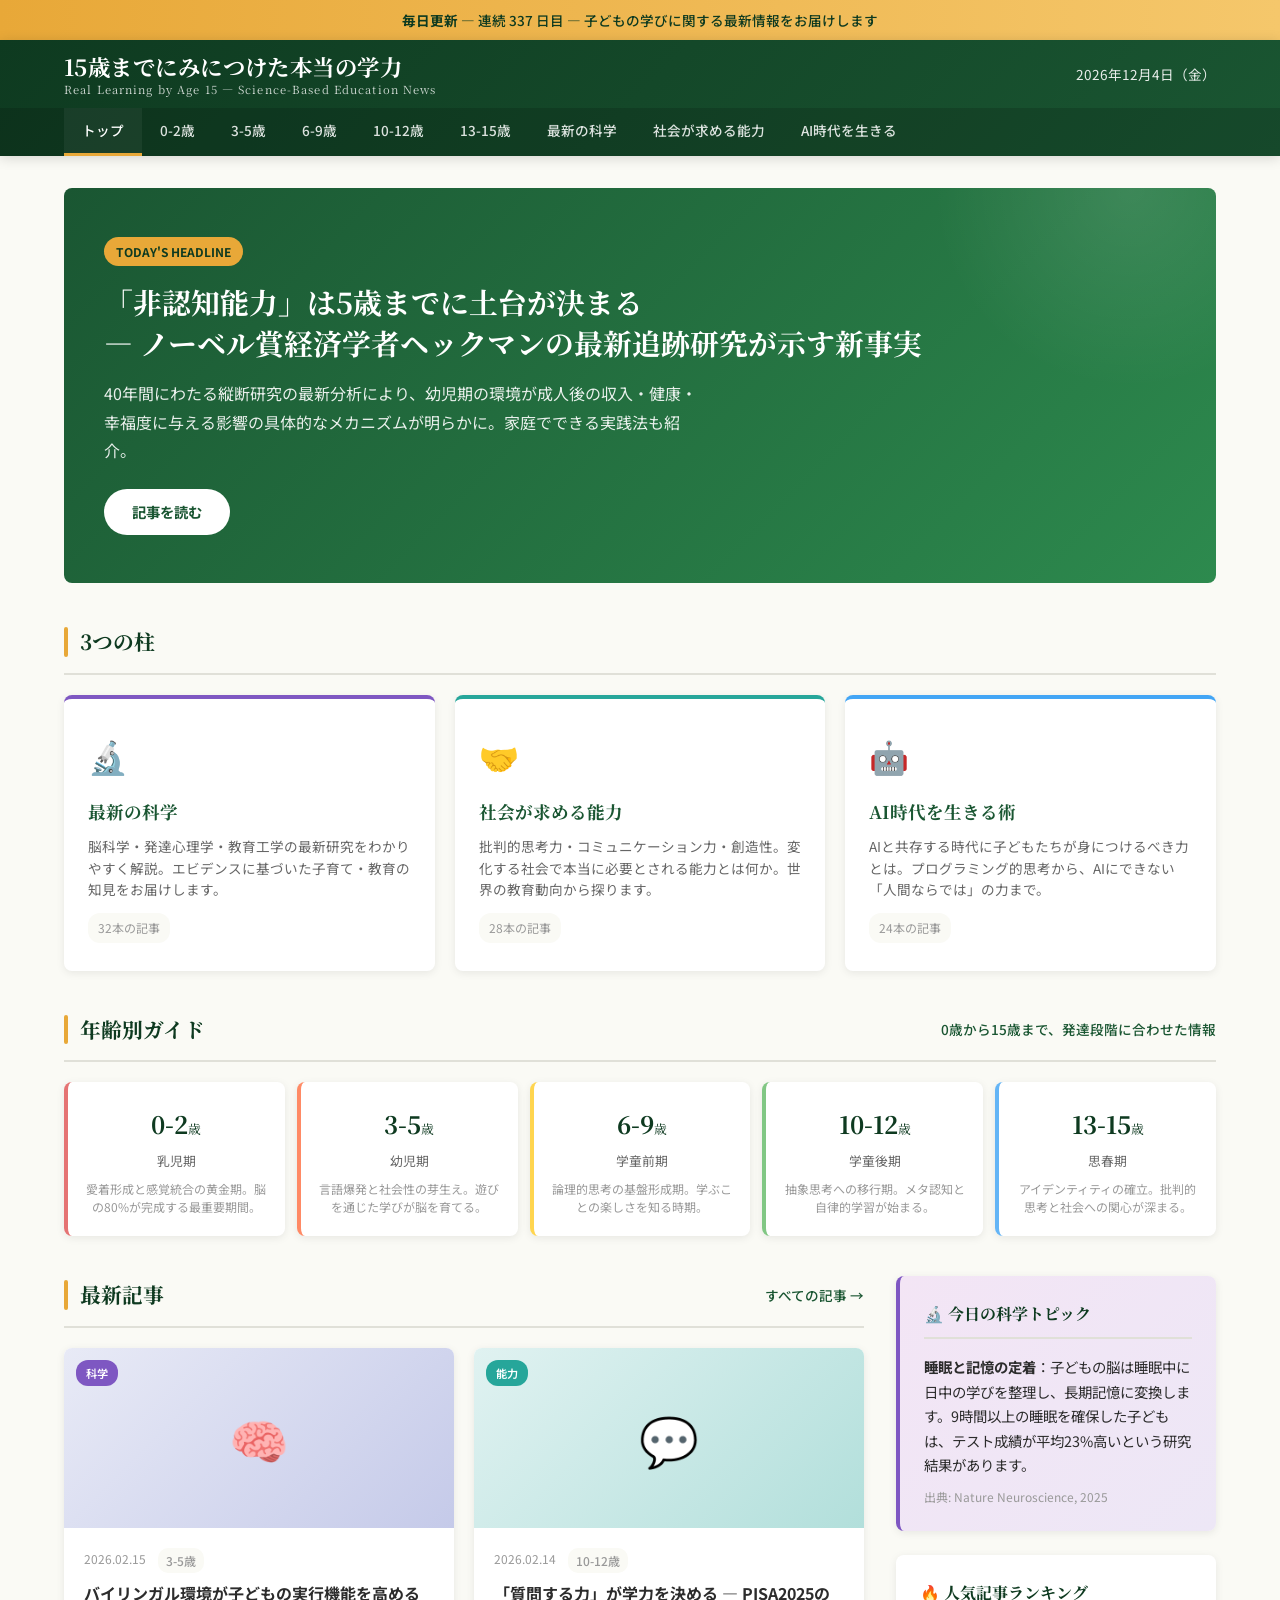
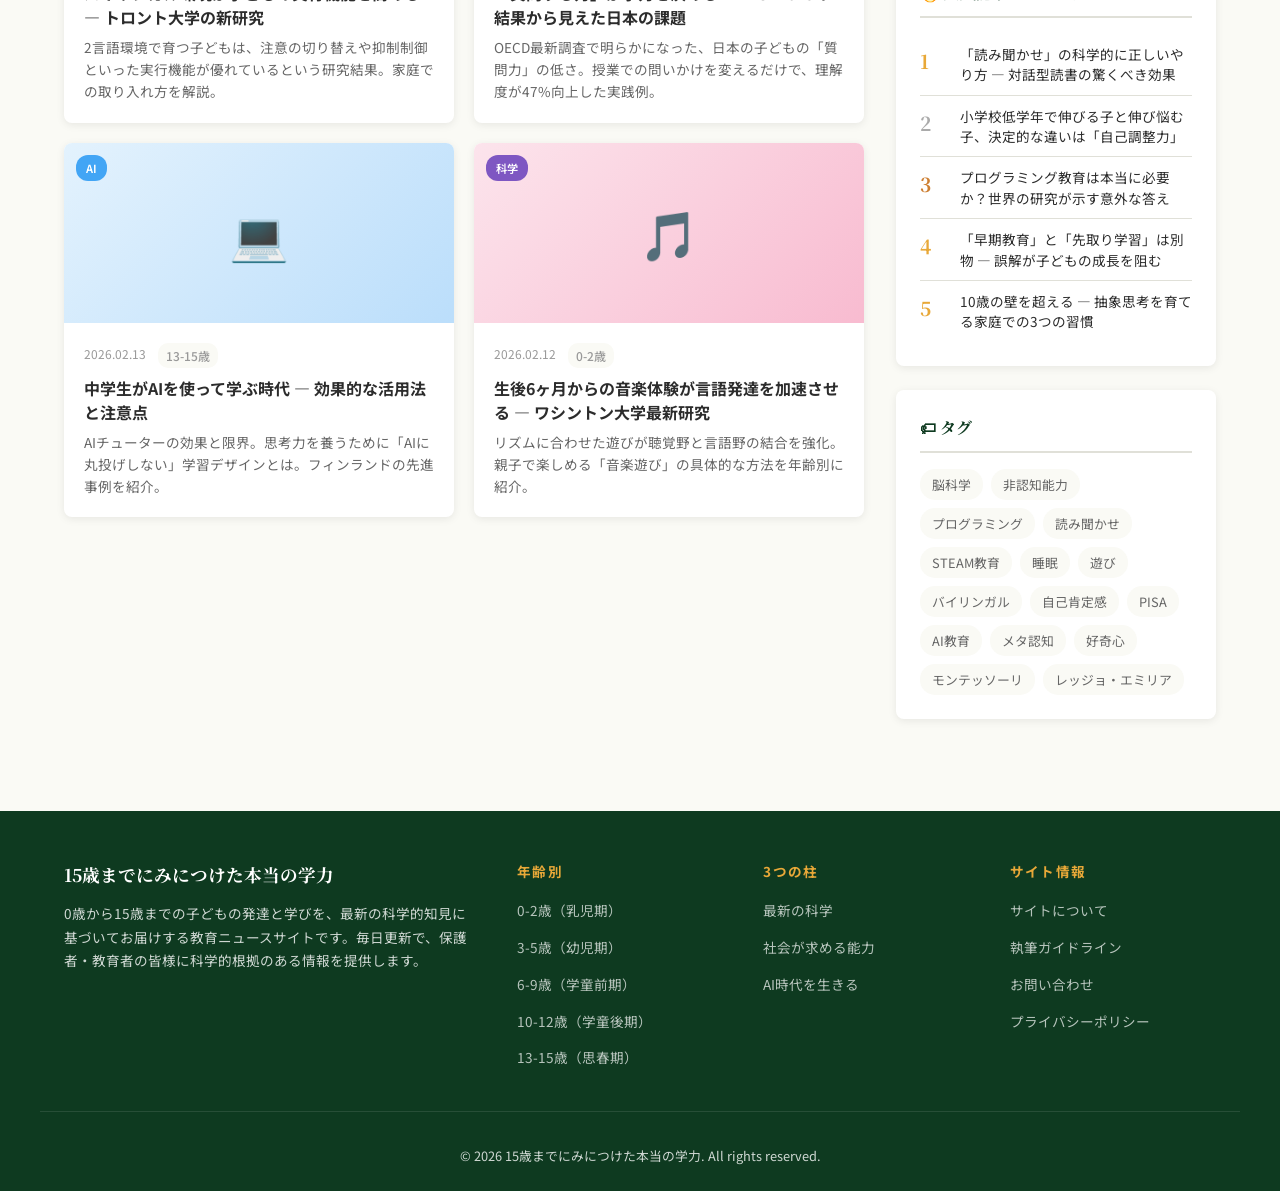
<file: index.html>
<!DOCTYPE html>
<html lang="ja">
<head>
  <meta charset="UTF-8">
  <meta name="viewport" content="width=device-width, initial-scale=1.0">
  <meta name="description" content="0歳から15歳までの子どもの本当の学力を、最新科学・社会で必要な能力・AI時代を生きる術の3本柱で毎日お届けする教育ニュースサイト">
  <title>15歳までにみにつけた本当の学力 | 科学が照らす子どもの未来</title>
  <link rel="preconnect" href="https://fonts.googleapis.com">
  <link rel="preconnect" href="https://fonts.gstatic.com" crossorigin>
  <link href="https://fonts.googleapis.com/css2?family=Noto+Sans+JP:wght@400;500;700&family=Noto+Serif+JP:wght@400;700&display=swap" rel="stylesheet">
  <link rel="stylesheet" href="css/style.css">
</head>
<body>

  <!-- Daily Update Bar -->
  <div class="daily-update">
    <strong>毎日更新</strong> &#8212; 連続 <span class="day-count">1</span> 日目 &#8212; 子どもの学びに関する最新情報をお届けします
  </div>

  <!-- Header -->
  <header class="site-header">
    <div class="header-top">
      <div class="site-logo">
        <h1>
          15歳までにみにつけた本当の学力
          <span>Real Learning by Age 15 &#8212; Science-Based Education News</span>
        </h1>
      </div>
      <div class="header-date"></div>
      <button class="menu-toggle" aria-label="メニュー" aria-expanded="false">&#9776;</button>
    </div>
    <nav class="main-nav">
      <ul>
        <li><a href="index.html" class="active">トップ</a></li>
        <li><a href="age/0-2/index.html">0-2歳</a></li>
        <li><a href="age/3-5/index.html">3-5歳</a></li>
        <li><a href="age/6-9/index.html">6-9歳</a></li>
        <li><a href="age/10-12/index.html">10-12歳</a></li>
        <li><a href="age/13-15/index.html">13-15歳</a></li>
        <li><a href="articles/science.html">最新の科学</a></li>
        <li><a href="articles/skills.html">社会が求める能力</a></li>
        <li><a href="articles/ai-era.html">AI時代を生きる</a></li>
      </ul>
    </nav>
  </header>

  <!-- Main Content -->
  <main class="main-content">
    <div class="container">

      <!-- Hero Section -->
      <section class="hero-section">
        <div class="hero-banner">
          <span class="hero-tag">TODAY'S HEADLINE</span>
          <h2>「非認知能力」は5歳までに土台が決まる<br>&#8212; ノーベル賞経済学者ヘックマンの最新追跡研究が示す新事実</h2>
          <p>40年間にわたる縦断研究の最新分析により、幼児期の環境が成人後の収入・健康・幸福度に与える影響の具体的なメカニズムが明らかに。家庭でできる実践法も紹介。</p>
          <a href="articles/sample-article.html" class="hero-btn">記事を読む</a>
        </div>
      </section>

      <!-- Three Pillars -->
      <section class="pillars-section">
        <div class="section-header">
          <h2>3つの柱</h2>
        </div>
        <div class="pillars-grid">
          <a href="articles/science.html" class="pillar-card science">
            <div class="pillar-icon">&#x1F52C;</div>
            <h3>最新の科学</h3>
            <p>脳科学・発達心理学・教育工学の最新研究をわかりやすく解説。エビデンスに基づいた子育て・教育の知見をお届けします。</p>
            <span class="pillar-count">32本の記事</span>
          </a>
          <a href="articles/skills.html" class="pillar-card skills">
            <div class="pillar-icon">&#x1F91D;</div>
            <h3>社会が求める能力</h3>
            <p>批判的思考力・コミュニケーション力・創造性。変化する社会で本当に必要とされる能力とは何か。世界の教育動向から探ります。</p>
            <span class="pillar-count">28本の記事</span>
          </a>
          <a href="articles/ai-era.html" class="pillar-card ai">
            <div class="pillar-icon">&#x1F916;</div>
            <h3>AI時代を生きる術</h3>
            <p>AIと共存する時代に子どもたちが身につけるべき力とは。プログラミング的思考から、AIにできない「人間ならでは」の力まで。</p>
            <span class="pillar-count">24本の記事</span>
          </a>
        </div>
      </section>

      <!-- Age Stage Navigation -->
      <section class="age-nav-section">
        <div class="section-header">
          <h2>年齢別ガイド</h2>
          <span class="more-link">0歳から15歳まで、発達段階に合わせた情報</span>
        </div>
        <div class="age-stages">
          <a href="age/0-2/index.html" class="age-card">
            <div class="age-range">0-2<span>歳</span></div>
            <div class="age-label">乳児期</div>
            <div class="age-desc">愛着形成と感覚統合の黄金期。脳の80%が完成する最重要期間。</div>
          </a>
          <a href="age/3-5/index.html" class="age-card">
            <div class="age-range">3-5<span>歳</span></div>
            <div class="age-label">幼児期</div>
            <div class="age-desc">言語爆発と社会性の芽生え。遊びを通じた学びが脳を育てる。</div>
          </a>
          <a href="age/6-9/index.html" class="age-card">
            <div class="age-range">6-9<span>歳</span></div>
            <div class="age-label">学童前期</div>
            <div class="age-desc">論理的思考の基盤形成期。学ぶことの楽しさを知る時期。</div>
          </a>
          <a href="age/10-12/index.html" class="age-card">
            <div class="age-range">10-12<span>歳</span></div>
            <div class="age-label">学童後期</div>
            <div class="age-desc">抽象思考への移行期。メタ認知と自律的学習が始まる。</div>
          </a>
          <a href="age/13-15/index.html" class="age-card">
            <div class="age-range">13-15<span>歳</span></div>
            <div class="age-label">思春期</div>
            <div class="age-desc">アイデンティティの確立。批判的思考と社会への関心が深まる。</div>
          </a>
        </div>
      </section>

      <!-- Latest Articles + Sidebar -->
      <div class="content-grid">
        <section class="latest-articles">
          <div class="section-header">
            <h2>最新記事</h2>
            <a href="articles/science.html" class="more-link">すべての記事 &rarr;</a>
          </div>
          <div class="articles-grid">

            <article class="article-card">
              <div class="article-thumb" style="background: linear-gradient(135deg, #e8eaf6, #c5cae9);">
                <span class="thumb-category science">科学</span>
                &#x1F9E0;
              </div>
              <div class="article-body">
                <div class="article-meta">
                  <time>2026.02.15</time>
                  <span class="age-tag">3-5歳</span>
                </div>
                <h3><a href="articles/sample-article.html">バイリンガル環境が子どもの実行機能を高める &#8212; トロント大学の新研究</a></h3>
                <p class="excerpt">2言語環境で育つ子どもは、注意の切り替えや抑制制御といった実行機能が優れているという研究結果。家庭での取り入れ方を解説。</p>
              </div>
            </article>

            <article class="article-card">
              <div class="article-thumb" style="background: linear-gradient(135deg, #e0f2f1, #b2dfdb);">
                <span class="thumb-category skills">能力</span>
                &#x1F4AC;
              </div>
              <div class="article-body">
                <div class="article-meta">
                  <time>2026.02.14</time>
                  <span class="age-tag">10-12歳</span>
                </div>
                <h3><a href="#">「質問する力」が学力を決める &#8212; PISA2025の結果から見えた日本の課題</a></h3>
                <p class="excerpt">OECD最新調査で明らかになった、日本の子どもの「質問力」の低さ。授業での問いかけを変えるだけで、理解度が47%向上した実践例。</p>
              </div>
            </article>

            <article class="article-card">
              <div class="article-thumb" style="background: linear-gradient(135deg, #e3f2fd, #bbdefb);">
                <span class="thumb-category ai">AI</span>
                &#x1F4BB;
              </div>
              <div class="article-body">
                <div class="article-meta">
                  <time>2026.02.13</time>
                  <span class="age-tag">13-15歳</span>
                </div>
                <h3><a href="#">中学生がAIを使って学ぶ時代 &#8212; 効果的な活用法と注意点</a></h3>
                <p class="excerpt">AIチューターの効果と限界。思考力を養うために「AIに丸投げしない」学習デザインとは。フィンランドの先進事例を紹介。</p>
              </div>
            </article>

            <article class="article-card">
              <div class="article-thumb" style="background: linear-gradient(135deg, #fce4ec, #f8bbd0);">
                <span class="thumb-category science">科学</span>
                &#x1F3B5;
              </div>
              <div class="article-body">
                <div class="article-meta">
                  <time>2026.02.12</time>
                  <span class="age-tag">0-2歳</span>
                </div>
                <h3><a href="#">生後6ヶ月からの音楽体験が言語発達を加速させる &#8212; ワシントン大学最新研究</a></h3>
                <p class="excerpt">リズムに合わせた遊びが聴覚野と言語野の結合を強化。親子で楽しめる「音楽遊び」の具体的な方法を年齢別に紹介。</p>
              </div>
            </article>

          </div>
        </section>

        <!-- Sidebar -->
        <aside class="sidebar">
          <div class="sidebar-widget today-science">
            <h3>&#x1F52C; 今日の科学トピック</h3>
            <p class="science-fact">
              <strong>睡眠と記憶の定着</strong>：子どもの脳は睡眠中に日中の学びを整理し、長期記憶に変換します。9時間以上の睡眠を確保した子どもは、テスト成績が平均23%高いという研究結果があります。
            </p>
            <p class="science-source">出典: Nature Neuroscience, 2025</p>
          </div>

          <div class="sidebar-widget">
            <h3>&#x1F525; 人気記事ランキング</h3>
            <ol class="ranking-list">
              <li>
                <span class="ranking-num">1</span>
                <a href="#">「読み聞かせ」の科学的に正しいやり方 &#8212; 対話型読書の驚くべき効果</a>
              </li>
              <li>
                <span class="ranking-num">2</span>
                <a href="#">小学校低学年で伸びる子と伸び悩む子、決定的な違いは「自己調整力」</a>
              </li>
              <li>
                <span class="ranking-num">3</span>
                <a href="#">プログラミング教育は本当に必要か？世界の研究が示す意外な答え</a>
              </li>
              <li>
                <span class="ranking-num">4</span>
                <a href="#">「早期教育」と「先取り学習」は別物 &#8212; 誤解が子どもの成長を阻む</a>
              </li>
              <li>
                <span class="ranking-num">5</span>
                <a href="#">10歳の壁を超える &#8212; 抽象思考を育てる家庭での3つの習慣</a>
              </li>
            </ol>
          </div>

          <div class="sidebar-widget">
            <h3>&#x1F3F7; タグ</h3>
            <div class="tag-cloud">
              <a href="#">脳科学</a>
              <a href="#">非認知能力</a>
              <a href="#">プログラミング</a>
              <a href="#">読み聞かせ</a>
              <a href="#">STEAM教育</a>
              <a href="#">睡眠</a>
              <a href="#">遊び</a>
              <a href="#">バイリンガル</a>
              <a href="#">自己肯定感</a>
              <a href="#">PISA</a>
              <a href="#">AI教育</a>
              <a href="#">メタ認知</a>
              <a href="#">好奇心</a>
              <a href="#">モンテッソーリ</a>
              <a href="#">レッジョ・エミリア</a>
            </div>
          </div>
        </aside>
      </div>

    </div>
  </main>

  <!-- Footer -->
  <footer class="site-footer">
    <div class="footer-grid">
      <div class="footer-about">
        <h3>15歳までにみにつけた本当の学力</h3>
        <p>0歳から15歳までの子どもの発達と学びを、最新の科学的知見に基づいてお届けする教育ニュースサイトです。毎日更新で、保護者・教育者の皆様に科学的根拠のある情報を提供します。</p>
      </div>
      <div class="footer-links">
        <h4>年齢別</h4>
        <ul>
          <li><a href="age/0-2/index.html">0-2歳（乳児期）</a></li>
          <li><a href="age/3-5/index.html">3-5歳（幼児期）</a></li>
          <li><a href="age/6-9/index.html">6-9歳（学童前期）</a></li>
          <li><a href="age/10-12/index.html">10-12歳（学童後期）</a></li>
          <li><a href="age/13-15/index.html">13-15歳（思春期）</a></li>
        </ul>
      </div>
      <div class="footer-links">
        <h4>3つの柱</h4>
        <ul>
          <li><a href="articles/science.html">最新の科学</a></li>
          <li><a href="articles/skills.html">社会が求める能力</a></li>
          <li><a href="articles/ai-era.html">AI時代を生きる</a></li>
        </ul>
      </div>
      <div class="footer-links">
        <h4>サイト情報</h4>
        <ul>
          <li><a href="#">サイトについて</a></li>
          <li><a href="#">執筆ガイドライン</a></li>
          <li><a href="#">お問い合わせ</a></li>
          <li><a href="#">プライバシーポリシー</a></li>
        </ul>
      </div>
    </div>
    <div class="footer-bottom">
      <p>&copy; 2026 15歳までにみにつけた本当の学力. All rights reserved.</p>
    </div>
  </footer>

  <script src="js/main.js"></script>
</body>
</html>
</file>
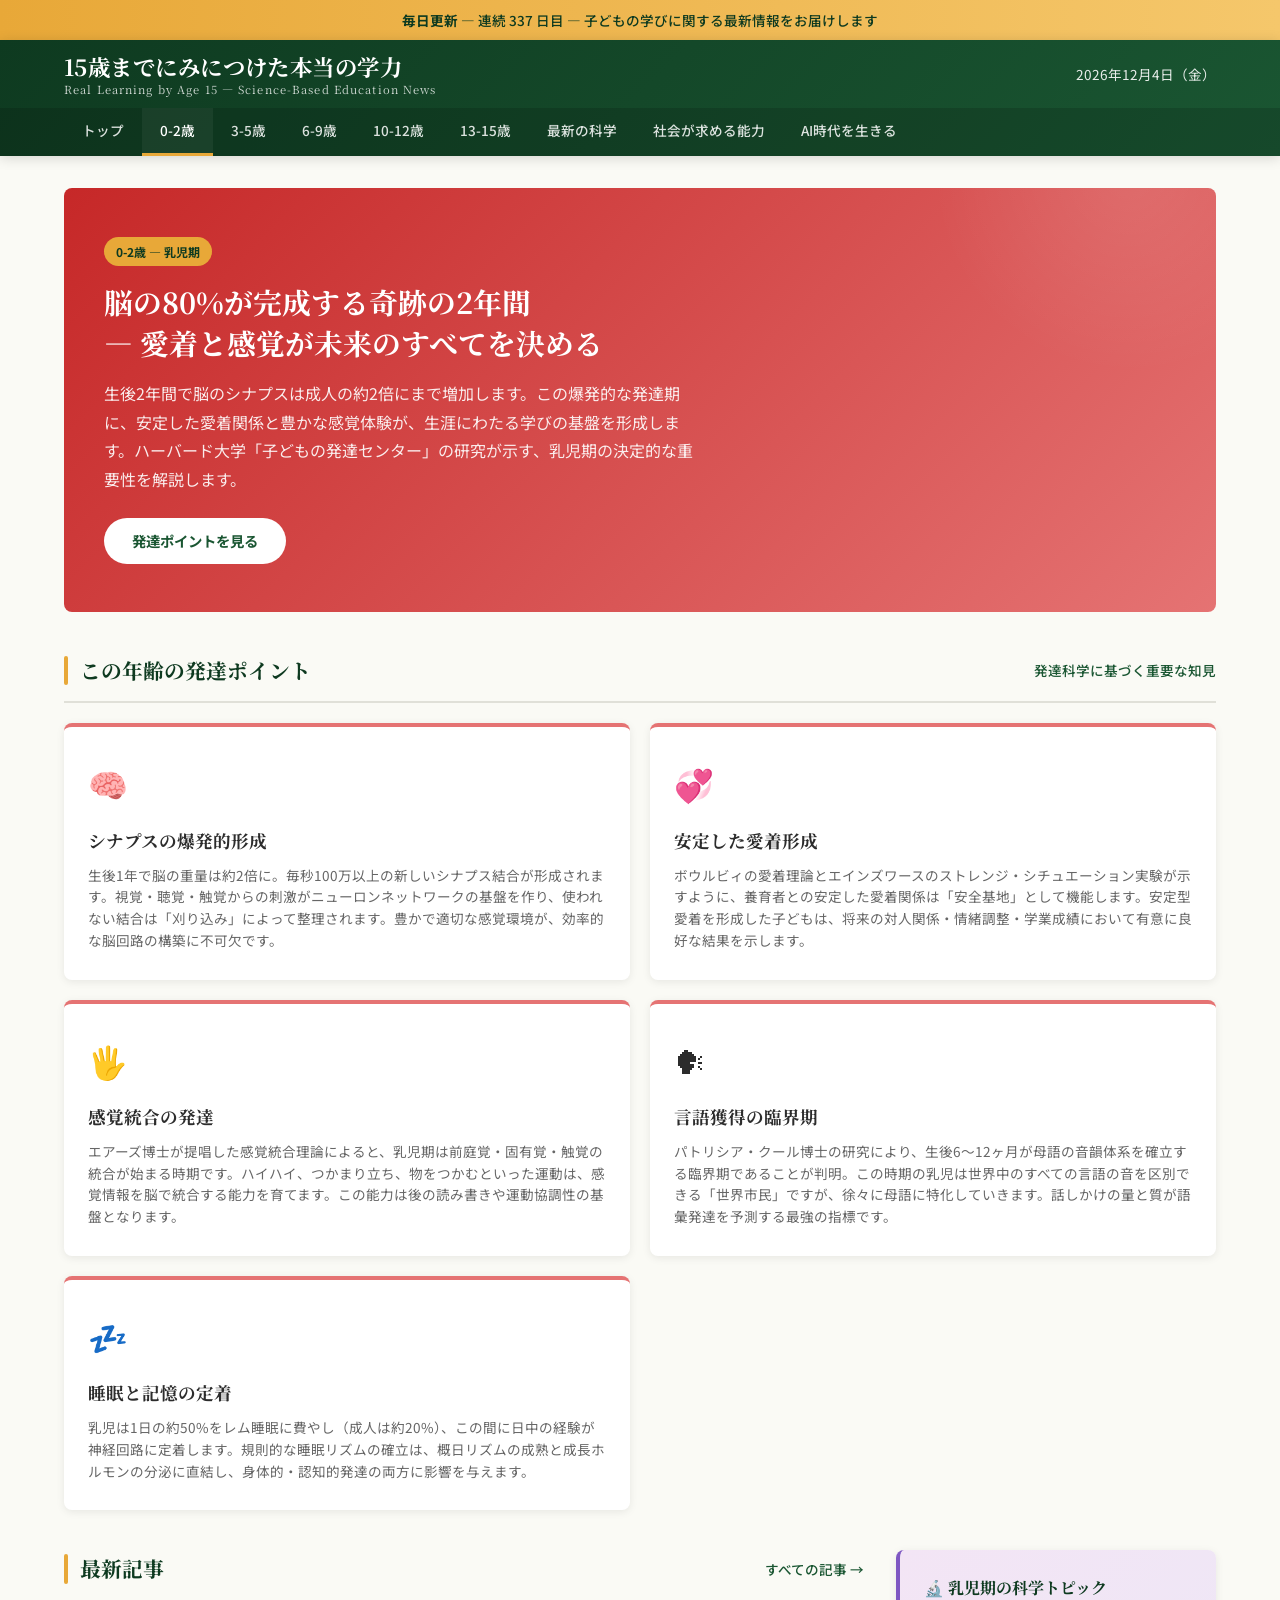
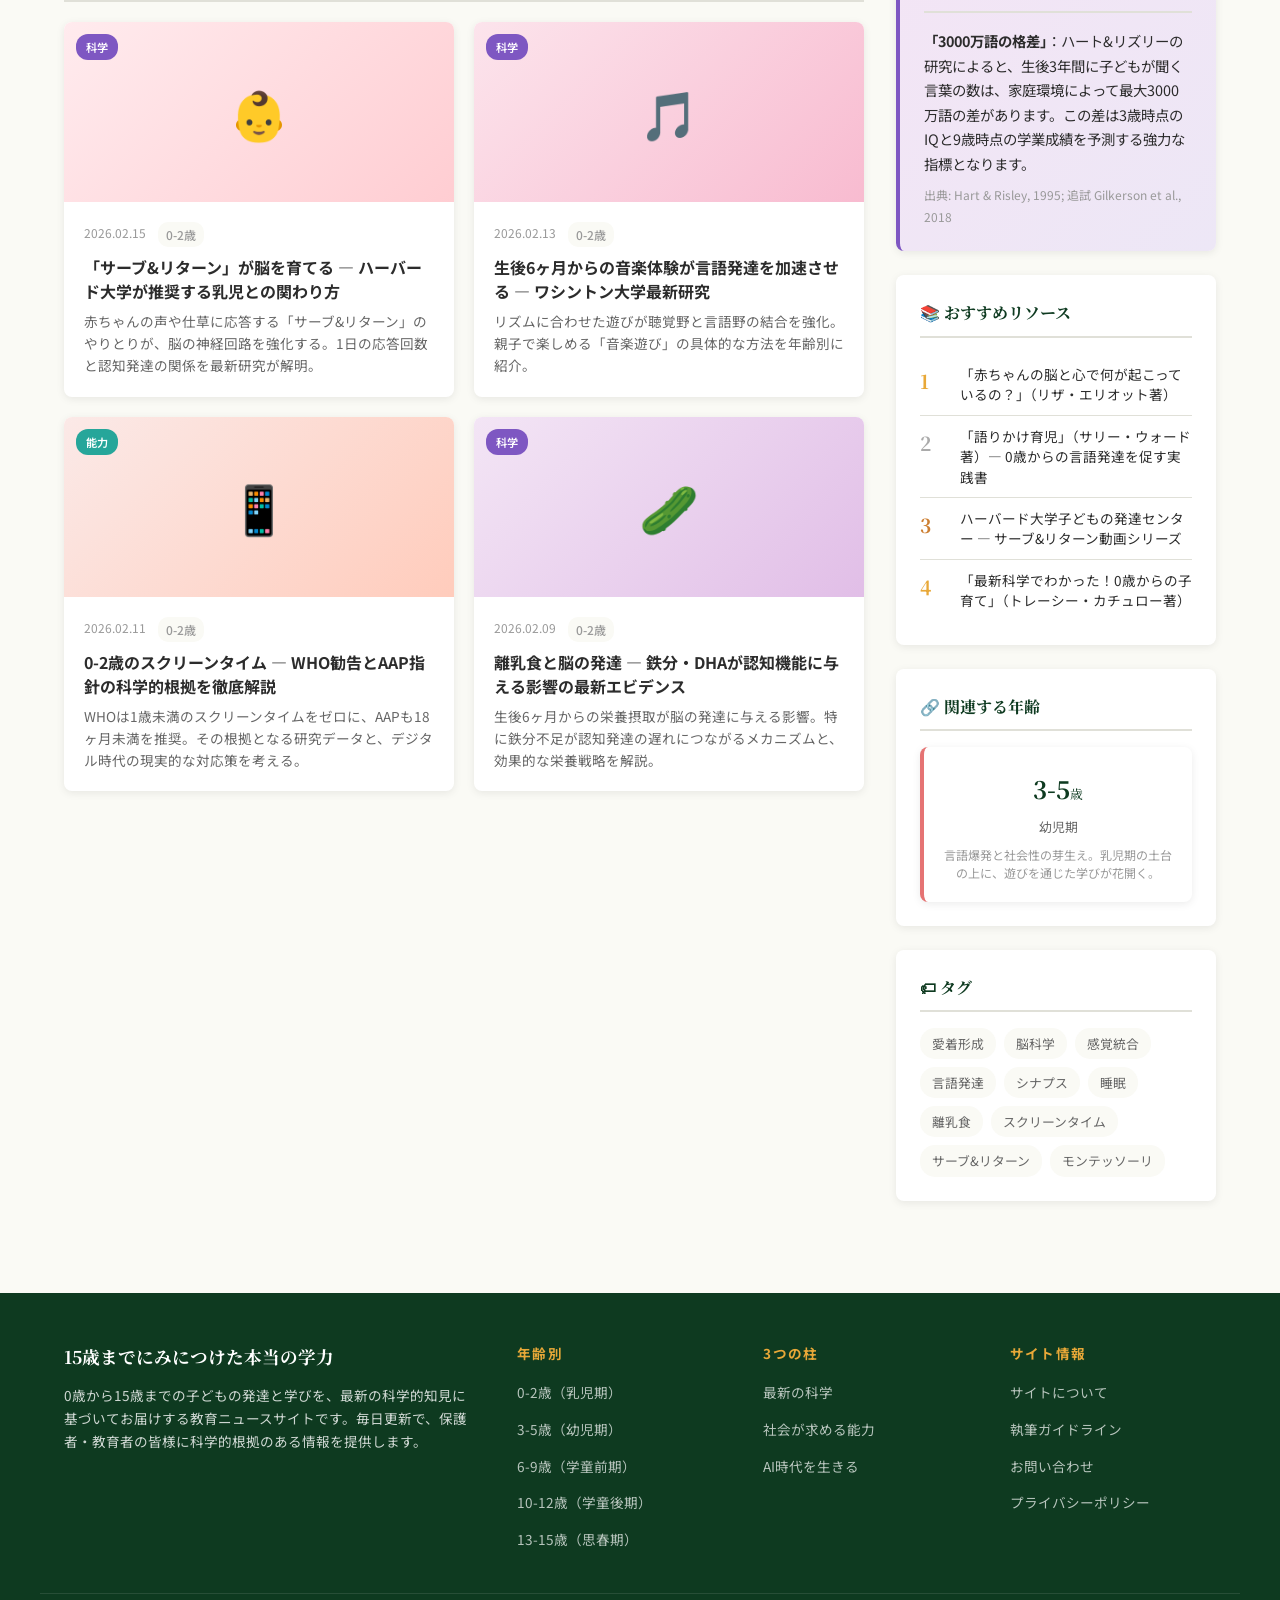
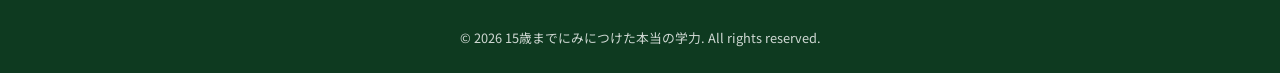
<file: age/0-2/index.html>
<!DOCTYPE html>
<html lang="ja">
<head>
  <meta charset="UTF-8">
  <meta name="viewport" content="width=device-width, initial-scale=1.0">
  <meta name="description" content="0歳から2歳の乳児期における脳の発達、愛着形成、感覚統合について。最新の発達科学に基づいた子育て情報をお届けします。">
  <title>乳児期（0-2歳）| 15歳までにみにつけた本当の学力</title>
  <link rel="preconnect" href="https://fonts.googleapis.com">
  <link rel="preconnect" href="https://fonts.gstatic.com" crossorigin>
  <link href="https://fonts.googleapis.com/css2?family=Noto+Sans+JP:wght@400;500;700&family=Noto+Serif+JP:wght@400;700&display=swap" rel="stylesheet">
  <link rel="stylesheet" href="../../css/style.css">
</head>
<body>

  <!-- Daily Update Bar -->
  <div class="daily-update">
    <strong>毎日更新</strong> &#8212; 連続 <span class="day-count">1</span> 日目 &#8212; 子どもの学びに関する最新情報をお届けします
  </div>

  <!-- Header -->
  <header class="site-header">
    <div class="header-top">
      <div class="site-logo">
        <h1>
          <a href="../../index.html" style="color: inherit; text-decoration: none;">
            15歳までにみにつけた本当の学力
            <span>Real Learning by Age 15 &#8212; Science-Based Education News</span>
          </a>
        </h1>
      </div>
      <div class="header-date"></div>
      <button class="menu-toggle" aria-label="メニュー" aria-expanded="false">&#9776;</button>
    </div>
    <nav class="main-nav">
      <ul>
        <li><a href="../../index.html">トップ</a></li>
        <li><a href="../0-2/index.html" class="active">0-2歳</a></li>
        <li><a href="../3-5/index.html">3-5歳</a></li>
        <li><a href="../6-9/index.html">6-9歳</a></li>
        <li><a href="../10-12/index.html">10-12歳</a></li>
        <li><a href="../13-15/index.html">13-15歳</a></li>
        <li><a href="../../articles/science.html">最新の科学</a></li>
        <li><a href="../../articles/skills.html">社会が求める能力</a></li>
        <li><a href="../../articles/ai-era.html">AI時代を生きる</a></li>
      </ul>
    </nav>
  </header>

  <!-- Main Content -->
  <main class="main-content">
    <div class="container">

      <!-- Hero Section -->
      <section class="hero-section">
        <div class="hero-banner" style="background: linear-gradient(135deg, #c62828, #e57373);">
          <span class="hero-tag">0-2歳 &#8212; 乳児期</span>
          <h2>脳の80%が完成する奇跡の2年間<br>&#8212; 愛着と感覚が未来のすべてを決める</h2>
          <p>生後2年間で脳のシナプスは成人の約2倍にまで増加します。この爆発的な発達期に、安定した愛着関係と豊かな感覚体験が、生涯にわたる学びの基盤を形成します。ハーバード大学「子どもの発達センター」の研究が示す、乳児期の決定的な重要性を解説します。</p>
          <a href="#developmental-points" class="hero-btn">発達ポイントを見る</a>
        </div>
      </section>

      <!-- Developmental Points Section -->
      <section class="pillars-section" id="developmental-points">
        <div class="section-header">
          <h2>この年齢の発達ポイント</h2>
          <span class="more-link">発達科学に基づく重要な知見</span>
        </div>
        <div class="pillars-grid" style="grid-template-columns: repeat(2, 1fr);">

          <div class="pillar-card" style="border-top-color: var(--age-0-2);">
            <div class="pillar-icon">&#x1F9E0;</div>
            <h3>シナプスの爆発的形成</h3>
            <p>生後1年で脳の重量は約2倍に。毎秒100万以上の新しいシナプス結合が形成されます。視覚・聴覚・触覚からの刺激がニューロンネットワークの基盤を作り、使われない結合は「刈り込み」によって整理されます。豊かで適切な感覚環境が、効率的な脳回路の構築に不可欠です。</p>
          </div>

          <div class="pillar-card" style="border-top-color: var(--age-0-2);">
            <div class="pillar-icon">&#x1F49E;</div>
            <h3>安定した愛着形成</h3>
            <p>ボウルビィの愛着理論とエインズワースのストレンジ・シチュエーション実験が示すように、養育者との安定した愛着関係は「安全基地」として機能します。安定型愛着を形成した子どもは、将来の対人関係・情緒調整・学業成績において有意に良好な結果を示します。</p>
          </div>

          <div class="pillar-card" style="border-top-color: var(--age-0-2);">
            <div class="pillar-icon">&#x1F590;</div>
            <h3>感覚統合の発達</h3>
            <p>エアーズ博士が提唱した感覚統合理論によると、乳児期は前庭覚・固有覚・触覚の統合が始まる時期です。ハイハイ、つかまり立ち、物をつかむといった運動は、感覚情報を脳で統合する能力を育てます。この能力は後の読み書きや運動協調性の基盤となります。</p>
          </div>

          <div class="pillar-card" style="border-top-color: var(--age-0-2);">
            <div class="pillar-icon">&#x1F5E3;</div>
            <h3>言語獲得の臨界期</h3>
            <p>パトリシア・クール博士の研究により、生後6〜12ヶ月が母語の音韻体系を確立する臨界期であることが判明。この時期の乳児は世界中のすべての言語の音を区別できる「世界市民」ですが、徐々に母語に特化していきます。話しかけの量と質が語彙発達を予測する最強の指標です。</p>
          </div>

          <div class="pillar-card" style="border-top-color: var(--age-0-2);">
            <div class="pillar-icon">&#x1F4A4;</div>
            <h3>睡眠と記憶の定着</h3>
            <p>乳児は1日の約50%をレム睡眠に費やし（成人は約20%）、この間に日中の経験が神経回路に定着します。規則的な睡眠リズムの確立は、概日リズムの成熟と成長ホルモンの分泌に直結し、身体的・認知的発達の両方に影響を与えます。</p>
          </div>

        </div>
      </section>

      <!-- Latest Articles + Sidebar -->
      <div class="content-grid">
        <section class="latest-articles">
          <div class="section-header">
            <h2>最新記事</h2>
            <a href="../../articles/science.html" class="more-link">すべての記事 &rarr;</a>
          </div>
          <div class="articles-grid">

            <article class="article-card">
              <div class="article-thumb" style="background: linear-gradient(135deg, #ffebee, #ffcdd2);">
                <span class="thumb-category science">科学</span>
                &#x1F476;
              </div>
              <div class="article-body">
                <div class="article-meta">
                  <time>2026.02.15</time>
                  <span class="age-tag">0-2歳</span>
                </div>
                <h3><a href="#">「サーブ&リターン」が脳を育てる &#8212; ハーバード大学が推奨する乳児との関わり方</a></h3>
                <p class="excerpt">赤ちゃんの声や仕草に応答する「サーブ&リターン」のやりとりが、脳の神経回路を強化する。1日の応答回数と認知発達の関係を最新研究が解明。</p>
              </div>
            </article>

            <article class="article-card">
              <div class="article-thumb" style="background: linear-gradient(135deg, #fce4ec, #f8bbd0);">
                <span class="thumb-category science">科学</span>
                &#x1F3B5;
              </div>
              <div class="article-body">
                <div class="article-meta">
                  <time>2026.02.13</time>
                  <span class="age-tag">0-2歳</span>
                </div>
                <h3><a href="#">生後6ヶ月からの音楽体験が言語発達を加速させる &#8212; ワシントン大学最新研究</a></h3>
                <p class="excerpt">リズムに合わせた遊びが聴覚野と言語野の結合を強化。親子で楽しめる「音楽遊び」の具体的な方法を年齢別に紹介。</p>
              </div>
            </article>

            <article class="article-card">
              <div class="article-thumb" style="background: linear-gradient(135deg, #fbe9e7, #ffccbc);">
                <span class="thumb-category skills">能力</span>
                &#x1F4F1;
              </div>
              <div class="article-body">
                <div class="article-meta">
                  <time>2026.02.11</time>
                  <span class="age-tag">0-2歳</span>
                </div>
                <h3><a href="#">0-2歳のスクリーンタイム &#8212; WHO勧告とAAP指針の科学的根拠を徹底解説</a></h3>
                <p class="excerpt">WHOは1歳未満のスクリーンタイムをゼロに、AAPも18ヶ月未満を推奨。その根拠となる研究データと、デジタル時代の現実的な対応策を考える。</p>
              </div>
            </article>

            <article class="article-card">
              <div class="article-thumb" style="background: linear-gradient(135deg, #f3e5f5, #e1bee7);">
                <span class="thumb-category science">科学</span>
                &#x1F952;
              </div>
              <div class="article-body">
                <div class="article-meta">
                  <time>2026.02.09</time>
                  <span class="age-tag">0-2歳</span>
                </div>
                <h3><a href="#">離乳食と脳の発達 &#8212; 鉄分・DHAが認知機能に与える影響の最新エビデンス</a></h3>
                <p class="excerpt">生後6ヶ月からの栄養摂取が脳の発達に与える影響。特に鉄分不足が認知発達の遅れにつながるメカニズムと、効果的な栄養戦略を解説。</p>
              </div>
            </article>

          </div>
        </section>

        <!-- Sidebar -->
        <aside class="sidebar">
          <div class="sidebar-widget today-science">
            <h3>&#x1F52C; 乳児期の科学トピック</h3>
            <p class="science-fact">
              <strong>「3000万語の格差」</strong>：ハート&リズリーの研究によると、生後3年間に子どもが聞く言葉の数は、家庭環境によって最大3000万語の差があります。この差は3歳時点のIQと9歳時点の学業成績を予測する強力な指標となります。
            </p>
            <p class="science-source">出典: Hart & Risley, 1995; 追試 Gilkerson et al., 2018</p>
          </div>

          <div class="sidebar-widget">
            <h3>&#x1F4DA; おすすめリソース</h3>
            <ol class="ranking-list">
              <li>
                <span class="ranking-num">1</span>
                <a href="#">「赤ちゃんの脳と心で何が起こっているの？」（リザ・エリオット著）</a>
              </li>
              <li>
                <span class="ranking-num">2</span>
                <a href="#">「語りかけ育児」（サリー・ウォード著）&#8212; 0歳からの言語発達を促す実践書</a>
              </li>
              <li>
                <span class="ranking-num">3</span>
                <a href="#">ハーバード大学子どもの発達センター &#8212; サーブ&リターン動画シリーズ</a>
              </li>
              <li>
                <span class="ranking-num">4</span>
                <a href="#">「最新科学でわかった！0歳からの子育て」（トレーシー・カチュロー著）</a>
              </li>
            </ol>
          </div>

          <div class="sidebar-widget">
            <h3>&#x1F517; 関連する年齢</h3>
            <div class="age-stages" style="grid-template-columns: 1fr;">
              <a href="../3-5/index.html" class="age-card">
                <div class="age-range">3-5<span>歳</span></div>
                <div class="age-label">幼児期</div>
                <div class="age-desc">言語爆発と社会性の芽生え。乳児期の土台の上に、遊びを通じた学びが花開く。</div>
              </a>
            </div>
          </div>

          <div class="sidebar-widget">
            <h3>&#x1F3F7; タグ</h3>
            <div class="tag-cloud">
              <a href="#">愛着形成</a>
              <a href="#">脳科学</a>
              <a href="#">感覚統合</a>
              <a href="#">言語発達</a>
              <a href="#">シナプス</a>
              <a href="#">睡眠</a>
              <a href="#">離乳食</a>
              <a href="#">スクリーンタイム</a>
              <a href="#">サーブ&リターン</a>
              <a href="#">モンテッソーリ</a>
            </div>
          </div>
        </aside>
      </div>

    </div>
  </main>

  <!-- Footer -->
  <footer class="site-footer">
    <div class="footer-grid">
      <div class="footer-about">
        <h3>15歳までにみにつけた本当の学力</h3>
        <p>0歳から15歳までの子どもの発達と学びを、最新の科学的知見に基づいてお届けする教育ニュースサイトです。毎日更新で、保護者・教育者の皆様に科学的根拠のある情報を提供します。</p>
      </div>
      <div class="footer-links">
        <h4>年齢別</h4>
        <ul>
          <li><a href="../0-2/index.html">0-2歳（乳児期）</a></li>
          <li><a href="../3-5/index.html">3-5歳（幼児期）</a></li>
          <li><a href="../6-9/index.html">6-9歳（学童前期）</a></li>
          <li><a href="../10-12/index.html">10-12歳（学童後期）</a></li>
          <li><a href="../13-15/index.html">13-15歳（思春期）</a></li>
        </ul>
      </div>
      <div class="footer-links">
        <h4>3つの柱</h4>
        <ul>
          <li><a href="../../articles/science.html">最新の科学</a></li>
          <li><a href="../../articles/skills.html">社会が求める能力</a></li>
          <li><a href="../../articles/ai-era.html">AI時代を生きる</a></li>
        </ul>
      </div>
      <div class="footer-links">
        <h4>サイト情報</h4>
        <ul>
          <li><a href="#">サイトについて</a></li>
          <li><a href="#">執筆ガイドライン</a></li>
          <li><a href="#">お問い合わせ</a></li>
          <li><a href="#">プライバシーポリシー</a></li>
        </ul>
      </div>
    </div>
    <div class="footer-bottom">
      <p>&copy; 2026 15歳までにみにつけた本当の学力. All rights reserved.</p>
    </div>
  </footer>

  <script src="../../js/main.js"></script>
</body>
</html>
</file>
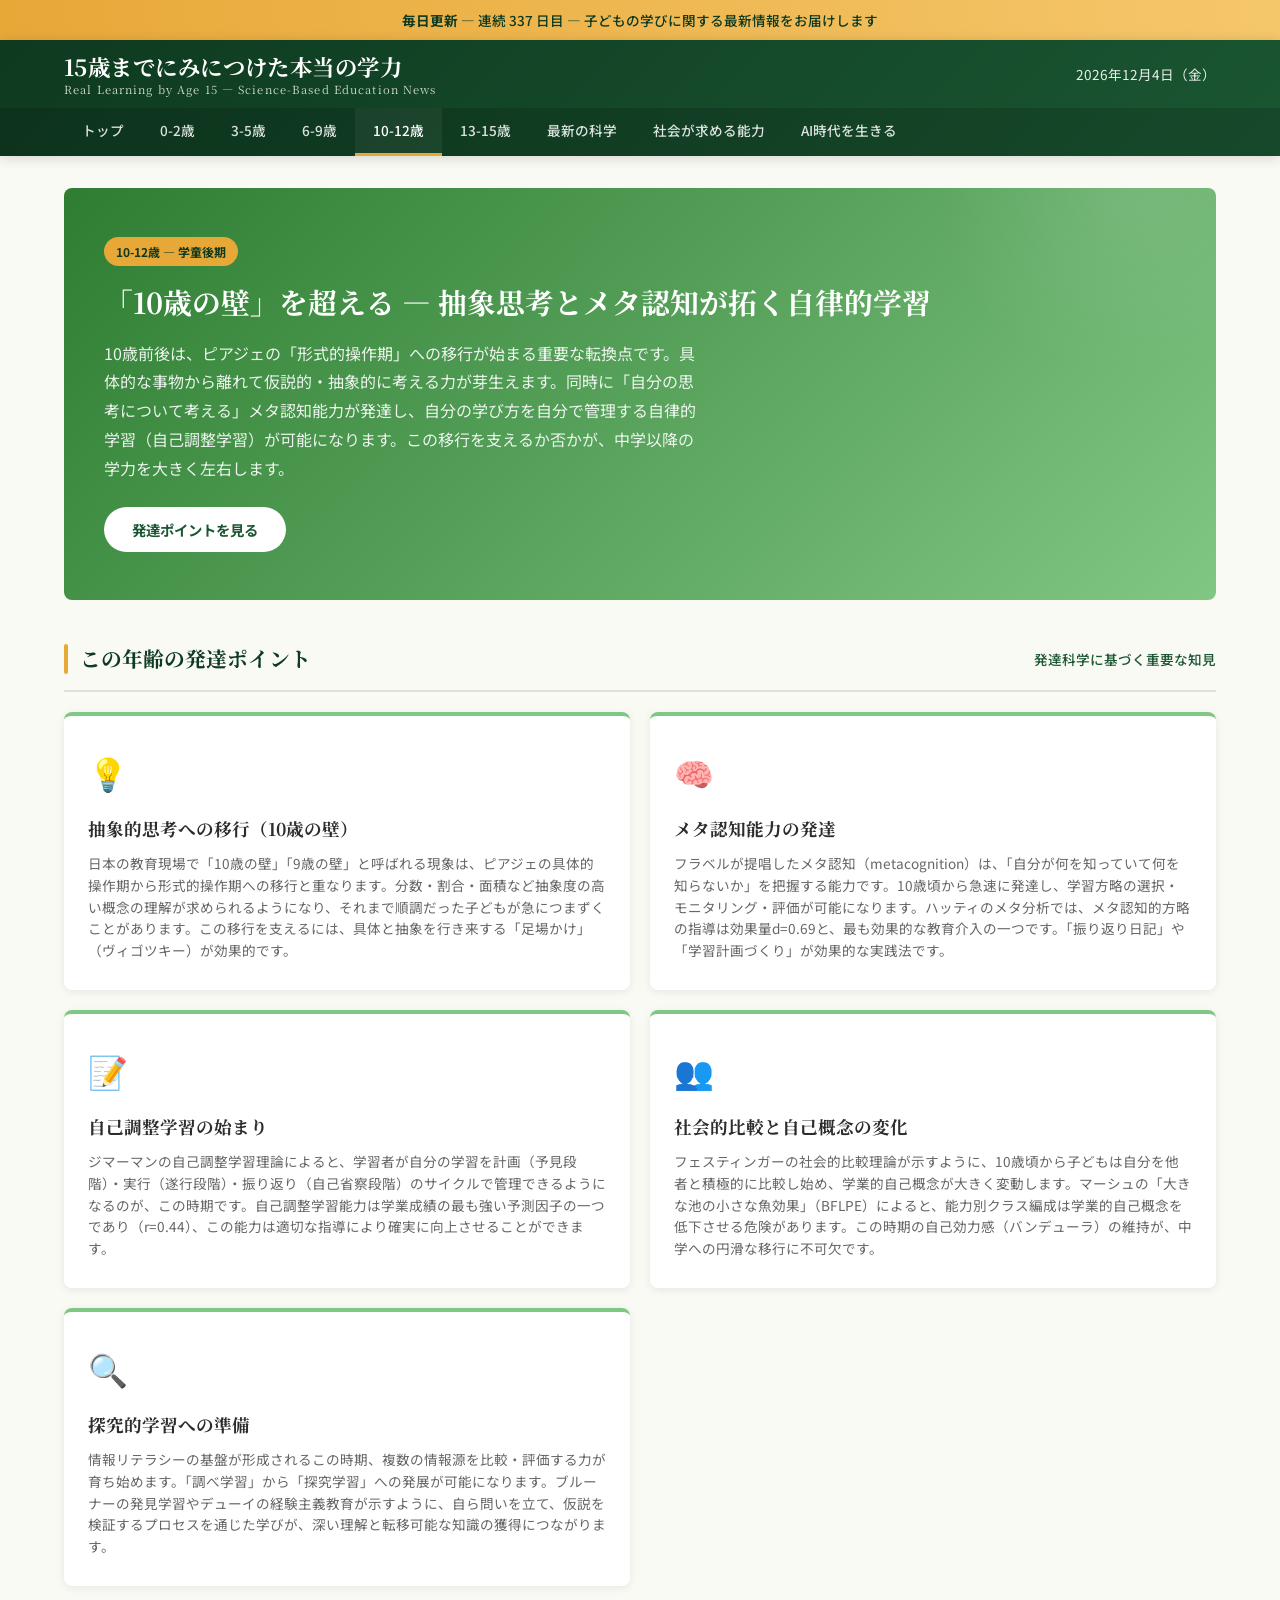
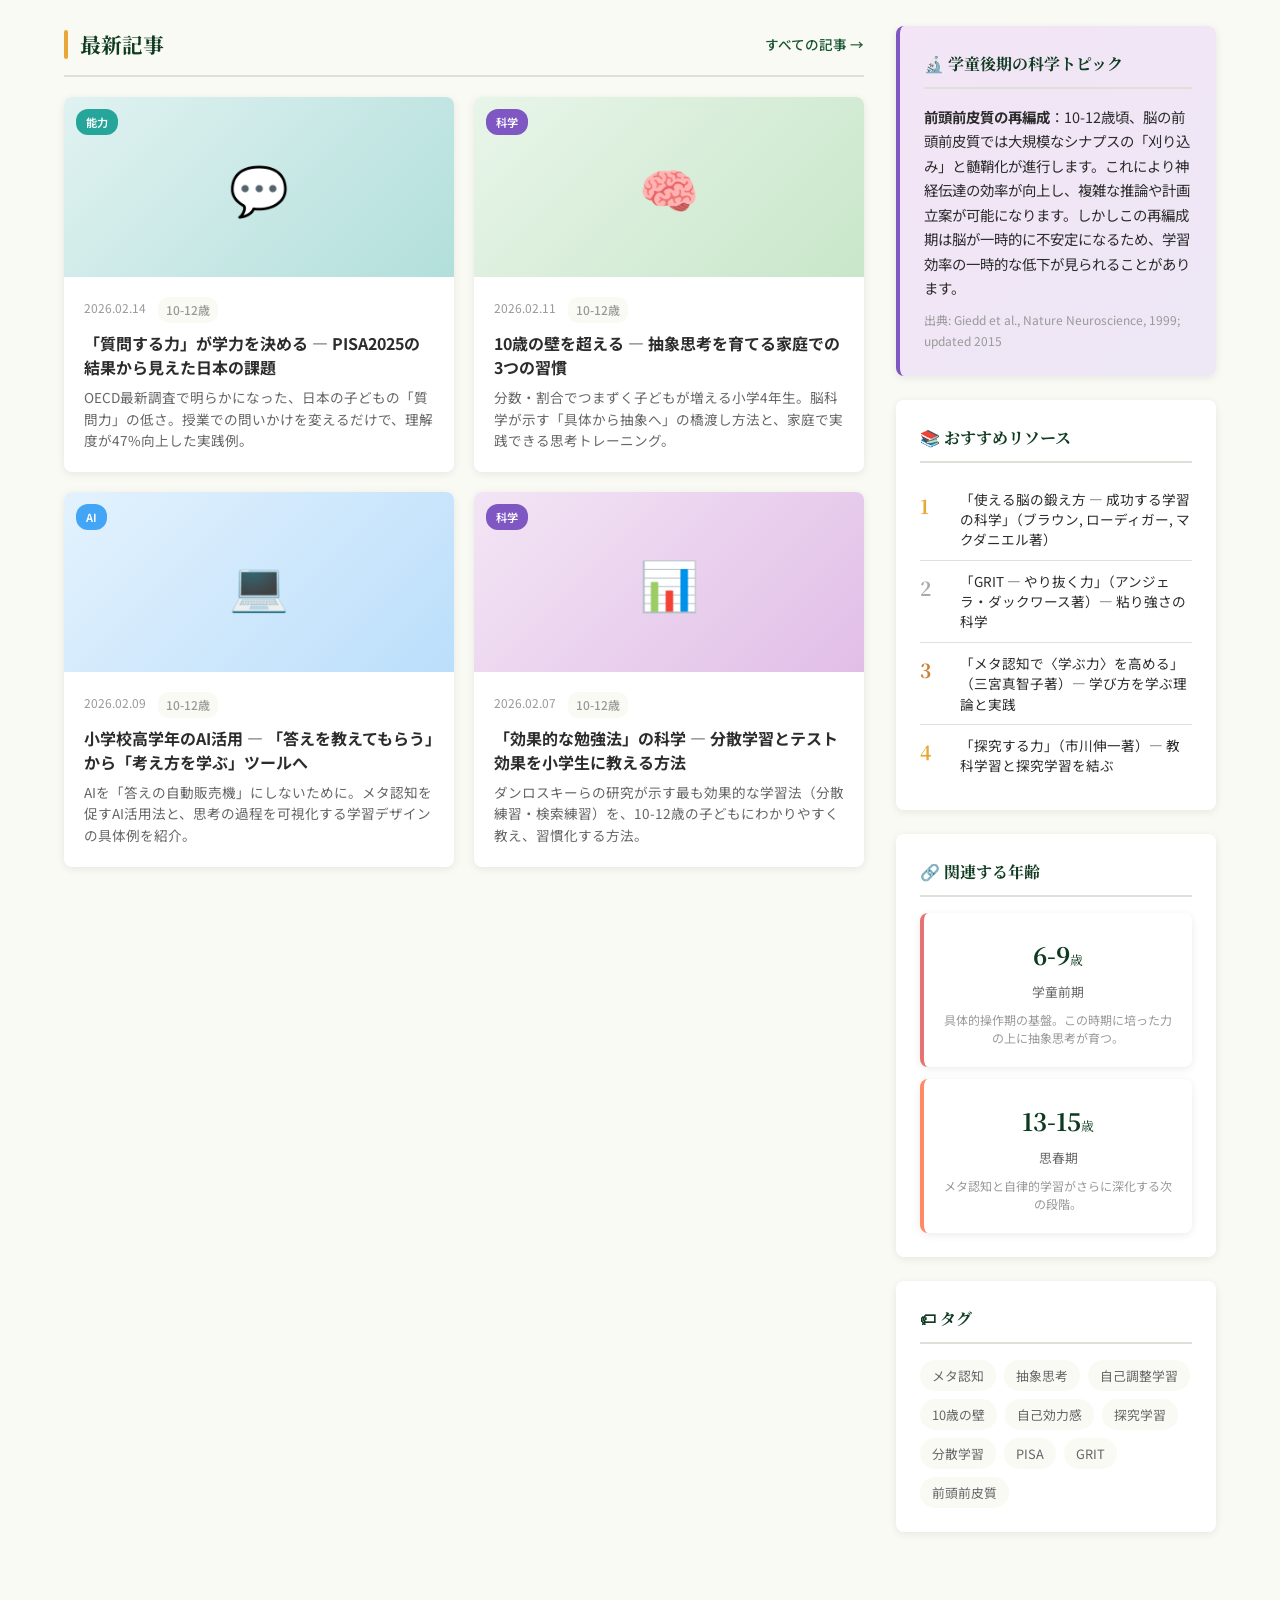
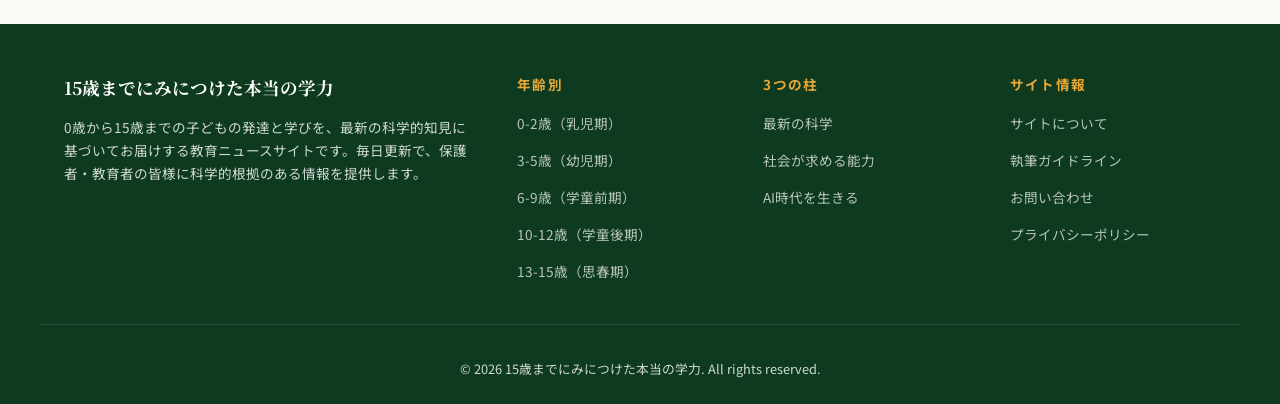
<file: age/10-12/index.html>
<!DOCTYPE html>
<html lang="ja">
<head>
  <meta charset="UTF-8">
  <meta name="viewport" content="width=device-width, initial-scale=1.0">
  <meta name="description" content="10歳から12歳の学童後期における抽象思考への移行、メタ認知の発達、自律的学習について。最新の発達科学に基づいた教育情報をお届けします。">
  <title>学童後期（10-12歳）| 15歳までにみにつけた本当の学力</title>
  <link rel="preconnect" href="https://fonts.googleapis.com">
  <link rel="preconnect" href="https://fonts.gstatic.com" crossorigin>
  <link href="https://fonts.googleapis.com/css2?family=Noto+Sans+JP:wght@400;500;700&family=Noto+Serif+JP:wght@400;700&display=swap" rel="stylesheet">
  <link rel="stylesheet" href="../../css/style.css">
</head>
<body>

  <!-- Daily Update Bar -->
  <div class="daily-update">
    <strong>毎日更新</strong> &#8212; 連続 <span class="day-count">1</span> 日目 &#8212; 子どもの学びに関する最新情報をお届けします
  </div>

  <!-- Header -->
  <header class="site-header">
    <div class="header-top">
      <div class="site-logo">
        <h1>
          <a href="../../index.html" style="color: inherit; text-decoration: none;">
            15歳までにみにつけた本当の学力
            <span>Real Learning by Age 15 &#8212; Science-Based Education News</span>
          </a>
        </h1>
      </div>
      <div class="header-date"></div>
      <button class="menu-toggle" aria-label="メニュー" aria-expanded="false">&#9776;</button>
    </div>
    <nav class="main-nav">
      <ul>
        <li><a href="../../index.html">トップ</a></li>
        <li><a href="../0-2/index.html">0-2歳</a></li>
        <li><a href="../3-5/index.html">3-5歳</a></li>
        <li><a href="../6-9/index.html">6-9歳</a></li>
        <li><a href="../10-12/index.html" class="active">10-12歳</a></li>
        <li><a href="../13-15/index.html">13-15歳</a></li>
        <li><a href="../../articles/science.html">最新の科学</a></li>
        <li><a href="../../articles/skills.html">社会が求める能力</a></li>
        <li><a href="../../articles/ai-era.html">AI時代を生きる</a></li>
      </ul>
    </nav>
  </header>

  <!-- Main Content -->
  <main class="main-content">
    <div class="container">

      <!-- Hero Section -->
      <section class="hero-section">
        <div class="hero-banner" style="background: linear-gradient(135deg, #2e7d32, #81c784);">
          <span class="hero-tag">10-12歳 &#8212; 学童後期</span>
          <h2>「10歳の壁」を超える &#8212; 抽象思考とメタ認知が拓く自律的学習</h2>
          <p>10歳前後は、ピアジェの「形式的操作期」への移行が始まる重要な転換点です。具体的な事物から離れて仮説的・抽象的に考える力が芽生えます。同時に「自分の思考について考える」メタ認知能力が発達し、自分の学び方を自分で管理する自律的学習（自己調整学習）が可能になります。この移行を支えるか否かが、中学以降の学力を大きく左右します。</p>
          <a href="#developmental-points" class="hero-btn">発達ポイントを見る</a>
        </div>
      </section>

      <!-- Developmental Points Section -->
      <section class="pillars-section" id="developmental-points">
        <div class="section-header">
          <h2>この年齢の発達ポイント</h2>
          <span class="more-link">発達科学に基づく重要な知見</span>
        </div>
        <div class="pillars-grid" style="grid-template-columns: repeat(2, 1fr);">

          <div class="pillar-card" style="border-top-color: var(--age-10-12);">
            <div class="pillar-icon">&#x1F4A1;</div>
            <h3>抽象的思考への移行（10歳の壁）</h3>
            <p>日本の教育現場で「10歳の壁」「9歳の壁」と呼ばれる現象は、ピアジェの具体的操作期から形式的操作期への移行と重なります。分数・割合・面積など抽象度の高い概念の理解が求められるようになり、それまで順調だった子どもが急につまずくことがあります。この移行を支えるには、具体と抽象を行き来する「足場かけ」（ヴィゴツキー）が効果的です。</p>
          </div>

          <div class="pillar-card" style="border-top-color: var(--age-10-12);">
            <div class="pillar-icon">&#x1F9E0;</div>
            <h3>メタ認知能力の発達</h3>
            <p>フラベルが提唱したメタ認知（metacognition）は、「自分が何を知っていて何を知らないか」を把握する能力です。10歳頃から急速に発達し、学習方略の選択・モニタリング・評価が可能になります。ハッティのメタ分析では、メタ認知的方略の指導は効果量d=0.69と、最も効果的な教育介入の一つです。「振り返り日記」や「学習計画づくり」が効果的な実践法です。</p>
          </div>

          <div class="pillar-card" style="border-top-color: var(--age-10-12);">
            <div class="pillar-icon">&#x1F4DD;</div>
            <h3>自己調整学習の始まり</h3>
            <p>ジマーマンの自己調整学習理論によると、学習者が自分の学習を計画（予見段階）・実行（遂行段階）・振り返り（自己省察段階）のサイクルで管理できるようになるのが、この時期です。自己調整学習能力は学業成績の最も強い予測因子の一つであり（r=0.44）、この能力は適切な指導により確実に向上させることができます。</p>
          </div>

          <div class="pillar-card" style="border-top-color: var(--age-10-12);">
            <div class="pillar-icon">&#x1F465;</div>
            <h3>社会的比較と自己概念の変化</h3>
            <p>フェスティンガーの社会的比較理論が示すように、10歳頃から子どもは自分を他者と積極的に比較し始め、学業的自己概念が大きく変動します。マーシュの「大きな池の小さな魚効果」（BFLPE）によると、能力別クラス編成は学業的自己概念を低下させる危険があります。この時期の自己効力感（バンデューラ）の維持が、中学への円滑な移行に不可欠です。</p>
          </div>

          <div class="pillar-card" style="border-top-color: var(--age-10-12);">
            <div class="pillar-icon">&#x1F50D;</div>
            <h3>探究的学習への準備</h3>
            <p>情報リテラシーの基盤が形成されるこの時期、複数の情報源を比較・評価する力が育ち始めます。「調べ学習」から「探究学習」への発展が可能になります。ブルーナーの発見学習やデューイの経験主義教育が示すように、自ら問いを立て、仮説を検証するプロセスを通じた学びが、深い理解と転移可能な知識の獲得につながります。</p>
          </div>

        </div>
      </section>

      <!-- Latest Articles + Sidebar -->
      <div class="content-grid">
        <section class="latest-articles">
          <div class="section-header">
            <h2>最新記事</h2>
            <a href="../../articles/science.html" class="more-link">すべての記事 &rarr;</a>
          </div>
          <div class="articles-grid">

            <article class="article-card">
              <div class="article-thumb" style="background: linear-gradient(135deg, #e0f2f1, #b2dfdb);">
                <span class="thumb-category skills">能力</span>
                &#x1F4AC;
              </div>
              <div class="article-body">
                <div class="article-meta">
                  <time>2026.02.14</time>
                  <span class="age-tag">10-12歳</span>
                </div>
                <h3><a href="#">「質問する力」が学力を決める &#8212; PISA2025の結果から見えた日本の課題</a></h3>
                <p class="excerpt">OECD最新調査で明らかになった、日本の子どもの「質問力」の低さ。授業での問いかけを変えるだけで、理解度が47%向上した実践例。</p>
              </div>
            </article>

            <article class="article-card">
              <div class="article-thumb" style="background: linear-gradient(135deg, #e8f5e9, #c8e6c9);">
                <span class="thumb-category science">科学</span>
                &#x1F9E0;
              </div>
              <div class="article-body">
                <div class="article-meta">
                  <time>2026.02.11</time>
                  <span class="age-tag">10-12歳</span>
                </div>
                <h3><a href="#">10歳の壁を超える &#8212; 抽象思考を育てる家庭での3つの習慣</a></h3>
                <p class="excerpt">分数・割合でつまずく子どもが増える小学4年生。脳科学が示す「具体から抽象へ」の橋渡し方法と、家庭で実践できる思考トレーニング。</p>
              </div>
            </article>

            <article class="article-card">
              <div class="article-thumb" style="background: linear-gradient(135deg, #e3f2fd, #bbdefb);">
                <span class="thumb-category ai">AI</span>
                &#x1F4BB;
              </div>
              <div class="article-body">
                <div class="article-meta">
                  <time>2026.02.09</time>
                  <span class="age-tag">10-12歳</span>
                </div>
                <h3><a href="#">小学校高学年のAI活用 &#8212; 「答えを教えてもらう」から「考え方を学ぶ」ツールへ</a></h3>
                <p class="excerpt">AIを「答えの自動販売機」にしないために。メタ認知を促すAI活用法と、思考の過程を可視化する学習デザインの具体例を紹介。</p>
              </div>
            </article>

            <article class="article-card">
              <div class="article-thumb" style="background: linear-gradient(135deg, #f3e5f5, #e1bee7);">
                <span class="thumb-category science">科学</span>
                &#x1F4CA;
              </div>
              <div class="article-body">
                <div class="article-meta">
                  <time>2026.02.07</time>
                  <span class="age-tag">10-12歳</span>
                </div>
                <h3><a href="#">「効果的な勉強法」の科学 &#8212; 分散学習とテスト効果を小学生に教える方法</a></h3>
                <p class="excerpt">ダンロスキーらの研究が示す最も効果的な学習法（分散練習・検索練習）を、10-12歳の子どもにわかりやすく教え、習慣化する方法。</p>
              </div>
            </article>

          </div>
        </section>

        <!-- Sidebar -->
        <aside class="sidebar">
          <div class="sidebar-widget today-science">
            <h3>&#x1F52C; 学童後期の科学トピック</h3>
            <p class="science-fact">
              <strong>前頭前皮質の再編成</strong>：10-12歳頃、脳の前頭前皮質では大規模なシナプスの「刈り込み」と髄鞘化が進行します。これにより神経伝達の効率が向上し、複雑な推論や計画立案が可能になります。しかしこの再編成期は脳が一時的に不安定になるため、学習効率の一時的な低下が見られることがあります。
            </p>
            <p class="science-source">出典: Giedd et al., Nature Neuroscience, 1999; updated 2015</p>
          </div>

          <div class="sidebar-widget">
            <h3>&#x1F4DA; おすすめリソース</h3>
            <ol class="ranking-list">
              <li>
                <span class="ranking-num">1</span>
                <a href="#">「使える脳の鍛え方 &#8212; 成功する学習の科学」（ブラウン, ローディガー, マクダニエル著）</a>
              </li>
              <li>
                <span class="ranking-num">2</span>
                <a href="#">「GRIT &#8212; やり抜く力」（アンジェラ・ダックワース著）&#8212; 粘り強さの科学</a>
              </li>
              <li>
                <span class="ranking-num">3</span>
                <a href="#">「メタ認知で〈学ぶ力〉を高める」（三宮真智子著）&#8212; 学び方を学ぶ理論と実践</a>
              </li>
              <li>
                <span class="ranking-num">4</span>
                <a href="#">「探究する力」（市川伸一著）&#8212; 教科学習と探究学習を結ぶ</a>
              </li>
            </ol>
          </div>

          <div class="sidebar-widget">
            <h3>&#x1F517; 関連する年齢</h3>
            <div class="age-stages" style="grid-template-columns: 1fr;">
              <a href="../6-9/index.html" class="age-card">
                <div class="age-range">6-9<span>歳</span></div>
                <div class="age-label">学童前期</div>
                <div class="age-desc">具体的操作期の基盤。この時期に培った力の上に抽象思考が育つ。</div>
              </a>
              <a href="../13-15/index.html" class="age-card">
                <div class="age-range">13-15<span>歳</span></div>
                <div class="age-label">思春期</div>
                <div class="age-desc">メタ認知と自律的学習がさらに深化する次の段階。</div>
              </a>
            </div>
          </div>

          <div class="sidebar-widget">
            <h3>&#x1F3F7; タグ</h3>
            <div class="tag-cloud">
              <a href="#">メタ認知</a>
              <a href="#">抽象思考</a>
              <a href="#">自己調整学習</a>
              <a href="#">10歳の壁</a>
              <a href="#">自己効力感</a>
              <a href="#">探究学習</a>
              <a href="#">分散学習</a>
              <a href="#">PISA</a>
              <a href="#">GRIT</a>
              <a href="#">前頭前皮質</a>
            </div>
          </div>
        </aside>
      </div>

    </div>
  </main>

  <!-- Footer -->
  <footer class="site-footer">
    <div class="footer-grid">
      <div class="footer-about">
        <h3>15歳までにみにつけた本当の学力</h3>
        <p>0歳から15歳までの子どもの発達と学びを、最新の科学的知見に基づいてお届けする教育ニュースサイトです。毎日更新で、保護者・教育者の皆様に科学的根拠のある情報を提供します。</p>
      </div>
      <div class="footer-links">
        <h4>年齢別</h4>
        <ul>
          <li><a href="../0-2/index.html">0-2歳（乳児期）</a></li>
          <li><a href="../3-5/index.html">3-5歳（幼児期）</a></li>
          <li><a href="../6-9/index.html">6-9歳（学童前期）</a></li>
          <li><a href="../10-12/index.html">10-12歳（学童後期）</a></li>
          <li><a href="../13-15/index.html">13-15歳（思春期）</a></li>
        </ul>
      </div>
      <div class="footer-links">
        <h4>3つの柱</h4>
        <ul>
          <li><a href="../../articles/science.html">最新の科学</a></li>
          <li><a href="../../articles/skills.html">社会が求める能力</a></li>
          <li><a href="../../articles/ai-era.html">AI時代を生きる</a></li>
        </ul>
      </div>
      <div class="footer-links">
        <h4>サイト情報</h4>
        <ul>
          <li><a href="#">サイトについて</a></li>
          <li><a href="#">執筆ガイドライン</a></li>
          <li><a href="#">お問い合わせ</a></li>
          <li><a href="#">プライバシーポリシー</a></li>
        </ul>
      </div>
    </div>
    <div class="footer-bottom">
      <p>&copy; 2026 15歳までにみにつけた本当の学力. All rights reserved.</p>
    </div>
  </footer>

  <script src="../../js/main.js"></script>
</body>
</html>
</file>
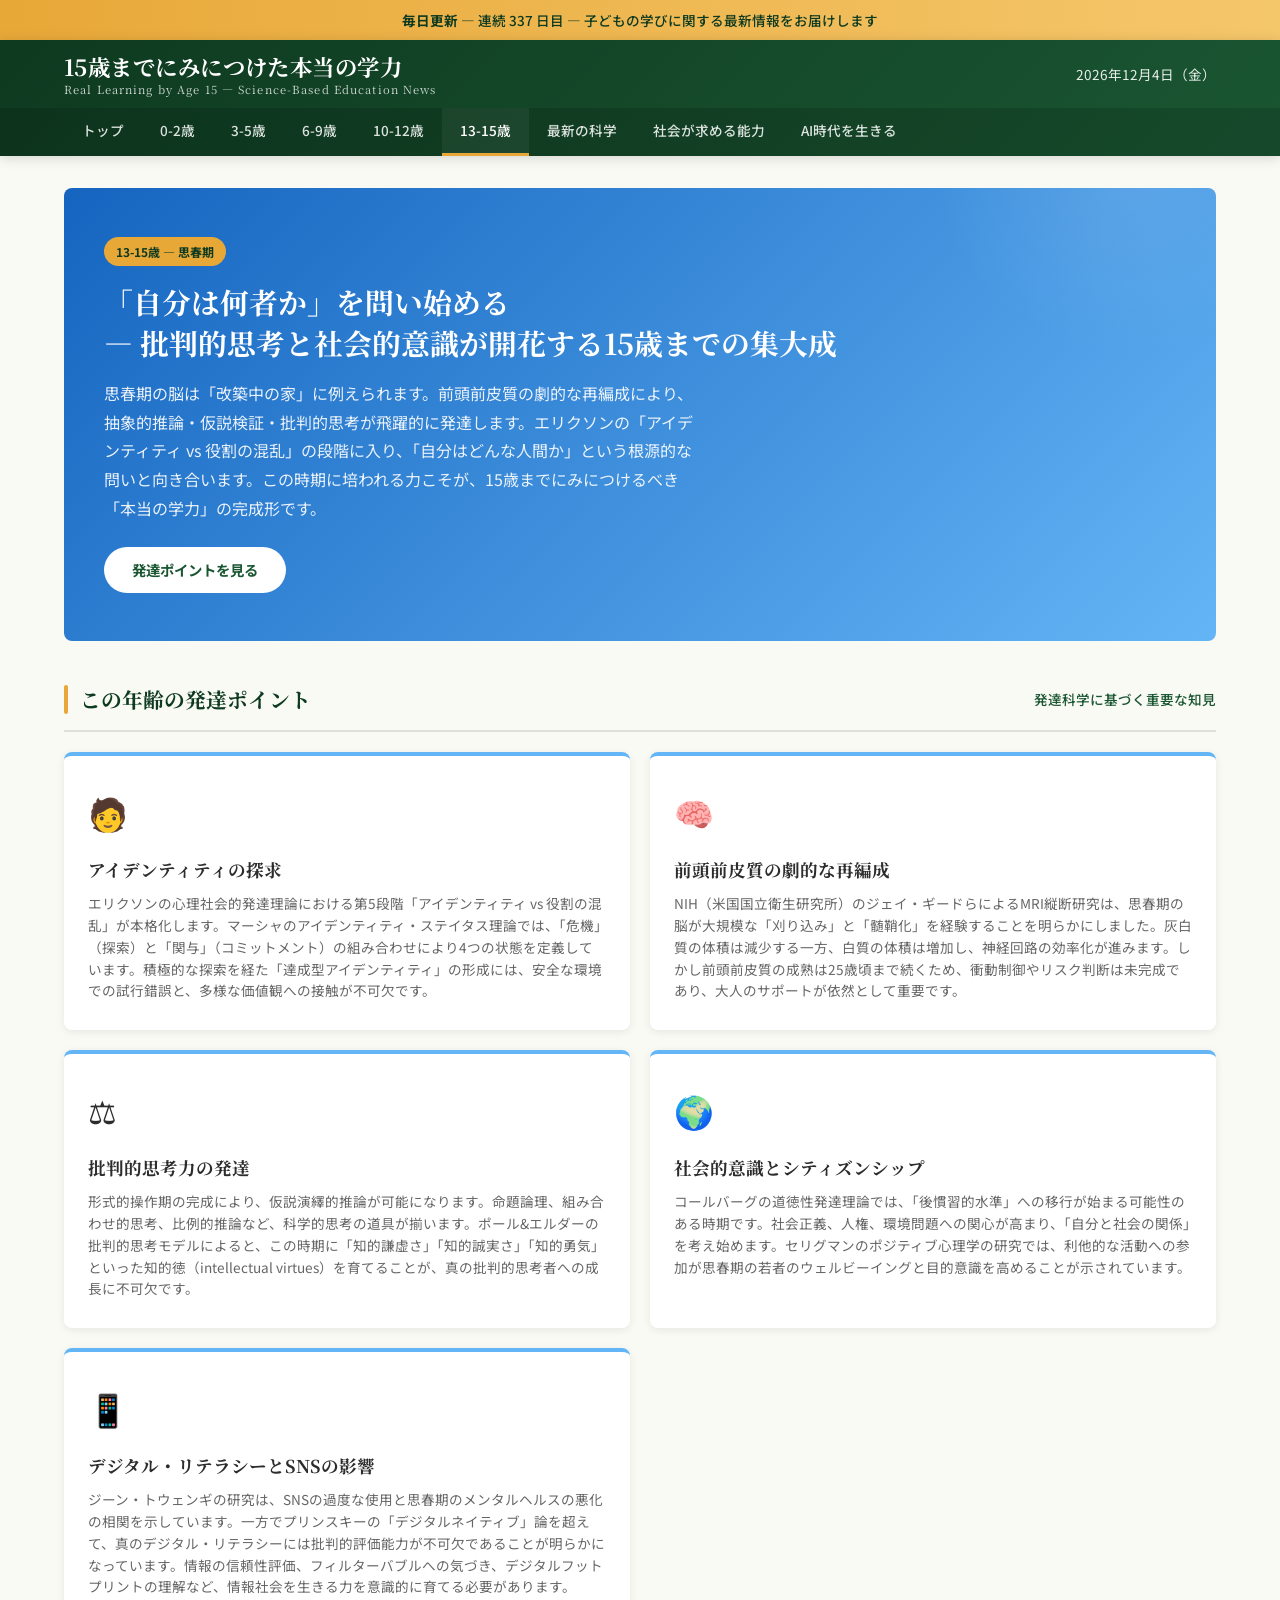
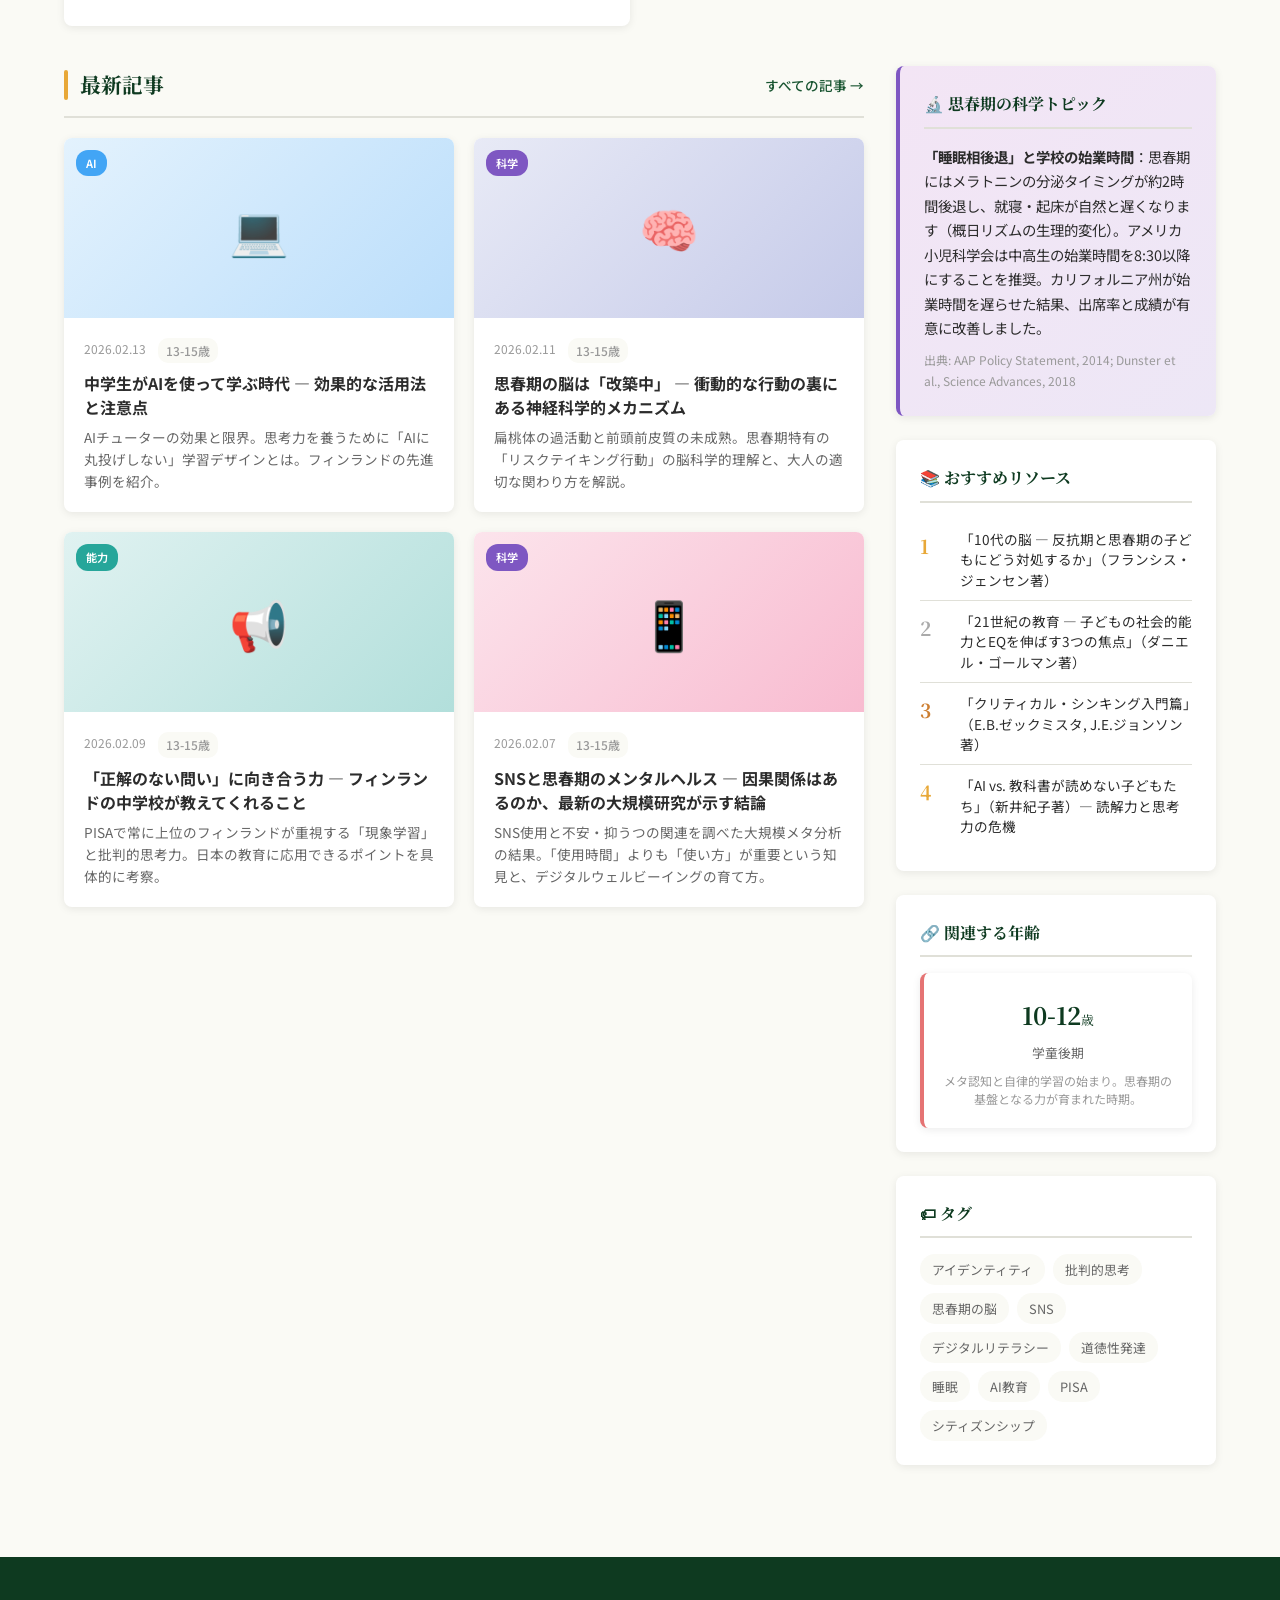
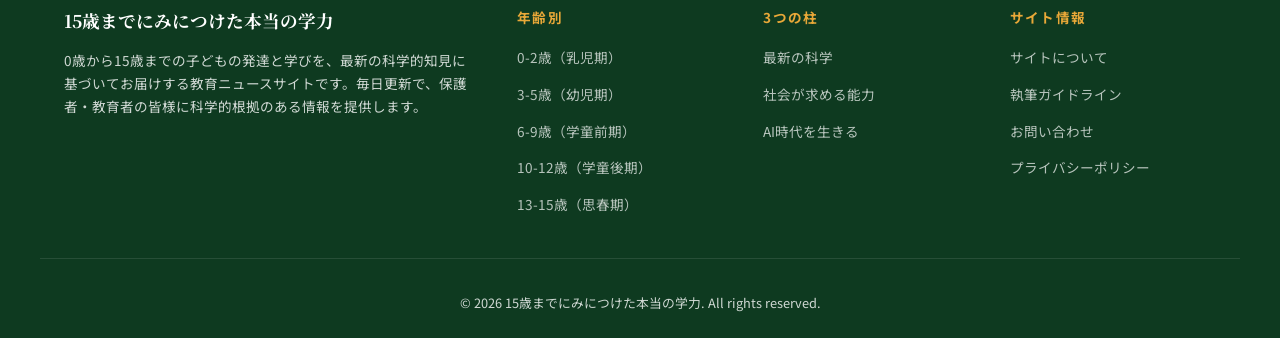
<file: age/13-15/index.html>
<!DOCTYPE html>
<html lang="ja">
<head>
  <meta charset="UTF-8">
  <meta name="viewport" content="width=device-width, initial-scale=1.0">
  <meta name="description" content="13歳から15歳の思春期におけるアイデンティティ形成、批判的思考力、社会的意識の発達について。最新の発達科学に基づいた教育情報をお届けします。">
  <title>思春期（13-15歳）| 15歳までにみにつけた本当の学力</title>
  <link rel="preconnect" href="https://fonts.googleapis.com">
  <link rel="preconnect" href="https://fonts.gstatic.com" crossorigin>
  <link href="https://fonts.googleapis.com/css2?family=Noto+Sans+JP:wght@400;500;700&family=Noto+Serif+JP:wght@400;700&display=swap" rel="stylesheet">
  <link rel="stylesheet" href="../../css/style.css">
</head>
<body>

  <!-- Daily Update Bar -->
  <div class="daily-update">
    <strong>毎日更新</strong> &#8212; 連続 <span class="day-count">1</span> 日目 &#8212; 子どもの学びに関する最新情報をお届けします
  </div>

  <!-- Header -->
  <header class="site-header">
    <div class="header-top">
      <div class="site-logo">
        <h1>
          <a href="../../index.html" style="color: inherit; text-decoration: none;">
            15歳までにみにつけた本当の学力
            <span>Real Learning by Age 15 &#8212; Science-Based Education News</span>
          </a>
        </h1>
      </div>
      <div class="header-date"></div>
      <button class="menu-toggle" aria-label="メニュー" aria-expanded="false">&#9776;</button>
    </div>
    <nav class="main-nav">
      <ul>
        <li><a href="../../index.html">トップ</a></li>
        <li><a href="../0-2/index.html">0-2歳</a></li>
        <li><a href="../3-5/index.html">3-5歳</a></li>
        <li><a href="../6-9/index.html">6-9歳</a></li>
        <li><a href="../10-12/index.html">10-12歳</a></li>
        <li><a href="../13-15/index.html" class="active">13-15歳</a></li>
        <li><a href="../../articles/science.html">最新の科学</a></li>
        <li><a href="../../articles/skills.html">社会が求める能力</a></li>
        <li><a href="../../articles/ai-era.html">AI時代を生きる</a></li>
      </ul>
    </nav>
  </header>

  <!-- Main Content -->
  <main class="main-content">
    <div class="container">

      <!-- Hero Section -->
      <section class="hero-section">
        <div class="hero-banner" style="background: linear-gradient(135deg, #1565c0, #64b5f6);">
          <span class="hero-tag">13-15歳 &#8212; 思春期</span>
          <h2>「自分は何者か」を問い始める<br>&#8212; 批判的思考と社会的意識が開花する15歳までの集大成</h2>
          <p>思春期の脳は「改築中の家」に例えられます。前頭前皮質の劇的な再編成により、抽象的推論・仮説検証・批判的思考が飛躍的に発達します。エリクソンの「アイデンティティ vs 役割の混乱」の段階に入り、「自分はどんな人間か」という根源的な問いと向き合います。この時期に培われる力こそが、15歳までにみにつけるべき「本当の学力」の完成形です。</p>
          <a href="#developmental-points" class="hero-btn">発達ポイントを見る</a>
        </div>
      </section>

      <!-- Developmental Points Section -->
      <section class="pillars-section" id="developmental-points">
        <div class="section-header">
          <h2>この年齢の発達ポイント</h2>
          <span class="more-link">発達科学に基づく重要な知見</span>
        </div>
        <div class="pillars-grid" style="grid-template-columns: repeat(2, 1fr);">

          <div class="pillar-card" style="border-top-color: var(--age-13-15);">
            <div class="pillar-icon">&#x1F9D1;</div>
            <h3>アイデンティティの探求</h3>
            <p>エリクソンの心理社会的発達理論における第5段階「アイデンティティ vs 役割の混乱」が本格化します。マーシャのアイデンティティ・ステイタス理論では、「危機」（探索）と「関与」（コミットメント）の組み合わせにより4つの状態を定義しています。積極的な探索を経た「達成型アイデンティティ」の形成には、安全な環境での試行錯誤と、多様な価値観への接触が不可欠です。</p>
          </div>

          <div class="pillar-card" style="border-top-color: var(--age-13-15);">
            <div class="pillar-icon">&#x1F9E0;</div>
            <h3>前頭前皮質の劇的な再編成</h3>
            <p>NIH（米国国立衛生研究所）のジェイ・ギードらによるMRI縦断研究は、思春期の脳が大規模な「刈り込み」と「髄鞘化」を経験することを明らかにしました。灰白質の体積は減少する一方、白質の体積は増加し、神経回路の効率化が進みます。しかし前頭前皮質の成熟は25歳頃まで続くため、衝動制御やリスク判断は未完成であり、大人のサポートが依然として重要です。</p>
          </div>

          <div class="pillar-card" style="border-top-color: var(--age-13-15);">
            <div class="pillar-icon">&#x2696;</div>
            <h3>批判的思考力の発達</h3>
            <p>形式的操作期の完成により、仮説演繹的推論が可能になります。命題論理、組み合わせ的思考、比例的推論など、科学的思考の道具が揃います。ポール&エルダーの批判的思考モデルによると、この時期に「知的謙虚さ」「知的誠実さ」「知的勇気」といった知的徳（intellectual virtues）を育てることが、真の批判的思考者への成長に不可欠です。</p>
          </div>

          <div class="pillar-card" style="border-top-color: var(--age-13-15);">
            <div class="pillar-icon">&#x1F30D;</div>
            <h3>社会的意識とシティズンシップ</h3>
            <p>コールバーグの道徳性発達理論では、「後慣習的水準」への移行が始まる可能性のある時期です。社会正義、人権、環境問題への関心が高まり、「自分と社会の関係」を考え始めます。セリグマンのポジティブ心理学の研究では、利他的な活動への参加が思春期の若者のウェルビーイングと目的意識を高めることが示されています。</p>
          </div>

          <div class="pillar-card" style="border-top-color: var(--age-13-15);">
            <div class="pillar-icon">&#x1F4F1;</div>
            <h3>デジタル・リテラシーとSNSの影響</h3>
            <p>ジーン・トウェンギの研究は、SNSの過度な使用と思春期のメンタルヘルスの悪化の相関を示しています。一方でプリンスキーの「デジタルネイティブ」論を超えて、真のデジタル・リテラシーには批判的評価能力が不可欠であることが明らかになっています。情報の信頼性評価、フィルターバブルへの気づき、デジタルフットプリントの理解など、情報社会を生きる力を意識的に育てる必要があります。</p>
          </div>

        </div>
      </section>

      <!-- Latest Articles + Sidebar -->
      <div class="content-grid">
        <section class="latest-articles">
          <div class="section-header">
            <h2>最新記事</h2>
            <a href="../../articles/science.html" class="more-link">すべての記事 &rarr;</a>
          </div>
          <div class="articles-grid">

            <article class="article-card">
              <div class="article-thumb" style="background: linear-gradient(135deg, #e3f2fd, #bbdefb);">
                <span class="thumb-category ai">AI</span>
                &#x1F4BB;
              </div>
              <div class="article-body">
                <div class="article-meta">
                  <time>2026.02.13</time>
                  <span class="age-tag">13-15歳</span>
                </div>
                <h3><a href="#">中学生がAIを使って学ぶ時代 &#8212; 効果的な活用法と注意点</a></h3>
                <p class="excerpt">AIチューターの効果と限界。思考力を養うために「AIに丸投げしない」学習デザインとは。フィンランドの先進事例を紹介。</p>
              </div>
            </article>

            <article class="article-card">
              <div class="article-thumb" style="background: linear-gradient(135deg, #e8eaf6, #c5cae9);">
                <span class="thumb-category science">科学</span>
                &#x1F9E0;
              </div>
              <div class="article-body">
                <div class="article-meta">
                  <time>2026.02.11</time>
                  <span class="age-tag">13-15歳</span>
                </div>
                <h3><a href="#">思春期の脳は「改築中」 &#8212; 衝動的な行動の裏にある神経科学的メカニズム</a></h3>
                <p class="excerpt">扁桃体の過活動と前頭前皮質の未成熟。思春期特有の「リスクテイキング行動」の脳科学的理解と、大人の適切な関わり方を解説。</p>
              </div>
            </article>

            <article class="article-card">
              <div class="article-thumb" style="background: linear-gradient(135deg, #e0f2f1, #b2dfdb);">
                <span class="thumb-category skills">能力</span>
                &#x1F4E2;
              </div>
              <div class="article-body">
                <div class="article-meta">
                  <time>2026.02.09</time>
                  <span class="age-tag">13-15歳</span>
                </div>
                <h3><a href="#">「正解のない問い」に向き合う力 &#8212; フィンランドの中学校が教えてくれること</a></h3>
                <p class="excerpt">PISAで常に上位のフィンランドが重視する「現象学習」と批判的思考力。日本の教育に応用できるポイントを具体的に考察。</p>
              </div>
            </article>

            <article class="article-card">
              <div class="article-thumb" style="background: linear-gradient(135deg, #fce4ec, #f8bbd0);">
                <span class="thumb-category science">科学</span>
                &#x1F4F1;
              </div>
              <div class="article-body">
                <div class="article-meta">
                  <time>2026.02.07</time>
                  <span class="age-tag">13-15歳</span>
                </div>
                <h3><a href="#">SNSと思春期のメンタルヘルス &#8212; 因果関係はあるのか、最新の大規模研究が示す結論</a></h3>
                <p class="excerpt">SNS使用と不安・抑うつの関連を調べた大規模メタ分析の結果。「使用時間」よりも「使い方」が重要という知見と、デジタルウェルビーイングの育て方。</p>
              </div>
            </article>

          </div>
        </section>

        <!-- Sidebar -->
        <aside class="sidebar">
          <div class="sidebar-widget today-science">
            <h3>&#x1F52C; 思春期の科学トピック</h3>
            <p class="science-fact">
              <strong>「睡眠相後退」と学校の始業時間</strong>：思春期にはメラトニンの分泌タイミングが約2時間後退し、就寝・起床が自然と遅くなります（概日リズムの生理的変化）。アメリカ小児科学会は中高生の始業時間を8:30以降にすることを推奨。カリフォルニア州が始業時間を遅らせた結果、出席率と成績が有意に改善しました。
            </p>
            <p class="science-source">出典: AAP Policy Statement, 2014; Dunster et al., Science Advances, 2018</p>
          </div>

          <div class="sidebar-widget">
            <h3>&#x1F4DA; おすすめリソース</h3>
            <ol class="ranking-list">
              <li>
                <span class="ranking-num">1</span>
                <a href="#">「10代の脳 &#8212; 反抗期と思春期の子どもにどう対処するか」（フランシス・ジェンセン著）</a>
              </li>
              <li>
                <span class="ranking-num">2</span>
                <a href="#">「21世紀の教育 &#8212; 子どもの社会的能力とEQを伸ばす3つの焦点」（ダニエル・ゴールマン著）</a>
              </li>
              <li>
                <span class="ranking-num">3</span>
                <a href="#">「クリティカル・シンキング入門篇」（E.B.ゼックミスタ, J.E.ジョンソン著）</a>
              </li>
              <li>
                <span class="ranking-num">4</span>
                <a href="#">「AI vs. 教科書が読めない子どもたち」（新井紀子著）&#8212; 読解力と思考力の危機</a>
              </li>
            </ol>
          </div>

          <div class="sidebar-widget">
            <h3>&#x1F517; 関連する年齢</h3>
            <div class="age-stages" style="grid-template-columns: 1fr;">
              <a href="../10-12/index.html" class="age-card">
                <div class="age-range">10-12<span>歳</span></div>
                <div class="age-label">学童後期</div>
                <div class="age-desc">メタ認知と自律的学習の始まり。思春期の基盤となる力が育まれた時期。</div>
              </a>
            </div>
          </div>

          <div class="sidebar-widget">
            <h3>&#x1F3F7; タグ</h3>
            <div class="tag-cloud">
              <a href="#">アイデンティティ</a>
              <a href="#">批判的思考</a>
              <a href="#">思春期の脳</a>
              <a href="#">SNS</a>
              <a href="#">デジタルリテラシー</a>
              <a href="#">道徳性発達</a>
              <a href="#">睡眠</a>
              <a href="#">AI教育</a>
              <a href="#">PISA</a>
              <a href="#">シティズンシップ</a>
            </div>
          </div>
        </aside>
      </div>

    </div>
  </main>

  <!-- Footer -->
  <footer class="site-footer">
    <div class="footer-grid">
      <div class="footer-about">
        <h3>15歳までにみにつけた本当の学力</h3>
        <p>0歳から15歳までの子どもの発達と学びを、最新の科学的知見に基づいてお届けする教育ニュースサイトです。毎日更新で、保護者・教育者の皆様に科学的根拠のある情報を提供します。</p>
      </div>
      <div class="footer-links">
        <h4>年齢別</h4>
        <ul>
          <li><a href="../0-2/index.html">0-2歳（乳児期）</a></li>
          <li><a href="../3-5/index.html">3-5歳（幼児期）</a></li>
          <li><a href="../6-9/index.html">6-9歳（学童前期）</a></li>
          <li><a href="../10-12/index.html">10-12歳（学童後期）</a></li>
          <li><a href="../13-15/index.html">13-15歳（思春期）</a></li>
        </ul>
      </div>
      <div class="footer-links">
        <h4>3つの柱</h4>
        <ul>
          <li><a href="../../articles/science.html">最新の科学</a></li>
          <li><a href="../../articles/skills.html">社会が求める能力</a></li>
          <li><a href="../../articles/ai-era.html">AI時代を生きる</a></li>
        </ul>
      </div>
      <div class="footer-links">
        <h4>サイト情報</h4>
        <ul>
          <li><a href="#">サイトについて</a></li>
          <li><a href="#">執筆ガイドライン</a></li>
          <li><a href="#">お問い合わせ</a></li>
          <li><a href="#">プライバシーポリシー</a></li>
        </ul>
      </div>
    </div>
    <div class="footer-bottom">
      <p>&copy; 2026 15歳までにみにつけた本当の学力. All rights reserved.</p>
    </div>
  </footer>

  <script src="../../js/main.js"></script>
</body>
</html>
</file>
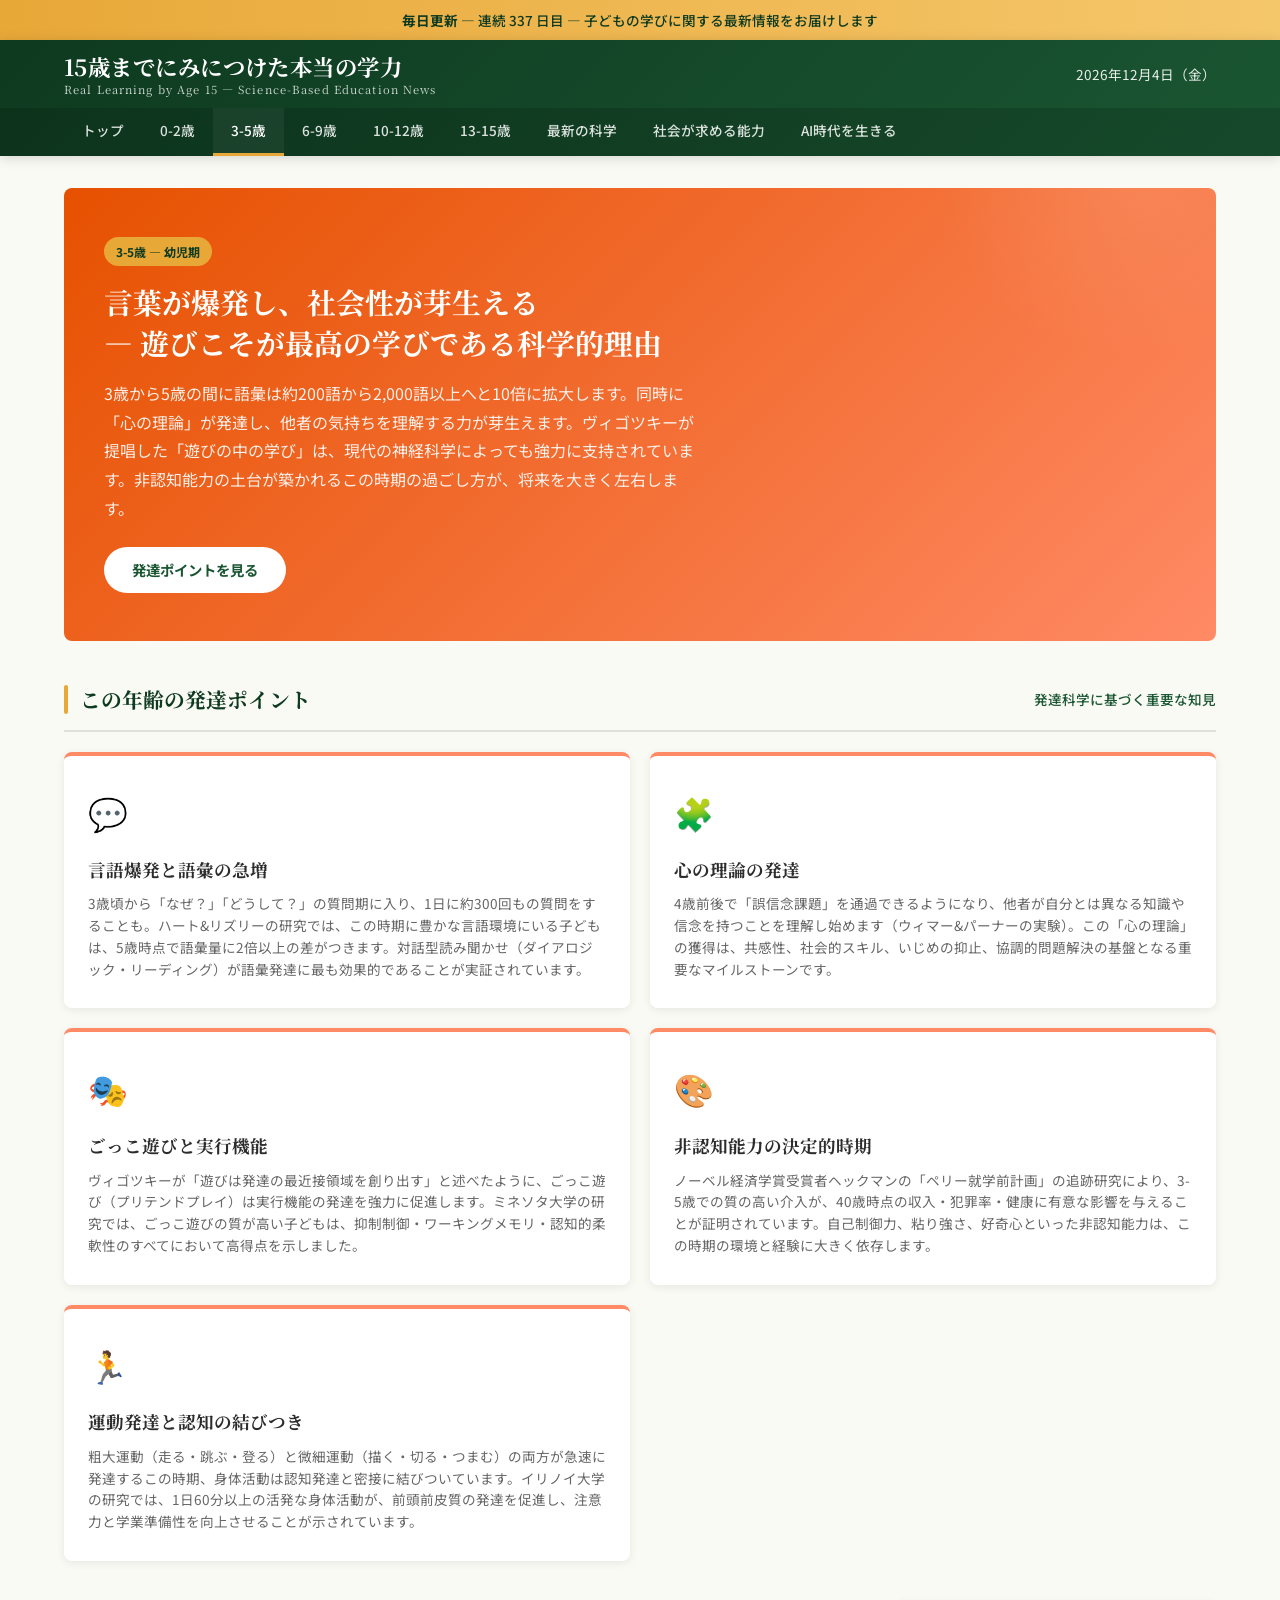
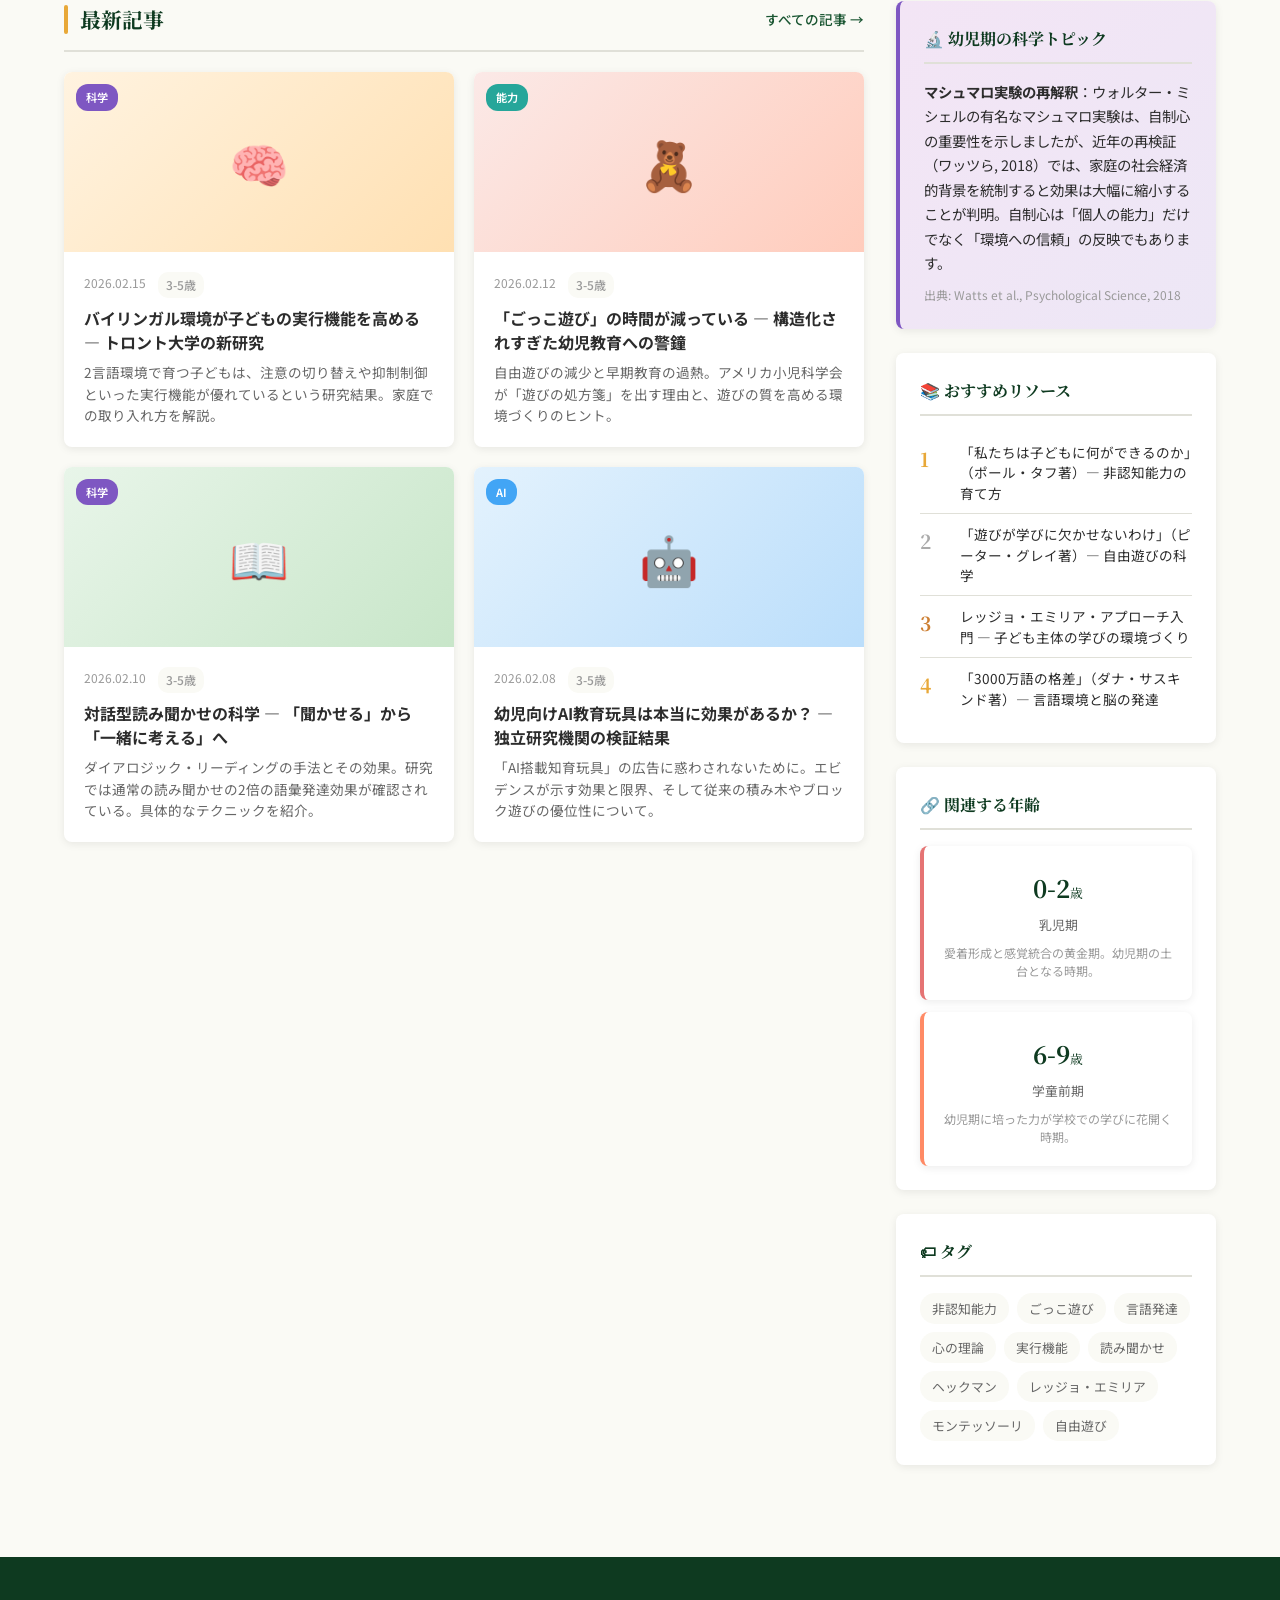
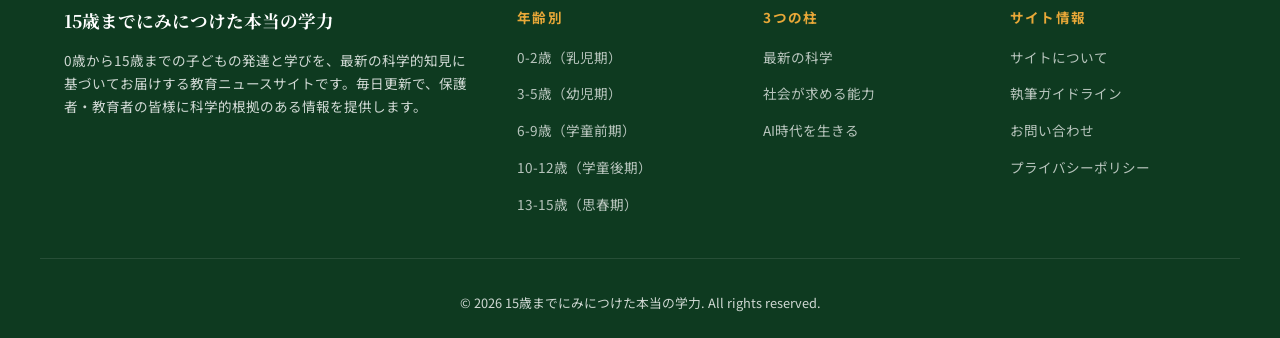
<file: age/3-5/index.html>
<!DOCTYPE html>
<html lang="ja">
<head>
  <meta charset="UTF-8">
  <meta name="viewport" content="width=device-width, initial-scale=1.0">
  <meta name="description" content="3歳から5歳の幼児期における言語爆発、社会性の発達、遊びを通じた学びについて。最新の発達科学に基づいた子育て情報をお届けします。">
  <title>幼児期（3-5歳）| 15歳までにみにつけた本当の学力</title>
  <link rel="preconnect" href="https://fonts.googleapis.com">
  <link rel="preconnect" href="https://fonts.gstatic.com" crossorigin>
  <link href="https://fonts.googleapis.com/css2?family=Noto+Sans+JP:wght@400;500;700&family=Noto+Serif+JP:wght@400;700&display=swap" rel="stylesheet">
  <link rel="stylesheet" href="../../css/style.css">
</head>
<body>

  <!-- Daily Update Bar -->
  <div class="daily-update">
    <strong>毎日更新</strong> &#8212; 連続 <span class="day-count">1</span> 日目 &#8212; 子どもの学びに関する最新情報をお届けします
  </div>

  <!-- Header -->
  <header class="site-header">
    <div class="header-top">
      <div class="site-logo">
        <h1>
          <a href="../../index.html" style="color: inherit; text-decoration: none;">
            15歳までにみにつけた本当の学力
            <span>Real Learning by Age 15 &#8212; Science-Based Education News</span>
          </a>
        </h1>
      </div>
      <div class="header-date"></div>
      <button class="menu-toggle" aria-label="メニュー" aria-expanded="false">&#9776;</button>
    </div>
    <nav class="main-nav">
      <ul>
        <li><a href="../../index.html">トップ</a></li>
        <li><a href="../0-2/index.html">0-2歳</a></li>
        <li><a href="../3-5/index.html" class="active">3-5歳</a></li>
        <li><a href="../6-9/index.html">6-9歳</a></li>
        <li><a href="../10-12/index.html">10-12歳</a></li>
        <li><a href="../13-15/index.html">13-15歳</a></li>
        <li><a href="../../articles/science.html">最新の科学</a></li>
        <li><a href="../../articles/skills.html">社会が求める能力</a></li>
        <li><a href="../../articles/ai-era.html">AI時代を生きる</a></li>
      </ul>
    </nav>
  </header>

  <!-- Main Content -->
  <main class="main-content">
    <div class="container">

      <!-- Hero Section -->
      <section class="hero-section">
        <div class="hero-banner" style="background: linear-gradient(135deg, #e65100, #ff8a65);">
          <span class="hero-tag">3-5歳 &#8212; 幼児期</span>
          <h2>言葉が爆発し、社会性が芽生える<br>&#8212; 遊びこそが最高の学びである科学的理由</h2>
          <p>3歳から5歳の間に語彙は約200語から2,000語以上へと10倍に拡大します。同時に「心の理論」が発達し、他者の気持ちを理解する力が芽生えます。ヴィゴツキーが提唱した「遊びの中の学び」は、現代の神経科学によっても強力に支持されています。非認知能力の土台が築かれるこの時期の過ごし方が、将来を大きく左右します。</p>
          <a href="#developmental-points" class="hero-btn">発達ポイントを見る</a>
        </div>
      </section>

      <!-- Developmental Points Section -->
      <section class="pillars-section" id="developmental-points">
        <div class="section-header">
          <h2>この年齢の発達ポイント</h2>
          <span class="more-link">発達科学に基づく重要な知見</span>
        </div>
        <div class="pillars-grid" style="grid-template-columns: repeat(2, 1fr);">

          <div class="pillar-card" style="border-top-color: var(--age-3-5);">
            <div class="pillar-icon">&#x1F4AC;</div>
            <h3>言語爆発と語彙の急増</h3>
            <p>3歳頃から「なぜ？」「どうして？」の質問期に入り、1日に約300回もの質問をすることも。ハート&リズリーの研究では、この時期に豊かな言語環境にいる子どもは、5歳時点で語彙量に2倍以上の差がつきます。対話型読み聞かせ（ダイアロジック・リーディング）が語彙発達に最も効果的であることが実証されています。</p>
          </div>

          <div class="pillar-card" style="border-top-color: var(--age-3-5);">
            <div class="pillar-icon">&#x1F9E9;</div>
            <h3>心の理論の発達</h3>
            <p>4歳前後で「誤信念課題」を通過できるようになり、他者が自分とは異なる知識や信念を持つことを理解し始めます（ウィマー&パーナーの実験）。この「心の理論」の獲得は、共感性、社会的スキル、いじめの抑止、協調的問題解決の基盤となる重要なマイルストーンです。</p>
          </div>

          <div class="pillar-card" style="border-top-color: var(--age-3-5);">
            <div class="pillar-icon">&#x1F3AD;</div>
            <h3>ごっこ遊びと実行機能</h3>
            <p>ヴィゴツキーが「遊びは発達の最近接領域を創り出す」と述べたように、ごっこ遊び（プリテンドプレイ）は実行機能の発達を強力に促進します。ミネソタ大学の研究では、ごっこ遊びの質が高い子どもは、抑制制御・ワーキングメモリ・認知的柔軟性のすべてにおいて高得点を示しました。</p>
          </div>

          <div class="pillar-card" style="border-top-color: var(--age-3-5);">
            <div class="pillar-icon">&#x1F3A8;</div>
            <h3>非認知能力の決定的時期</h3>
            <p>ノーベル経済学賞受賞者ヘックマンの「ペリー就学前計画」の追跡研究により、3-5歳での質の高い介入が、40歳時点の収入・犯罪率・健康に有意な影響を与えることが証明されています。自己制御力、粘り強さ、好奇心といった非認知能力は、この時期の環境と経験に大きく依存します。</p>
          </div>

          <div class="pillar-card" style="border-top-color: var(--age-3-5);">
            <div class="pillar-icon">&#x1F3C3;</div>
            <h3>運動発達と認知の結びつき</h3>
            <p>粗大運動（走る・跳ぶ・登る）と微細運動（描く・切る・つまむ）の両方が急速に発達するこの時期、身体活動は認知発達と密接に結びついています。イリノイ大学の研究では、1日60分以上の活発な身体活動が、前頭前皮質の発達を促進し、注意力と学業準備性を向上させることが示されています。</p>
          </div>

        </div>
      </section>

      <!-- Latest Articles + Sidebar -->
      <div class="content-grid">
        <section class="latest-articles">
          <div class="section-header">
            <h2>最新記事</h2>
            <a href="../../articles/science.html" class="more-link">すべての記事 &rarr;</a>
          </div>
          <div class="articles-grid">

            <article class="article-card">
              <div class="article-thumb" style="background: linear-gradient(135deg, #fff3e0, #ffe0b2);">
                <span class="thumb-category science">科学</span>
                &#x1F9E0;
              </div>
              <div class="article-body">
                <div class="article-meta">
                  <time>2026.02.15</time>
                  <span class="age-tag">3-5歳</span>
                </div>
                <h3><a href="#">バイリンガル環境が子どもの実行機能を高める &#8212; トロント大学の新研究</a></h3>
                <p class="excerpt">2言語環境で育つ子どもは、注意の切り替えや抑制制御といった実行機能が優れているという研究結果。家庭での取り入れ方を解説。</p>
              </div>
            </article>

            <article class="article-card">
              <div class="article-thumb" style="background: linear-gradient(135deg, #fbe9e7, #ffccbc);">
                <span class="thumb-category skills">能力</span>
                &#x1F9F8;
              </div>
              <div class="article-body">
                <div class="article-meta">
                  <time>2026.02.12</time>
                  <span class="age-tag">3-5歳</span>
                </div>
                <h3><a href="#">「ごっこ遊び」の時間が減っている &#8212; 構造化されすぎた幼児教育への警鐘</a></h3>
                <p class="excerpt">自由遊びの減少と早期教育の過熱。アメリカ小児科学会が「遊びの処方箋」を出す理由と、遊びの質を高める環境づくりのヒント。</p>
              </div>
            </article>

            <article class="article-card">
              <div class="article-thumb" style="background: linear-gradient(135deg, #e8f5e9, #c8e6c9);">
                <span class="thumb-category science">科学</span>
                &#x1F4D6;
              </div>
              <div class="article-body">
                <div class="article-meta">
                  <time>2026.02.10</time>
                  <span class="age-tag">3-5歳</span>
                </div>
                <h3><a href="#">対話型読み聞かせの科学 &#8212; 「聞かせる」から「一緒に考える」へ</a></h3>
                <p class="excerpt">ダイアロジック・リーディングの手法とその効果。研究では通常の読み聞かせの2倍の語彙発達効果が確認されている。具体的なテクニックを紹介。</p>
              </div>
            </article>

            <article class="article-card">
              <div class="article-thumb" style="background: linear-gradient(135deg, #e3f2fd, #bbdefb);">
                <span class="thumb-category ai">AI</span>
                &#x1F916;
              </div>
              <div class="article-body">
                <div class="article-meta">
                  <time>2026.02.08</time>
                  <span class="age-tag">3-5歳</span>
                </div>
                <h3><a href="#">幼児向けAI教育玩具は本当に効果があるか？ &#8212; 独立研究機関の検証結果</a></h3>
                <p class="excerpt">「AI搭載知育玩具」の広告に惑わされないために。エビデンスが示す効果と限界、そして従来の積み木やブロック遊びの優位性について。</p>
              </div>
            </article>

          </div>
        </section>

        <!-- Sidebar -->
        <aside class="sidebar">
          <div class="sidebar-widget today-science">
            <h3>&#x1F52C; 幼児期の科学トピック</h3>
            <p class="science-fact">
              <strong>マシュマロ実験の再解釈</strong>：ウォルター・ミシェルの有名なマシュマロ実験は、自制心の重要性を示しましたが、近年の再検証（ワッツら, 2018）では、家庭の社会経済的背景を統制すると効果は大幅に縮小することが判明。自制心は「個人の能力」だけでなく「環境への信頼」の反映でもあります。
            </p>
            <p class="science-source">出典: Watts et al., Psychological Science, 2018</p>
          </div>

          <div class="sidebar-widget">
            <h3>&#x1F4DA; おすすめリソース</h3>
            <ol class="ranking-list">
              <li>
                <span class="ranking-num">1</span>
                <a href="#">「私たちは子どもに何ができるのか」（ポール・タフ著）&#8212; 非認知能力の育て方</a>
              </li>
              <li>
                <span class="ranking-num">2</span>
                <a href="#">「遊びが学びに欠かせないわけ」（ピーター・グレイ著）&#8212; 自由遊びの科学</a>
              </li>
              <li>
                <span class="ranking-num">3</span>
                <a href="#">レッジョ・エミリア・アプローチ入門 &#8212; 子ども主体の学びの環境づくり</a>
              </li>
              <li>
                <span class="ranking-num">4</span>
                <a href="#">「3000万語の格差」（ダナ・サスキンド著）&#8212; 言語環境と脳の発達</a>
              </li>
            </ol>
          </div>

          <div class="sidebar-widget">
            <h3>&#x1F517; 関連する年齢</h3>
            <div class="age-stages" style="grid-template-columns: 1fr;">
              <a href="../0-2/index.html" class="age-card">
                <div class="age-range">0-2<span>歳</span></div>
                <div class="age-label">乳児期</div>
                <div class="age-desc">愛着形成と感覚統合の黄金期。幼児期の土台となる時期。</div>
              </a>
              <a href="../6-9/index.html" class="age-card">
                <div class="age-range">6-9<span>歳</span></div>
                <div class="age-label">学童前期</div>
                <div class="age-desc">幼児期に培った力が学校での学びに花開く時期。</div>
              </a>
            </div>
          </div>

          <div class="sidebar-widget">
            <h3>&#x1F3F7; タグ</h3>
            <div class="tag-cloud">
              <a href="#">非認知能力</a>
              <a href="#">ごっこ遊び</a>
              <a href="#">言語発達</a>
              <a href="#">心の理論</a>
              <a href="#">実行機能</a>
              <a href="#">読み聞かせ</a>
              <a href="#">ヘックマン</a>
              <a href="#">レッジョ・エミリア</a>
              <a href="#">モンテッソーリ</a>
              <a href="#">自由遊び</a>
            </div>
          </div>
        </aside>
      </div>

    </div>
  </main>

  <!-- Footer -->
  <footer class="site-footer">
    <div class="footer-grid">
      <div class="footer-about">
        <h3>15歳までにみにつけた本当の学力</h3>
        <p>0歳から15歳までの子どもの発達と学びを、最新の科学的知見に基づいてお届けする教育ニュースサイトです。毎日更新で、保護者・教育者の皆様に科学的根拠のある情報を提供します。</p>
      </div>
      <div class="footer-links">
        <h4>年齢別</h4>
        <ul>
          <li><a href="../0-2/index.html">0-2歳（乳児期）</a></li>
          <li><a href="../3-5/index.html">3-5歳（幼児期）</a></li>
          <li><a href="../6-9/index.html">6-9歳（学童前期）</a></li>
          <li><a href="../10-12/index.html">10-12歳（学童後期）</a></li>
          <li><a href="../13-15/index.html">13-15歳（思春期）</a></li>
        </ul>
      </div>
      <div class="footer-links">
        <h4>3つの柱</h4>
        <ul>
          <li><a href="../../articles/science.html">最新の科学</a></li>
          <li><a href="../../articles/skills.html">社会が求める能力</a></li>
          <li><a href="../../articles/ai-era.html">AI時代を生きる</a></li>
        </ul>
      </div>
      <div class="footer-links">
        <h4>サイト情報</h4>
        <ul>
          <li><a href="#">サイトについて</a></li>
          <li><a href="#">執筆ガイドライン</a></li>
          <li><a href="#">お問い合わせ</a></li>
          <li><a href="#">プライバシーポリシー</a></li>
        </ul>
      </div>
    </div>
    <div class="footer-bottom">
      <p>&copy; 2026 15歳までにみにつけた本当の学力. All rights reserved.</p>
    </div>
  </footer>

  <script src="../../js/main.js"></script>
</body>
</html>
</file>
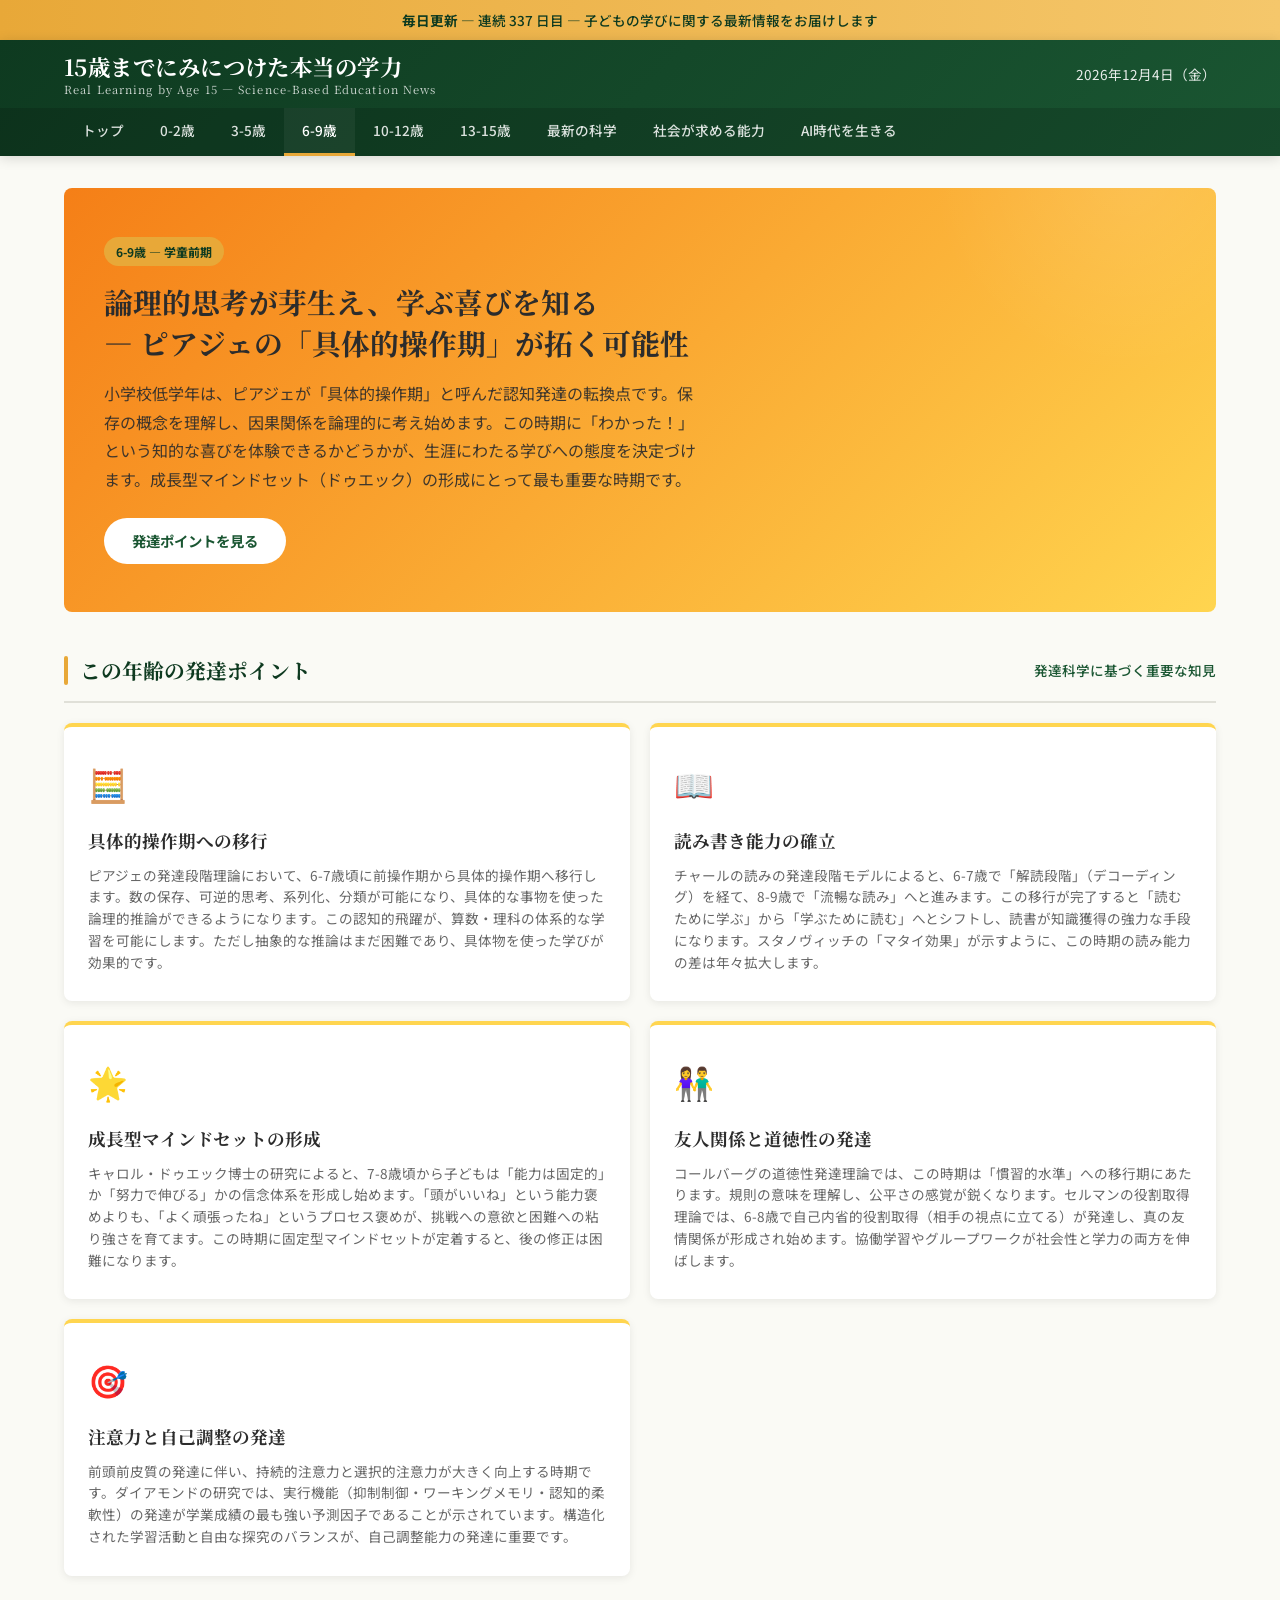
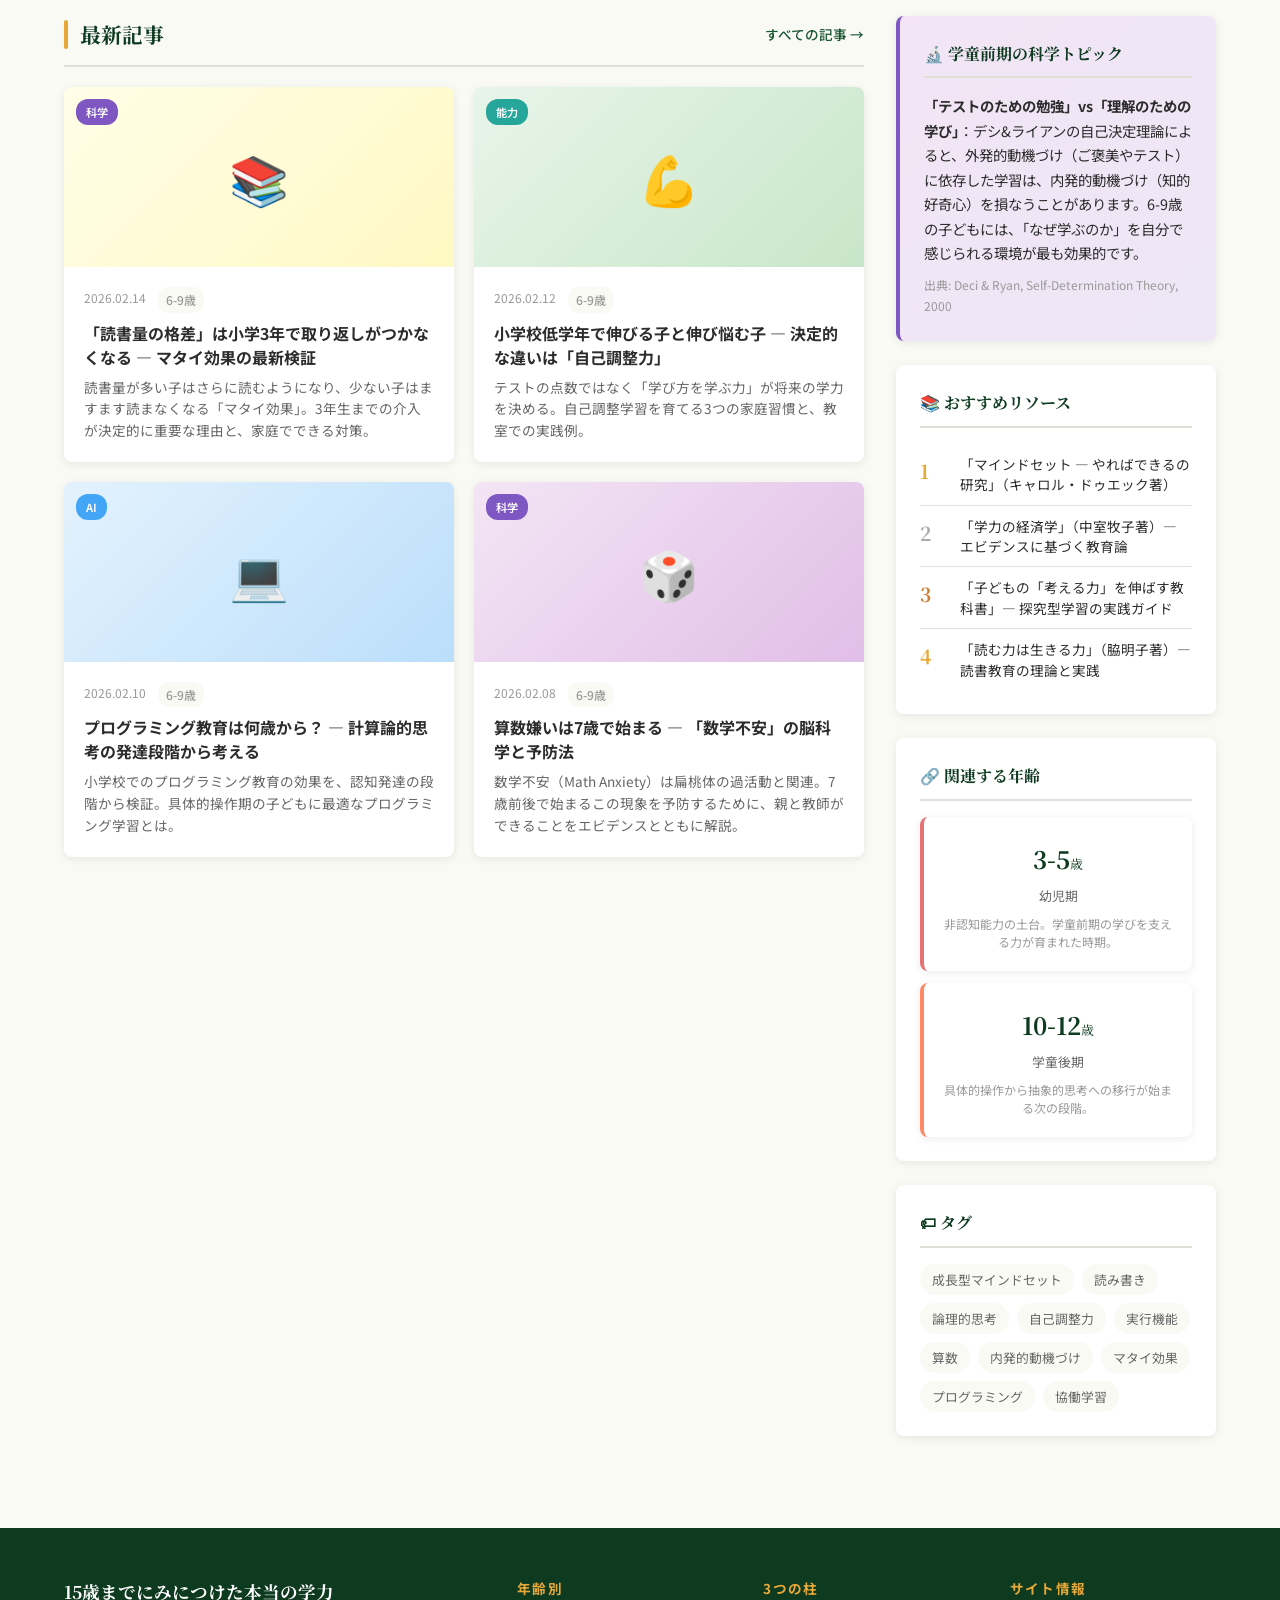
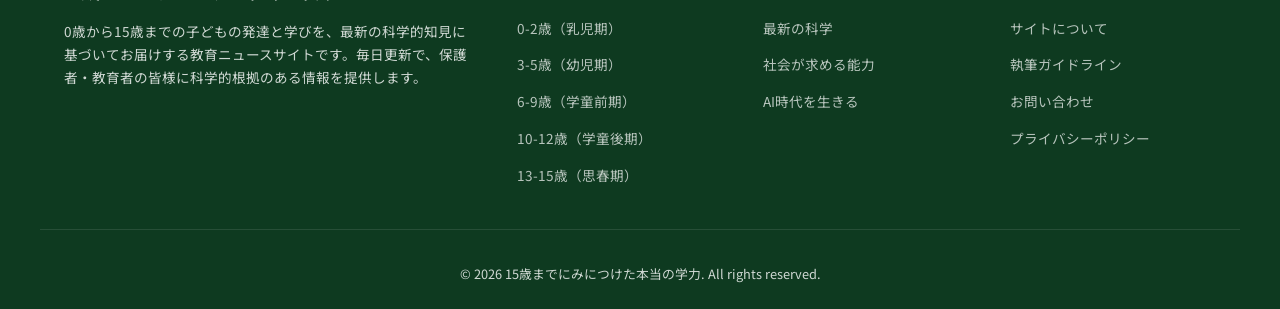
<file: age/6-9/index.html>
<!DOCTYPE html>
<html lang="ja">
<head>
  <meta charset="UTF-8">
  <meta name="viewport" content="width=device-width, initial-scale=1.0">
  <meta name="description" content="6歳から9歳の学童前期における論理的思考の基盤形成、学ぶ喜びの発見、読み書き算数の習得について。最新の発達科学に基づいた教育情報をお届けします。">
  <title>学童前期（6-9歳）| 15歳までにみにつけた本当の学力</title>
  <link rel="preconnect" href="https://fonts.googleapis.com">
  <link rel="preconnect" href="https://fonts.gstatic.com" crossorigin>
  <link href="https://fonts.googleapis.com/css2?family=Noto+Sans+JP:wght@400;500;700&family=Noto+Serif+JP:wght@400;700&display=swap" rel="stylesheet">
  <link rel="stylesheet" href="../../css/style.css">
</head>
<body>

  <!-- Daily Update Bar -->
  <div class="daily-update">
    <strong>毎日更新</strong> &#8212; 連続 <span class="day-count">1</span> 日目 &#8212; 子どもの学びに関する最新情報をお届けします
  </div>

  <!-- Header -->
  <header class="site-header">
    <div class="header-top">
      <div class="site-logo">
        <h1>
          <a href="../../index.html" style="color: inherit; text-decoration: none;">
            15歳までにみにつけた本当の学力
            <span>Real Learning by Age 15 &#8212; Science-Based Education News</span>
          </a>
        </h1>
      </div>
      <div class="header-date"></div>
      <button class="menu-toggle" aria-label="メニュー" aria-expanded="false">&#9776;</button>
    </div>
    <nav class="main-nav">
      <ul>
        <li><a href="../../index.html">トップ</a></li>
        <li><a href="../0-2/index.html">0-2歳</a></li>
        <li><a href="../3-5/index.html">3-5歳</a></li>
        <li><a href="../6-9/index.html" class="active">6-9歳</a></li>
        <li><a href="../10-12/index.html">10-12歳</a></li>
        <li><a href="../13-15/index.html">13-15歳</a></li>
        <li><a href="../../articles/science.html">最新の科学</a></li>
        <li><a href="../../articles/skills.html">社会が求める能力</a></li>
        <li><a href="../../articles/ai-era.html">AI時代を生きる</a></li>
      </ul>
    </nav>
  </header>

  <!-- Main Content -->
  <main class="main-content">
    <div class="container">

      <!-- Hero Section -->
      <section class="hero-section">
        <div class="hero-banner" style="background: linear-gradient(135deg, #f57f17, #ffd54f); color: #2c2c2c;">
          <span class="hero-tag">6-9歳 &#8212; 学童前期</span>
          <h2>論理的思考が芽生え、学ぶ喜びを知る<br>&#8212; ピアジェの「具体的操作期」が拓く可能性</h2>
          <p>小学校低学年は、ピアジェが「具体的操作期」と呼んだ認知発達の転換点です。保存の概念を理解し、因果関係を論理的に考え始めます。この時期に「わかった！」という知的な喜びを体験できるかどうかが、生涯にわたる学びへの態度を決定づけます。成長型マインドセット（ドゥエック）の形成にとって最も重要な時期です。</p>
          <a href="#developmental-points" class="hero-btn">発達ポイントを見る</a>
        </div>
      </section>

      <!-- Developmental Points Section -->
      <section class="pillars-section" id="developmental-points">
        <div class="section-header">
          <h2>この年齢の発達ポイント</h2>
          <span class="more-link">発達科学に基づく重要な知見</span>
        </div>
        <div class="pillars-grid" style="grid-template-columns: repeat(2, 1fr);">

          <div class="pillar-card" style="border-top-color: var(--age-6-9);">
            <div class="pillar-icon">&#x1F9EE;</div>
            <h3>具体的操作期への移行</h3>
            <p>ピアジェの発達段階理論において、6-7歳頃に前操作期から具体的操作期へ移行します。数の保存、可逆的思考、系列化、分類が可能になり、具体的な事物を使った論理的推論ができるようになります。この認知的飛躍が、算数・理科の体系的な学習を可能にします。ただし抽象的な推論はまだ困難であり、具体物を使った学びが効果的です。</p>
          </div>

          <div class="pillar-card" style="border-top-color: var(--age-6-9);">
            <div class="pillar-icon">&#x1F4D6;</div>
            <h3>読み書き能力の確立</h3>
            <p>チャールの読みの発達段階モデルによると、6-7歳で「解読段階」（デコーディング）を経て、8-9歳で「流暢な読み」へと進みます。この移行が完了すると「読むために学ぶ」から「学ぶために読む」へとシフトし、読書が知識獲得の強力な手段になります。スタノヴィッチの「マタイ効果」が示すように、この時期の読み能力の差は年々拡大します。</p>
          </div>

          <div class="pillar-card" style="border-top-color: var(--age-6-9);">
            <div class="pillar-icon">&#x1F31F;</div>
            <h3>成長型マインドセットの形成</h3>
            <p>キャロル・ドゥエック博士の研究によると、7-8歳頃から子どもは「能力は固定的」か「努力で伸びる」かの信念体系を形成し始めます。「頭がいいね」という能力褒めよりも、「よく頑張ったね」というプロセス褒めが、挑戦への意欲と困難への粘り強さを育てます。この時期に固定型マインドセットが定着すると、後の修正は困難になります。</p>
          </div>

          <div class="pillar-card" style="border-top-color: var(--age-6-9);">
            <div class="pillar-icon">&#x1F46B;</div>
            <h3>友人関係と道徳性の発達</h3>
            <p>コールバーグの道徳性発達理論では、この時期は「慣習的水準」への移行期にあたります。規則の意味を理解し、公平さの感覚が鋭くなります。セルマンの役割取得理論では、6-8歳で自己内省的役割取得（相手の視点に立てる）が発達し、真の友情関係が形成され始めます。協働学習やグループワークが社会性と学力の両方を伸ばします。</p>
          </div>

          <div class="pillar-card" style="border-top-color: var(--age-6-9);">
            <div class="pillar-icon">&#x1F3AF;</div>
            <h3>注意力と自己調整の発達</h3>
            <p>前頭前皮質の発達に伴い、持続的注意力と選択的注意力が大きく向上する時期です。ダイアモンドの研究では、実行機能（抑制制御・ワーキングメモリ・認知的柔軟性）の発達が学業成績の最も強い予測因子であることが示されています。構造化された学習活動と自由な探究のバランスが、自己調整能力の発達に重要です。</p>
          </div>

        </div>
      </section>

      <!-- Latest Articles + Sidebar -->
      <div class="content-grid">
        <section class="latest-articles">
          <div class="section-header">
            <h2>最新記事</h2>
            <a href="../../articles/science.html" class="more-link">すべての記事 &rarr;</a>
          </div>
          <div class="articles-grid">

            <article class="article-card">
              <div class="article-thumb" style="background: linear-gradient(135deg, #fffde7, #fff9c4);">
                <span class="thumb-category science">科学</span>
                &#x1F4DA;
              </div>
              <div class="article-body">
                <div class="article-meta">
                  <time>2026.02.14</time>
                  <span class="age-tag">6-9歳</span>
                </div>
                <h3><a href="#">「読書量の格差」は小学3年で取り返しがつかなくなる &#8212; マタイ効果の最新検証</a></h3>
                <p class="excerpt">読書量が多い子はさらに読むようになり、少ない子はますます読まなくなる「マタイ効果」。3年生までの介入が決定的に重要な理由と、家庭でできる対策。</p>
              </div>
            </article>

            <article class="article-card">
              <div class="article-thumb" style="background: linear-gradient(135deg, #e8f5e9, #c8e6c9);">
                <span class="thumb-category skills">能力</span>
                &#x1F4AA;
              </div>
              <div class="article-body">
                <div class="article-meta">
                  <time>2026.02.12</time>
                  <span class="age-tag">6-9歳</span>
                </div>
                <h3><a href="#">小学校低学年で伸びる子と伸び悩む子 &#8212; 決定的な違いは「自己調整力」</a></h3>
                <p class="excerpt">テストの点数ではなく「学び方を学ぶ力」が将来の学力を決める。自己調整学習を育てる3つの家庭習慣と、教室での実践例。</p>
              </div>
            </article>

            <article class="article-card">
              <div class="article-thumb" style="background: linear-gradient(135deg, #e3f2fd, #bbdefb);">
                <span class="thumb-category ai">AI</span>
                &#x1F4BB;
              </div>
              <div class="article-body">
                <div class="article-meta">
                  <time>2026.02.10</time>
                  <span class="age-tag">6-9歳</span>
                </div>
                <h3><a href="#">プログラミング教育は何歳から？ &#8212; 計算論的思考の発達段階から考える</a></h3>
                <p class="excerpt">小学校でのプログラミング教育の効果を、認知発達の段階から検証。具体的操作期の子どもに最適なプログラミング学習とは。</p>
              </div>
            </article>

            <article class="article-card">
              <div class="article-thumb" style="background: linear-gradient(135deg, #f3e5f5, #e1bee7);">
                <span class="thumb-category science">科学</span>
                &#x1F3B2;
              </div>
              <div class="article-body">
                <div class="article-meta">
                  <time>2026.02.08</time>
                  <span class="age-tag">6-9歳</span>
                </div>
                <h3><a href="#">算数嫌いは7歳で始まる &#8212; 「数学不安」の脳科学と予防法</a></h3>
                <p class="excerpt">数学不安（Math Anxiety）は扁桃体の過活動と関連。7歳前後で始まるこの現象を予防するために、親と教師ができることをエビデンスとともに解説。</p>
              </div>
            </article>

          </div>
        </section>

        <!-- Sidebar -->
        <aside class="sidebar">
          <div class="sidebar-widget today-science">
            <h3>&#x1F52C; 学童前期の科学トピック</h3>
            <p class="science-fact">
              <strong>「テストのための勉強」vs「理解のための学び」</strong>：デシ&ライアンの自己決定理論によると、外発的動機づけ（ご褒美やテスト）に依存した学習は、内発的動機づけ（知的好奇心）を損なうことがあります。6-9歳の子どもには、「なぜ学ぶのか」を自分で感じられる環境が最も効果的です。
            </p>
            <p class="science-source">出典: Deci & Ryan, Self-Determination Theory, 2000</p>
          </div>

          <div class="sidebar-widget">
            <h3>&#x1F4DA; おすすめリソース</h3>
            <ol class="ranking-list">
              <li>
                <span class="ranking-num">1</span>
                <a href="#">「マインドセット &#8212; やればできるの研究」（キャロル・ドゥエック著）</a>
              </li>
              <li>
                <span class="ranking-num">2</span>
                <a href="#">「学力の経済学」（中室牧子著）&#8212; エビデンスに基づく教育論</a>
              </li>
              <li>
                <span class="ranking-num">3</span>
                <a href="#">「子どもの「考える力」を伸ばす教科書」&#8212; 探究型学習の実践ガイド</a>
              </li>
              <li>
                <span class="ranking-num">4</span>
                <a href="#">「読む力は生きる力」（脇明子著）&#8212; 読書教育の理論と実践</a>
              </li>
            </ol>
          </div>

          <div class="sidebar-widget">
            <h3>&#x1F517; 関連する年齢</h3>
            <div class="age-stages" style="grid-template-columns: 1fr;">
              <a href="../3-5/index.html" class="age-card">
                <div class="age-range">3-5<span>歳</span></div>
                <div class="age-label">幼児期</div>
                <div class="age-desc">非認知能力の土台。学童前期の学びを支える力が育まれた時期。</div>
              </a>
              <a href="../10-12/index.html" class="age-card">
                <div class="age-range">10-12<span>歳</span></div>
                <div class="age-label">学童後期</div>
                <div class="age-desc">具体的操作から抽象的思考への移行が始まる次の段階。</div>
              </a>
            </div>
          </div>

          <div class="sidebar-widget">
            <h3>&#x1F3F7; タグ</h3>
            <div class="tag-cloud">
              <a href="#">成長型マインドセット</a>
              <a href="#">読み書き</a>
              <a href="#">論理的思考</a>
              <a href="#">自己調整力</a>
              <a href="#">実行機能</a>
              <a href="#">算数</a>
              <a href="#">内発的動機づけ</a>
              <a href="#">マタイ効果</a>
              <a href="#">プログラミング</a>
              <a href="#">協働学習</a>
            </div>
          </div>
        </aside>
      </div>

    </div>
  </main>

  <!-- Footer -->
  <footer class="site-footer">
    <div class="footer-grid">
      <div class="footer-about">
        <h3>15歳までにみにつけた本当の学力</h3>
        <p>0歳から15歳までの子どもの発達と学びを、最新の科学的知見に基づいてお届けする教育ニュースサイトです。毎日更新で、保護者・教育者の皆様に科学的根拠のある情報を提供します。</p>
      </div>
      <div class="footer-links">
        <h4>年齢別</h4>
        <ul>
          <li><a href="../0-2/index.html">0-2歳（乳児期）</a></li>
          <li><a href="../3-5/index.html">3-5歳（幼児期）</a></li>
          <li><a href="../6-9/index.html">6-9歳（学童前期）</a></li>
          <li><a href="../10-12/index.html">10-12歳（学童後期）</a></li>
          <li><a href="../13-15/index.html">13-15歳（思春期）</a></li>
        </ul>
      </div>
      <div class="footer-links">
        <h4>3つの柱</h4>
        <ul>
          <li><a href="../../articles/science.html">最新の科学</a></li>
          <li><a href="../../articles/skills.html">社会が求める能力</a></li>
          <li><a href="../../articles/ai-era.html">AI時代を生きる</a></li>
        </ul>
      </div>
      <div class="footer-links">
        <h4>サイト情報</h4>
        <ul>
          <li><a href="#">サイトについて</a></li>
          <li><a href="#">執筆ガイドライン</a></li>
          <li><a href="#">お問い合わせ</a></li>
          <li><a href="#">プライバシーポリシー</a></li>
        </ul>
      </div>
    </div>
    <div class="footer-bottom">
      <p>&copy; 2026 15歳までにみにつけた本当の学力. All rights reserved.</p>
    </div>
  </footer>

  <script src="../../js/main.js"></script>
</body>
</html>
</file>
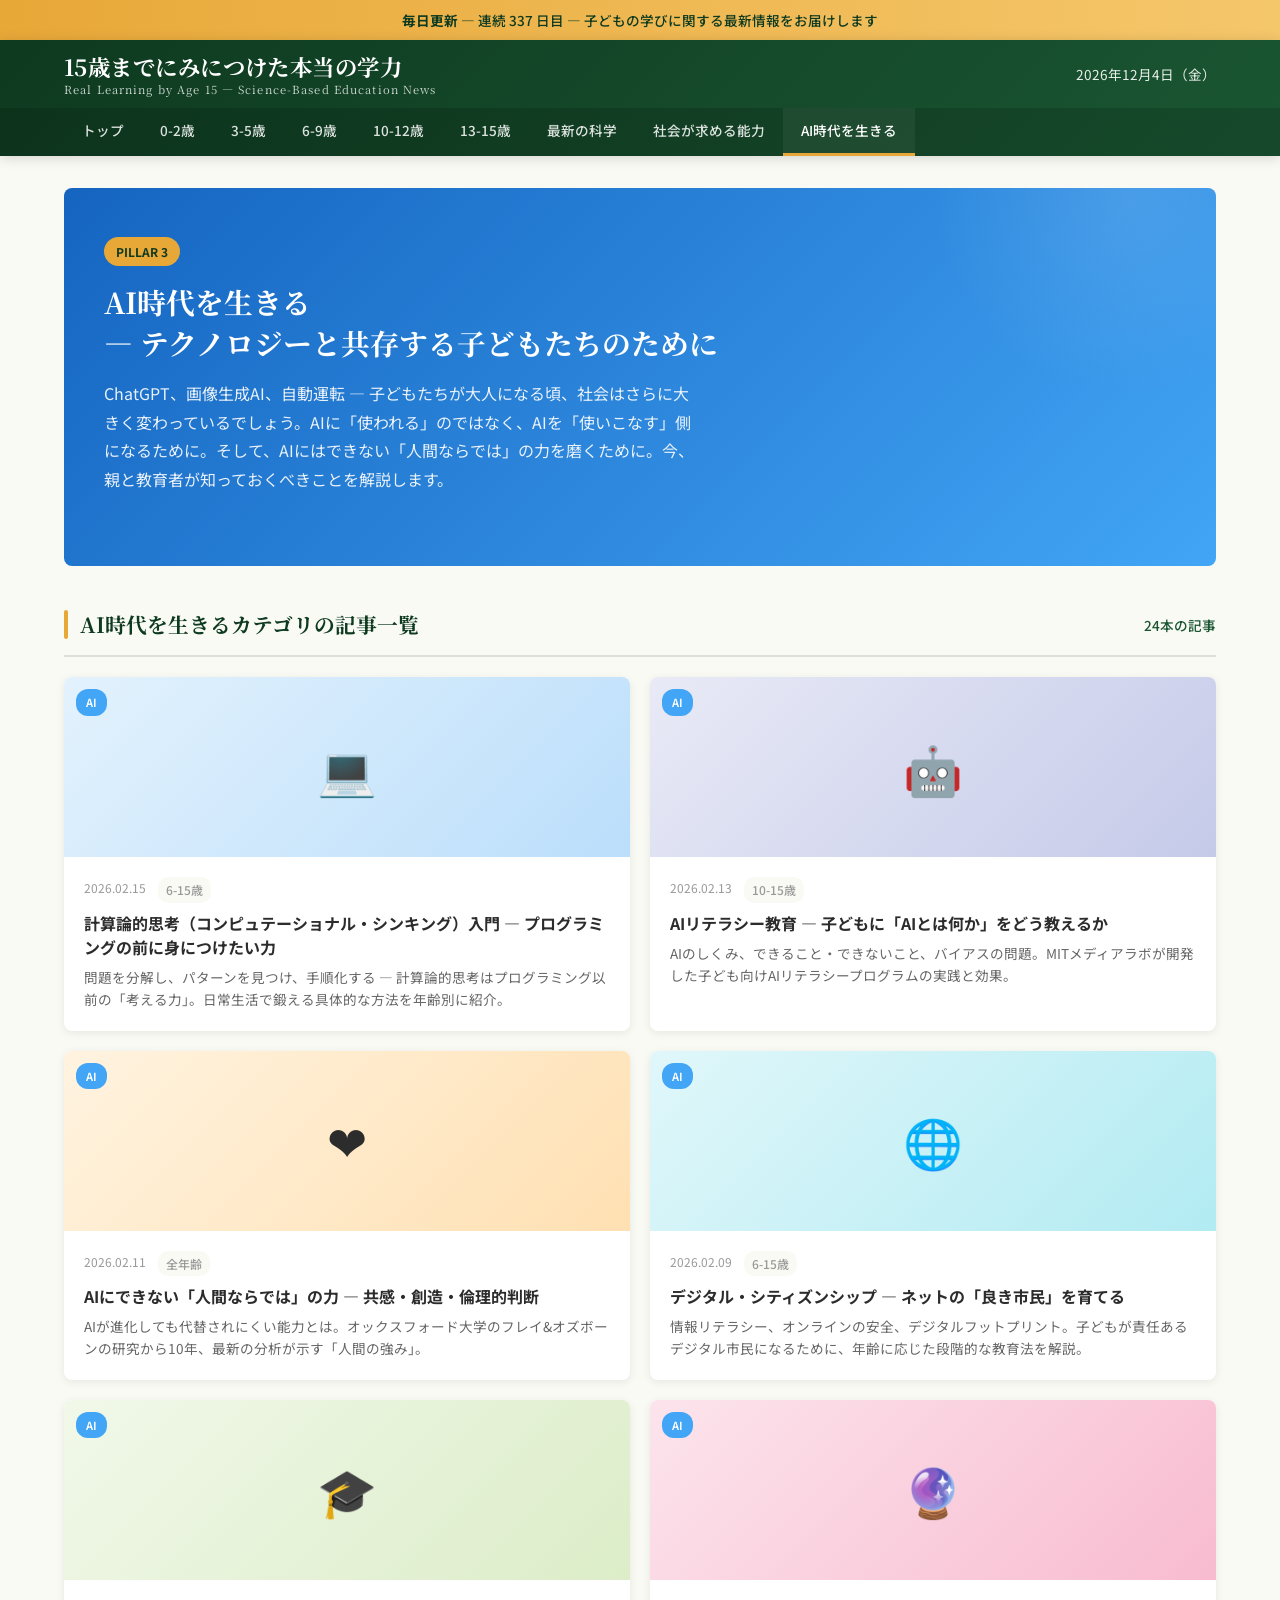
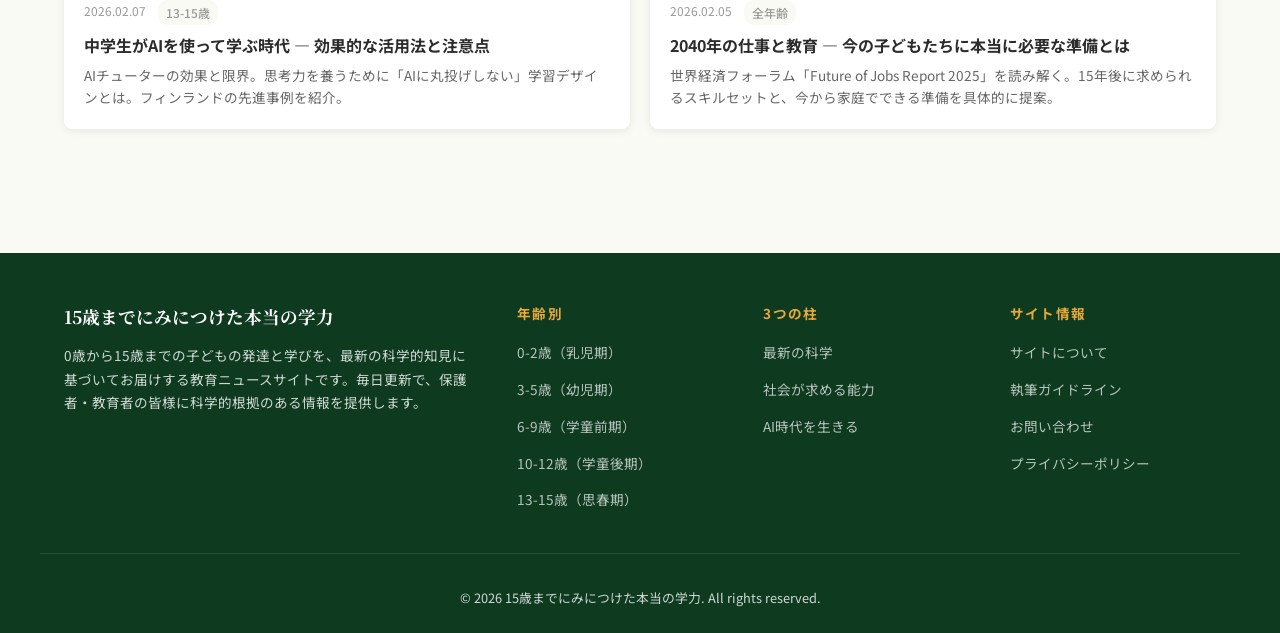
<file: articles/ai-era.html>
<!DOCTYPE html>
<html lang="ja">
<head>
  <meta charset="UTF-8">
  <meta name="viewport" content="width=device-width, initial-scale=1.0">
  <meta name="description" content="AIと共存する時代に子どもたちが身につけるべき力とは。計算論的思考・AIリテラシー・人間ならではの能力・デジタルシティズンシップを解説。">
  <title>AI時代を生きる | 15歳までにみにつけた本当の学力</title>
  <link rel="preconnect" href="https://fonts.googleapis.com">
  <link rel="preconnect" href="https://fonts.gstatic.com" crossorigin>
  <link href="https://fonts.googleapis.com/css2?family=Noto+Sans+JP:wght@400;500;700&family=Noto+Serif+JP:wght@400;700&display=swap" rel="stylesheet">
  <link rel="stylesheet" href="../css/style.css">
</head>
<body>

  <!-- Daily Update Bar -->
  <div class="daily-update">
    <strong>毎日更新</strong> &#8212; 連続 <span class="day-count">1</span> 日目 &#8212; 子どもの学びに関する最新情報をお届けします
  </div>

  <!-- Header -->
  <header class="site-header">
    <div class="header-top">
      <div class="site-logo">
        <h1>
          <a href="../index.html" style="color: inherit; text-decoration: none;">
            15歳までにみにつけた本当の学力
            <span>Real Learning by Age 15 &#8212; Science-Based Education News</span>
          </a>
        </h1>
      </div>
      <div class="header-date"></div>
      <button class="menu-toggle" aria-label="メニュー" aria-expanded="false">&#9776;</button>
    </div>
    <nav class="main-nav">
      <ul>
        <li><a href="../index.html">トップ</a></li>
        <li><a href="../age/0-2/index.html">0-2歳</a></li>
        <li><a href="../age/3-5/index.html">3-5歳</a></li>
        <li><a href="../age/6-9/index.html">6-9歳</a></li>
        <li><a href="../age/10-12/index.html">10-12歳</a></li>
        <li><a href="../age/13-15/index.html">13-15歳</a></li>
        <li><a href="science.html">最新の科学</a></li>
        <li><a href="skills.html">社会が求める能力</a></li>
        <li><a href="ai-era.html" class="active">AI時代を生きる</a></li>
      </ul>
    </nav>
  </header>

  <!-- Main Content -->
  <main class="main-content">
    <div class="container">

      <!-- Hero Section -->
      <section class="hero-section">
        <div class="hero-banner" style="background: linear-gradient(135deg, #1565c0, #42a5f5);">
          <span class="hero-tag">PILLAR 3</span>
          <h2>AI時代を生きる<br>&#8212; テクノロジーと共存する子どもたちのために</h2>
          <p>ChatGPT、画像生成AI、自動運転 &#8212; 子どもたちが大人になる頃、社会はさらに大きく変わっているでしょう。AIに「使われる」のではなく、AIを「使いこなす」側になるために。そして、AIにはできない「人間ならでは」の力を磨くために。今、親と教育者が知っておくべきことを解説します。</p>
        </div>
      </section>

      <!-- Articles Grid -->
      <section>
        <div class="section-header">
          <h2>AI時代を生きるカテゴリの記事一覧</h2>
          <span class="more-link">24本の記事</span>
        </div>
        <div class="articles-grid">

          <article class="article-card">
            <div class="article-thumb" style="background: linear-gradient(135deg, #e3f2fd, #bbdefb);">
              <span class="thumb-category ai">AI</span>
              &#x1F4BB;
            </div>
            <div class="article-body">
              <div class="article-meta">
                <time>2026.02.15</time>
                <span class="age-tag">6-15歳</span>
              </div>
              <h3><a href="#">計算論的思考（コンピュテーショナル・シンキング）入門 &#8212; プログラミングの前に身につけたい力</a></h3>
              <p class="excerpt">問題を分解し、パターンを見つけ、手順化する &#8212; 計算論的思考はプログラミング以前の「考える力」。日常生活で鍛える具体的な方法を年齢別に紹介。</p>
            </div>
          </article>

          <article class="article-card">
            <div class="article-thumb" style="background: linear-gradient(135deg, #e8eaf6, #c5cae9);">
              <span class="thumb-category ai">AI</span>
              &#x1F916;
            </div>
            <div class="article-body">
              <div class="article-meta">
                <time>2026.02.13</time>
                <span class="age-tag">10-15歳</span>
              </div>
              <h3><a href="#">AIリテラシー教育 &#8212; 子どもに「AIとは何か」をどう教えるか</a></h3>
              <p class="excerpt">AIのしくみ、できること・できないこと、バイアスの問題。MITメディアラボが開発した子ども向けAIリテラシープログラムの実践と効果。</p>
            </div>
          </article>

          <article class="article-card">
            <div class="article-thumb" style="background: linear-gradient(135deg, #fff3e0, #ffe0b2);">
              <span class="thumb-category ai">AI</span>
              &#x2764;
            </div>
            <div class="article-body">
              <div class="article-meta">
                <time>2026.02.11</time>
                <span class="age-tag">全年齢</span>
              </div>
              <h3><a href="#">AIにできない「人間ならでは」の力 &#8212; 共感・創造・倫理的判断</a></h3>
              <p class="excerpt">AIが進化しても代替されにくい能力とは。オックスフォード大学のフレイ&オズボーンの研究から10年、最新の分析が示す「人間の強み」。</p>
            </div>
          </article>

          <article class="article-card">
            <div class="article-thumb" style="background: linear-gradient(135deg, #e0f7fa, #b2ebf2);">
              <span class="thumb-category ai">AI</span>
              &#x1F310;
            </div>
            <div class="article-body">
              <div class="article-meta">
                <time>2026.02.09</time>
                <span class="age-tag">6-15歳</span>
              </div>
              <h3><a href="#">デジタル・シティズンシップ &#8212; ネットの「良き市民」を育てる</a></h3>
              <p class="excerpt">情報リテラシー、オンラインの安全、デジタルフットプリント。子どもが責任あるデジタル市民になるために、年齢に応じた段階的な教育法を解説。</p>
            </div>
          </article>

          <article class="article-card">
            <div class="article-thumb" style="background: linear-gradient(135deg, #f1f8e9, #dcedc8);">
              <span class="thumb-category ai">AI</span>
              &#x1F393;
            </div>
            <div class="article-body">
              <div class="article-meta">
                <time>2026.02.07</time>
                <span class="age-tag">13-15歳</span>
              </div>
              <h3><a href="#">中学生がAIを使って学ぶ時代 &#8212; 効果的な活用法と注意点</a></h3>
              <p class="excerpt">AIチューターの効果と限界。思考力を養うために「AIに丸投げしない」学習デザインとは。フィンランドの先進事例を紹介。</p>
            </div>
          </article>

          <article class="article-card">
            <div class="article-thumb" style="background: linear-gradient(135deg, #fce4ec, #f8bbd0);">
              <span class="thumb-category ai">AI</span>
              &#x1F52E;
            </div>
            <div class="article-body">
              <div class="article-meta">
                <time>2026.02.05</time>
                <span class="age-tag">全年齢</span>
              </div>
              <h3><a href="#">2040年の仕事と教育 &#8212; 今の子どもたちに本当に必要な準備とは</a></h3>
              <p class="excerpt">世界経済フォーラム「Future of Jobs Report 2025」を読み解く。15年後に求められるスキルセットと、今から家庭でできる準備を具体的に提案。</p>
            </div>
          </article>

        </div>
      </section>

    </div>
  </main>

  <!-- Footer -->
  <footer class="site-footer">
    <div class="footer-grid">
      <div class="footer-about">
        <h3>15歳までにみにつけた本当の学力</h3>
        <p>0歳から15歳までの子どもの発達と学びを、最新の科学的知見に基づいてお届けする教育ニュースサイトです。毎日更新で、保護者・教育者の皆様に科学的根拠のある情報を提供します。</p>
      </div>
      <div class="footer-links">
        <h4>年齢別</h4>
        <ul>
          <li><a href="../age/0-2/index.html">0-2歳（乳児期）</a></li>
          <li><a href="../age/3-5/index.html">3-5歳（幼児期）</a></li>
          <li><a href="../age/6-9/index.html">6-9歳（学童前期）</a></li>
          <li><a href="../age/10-12/index.html">10-12歳（学童後期）</a></li>
          <li><a href="../age/13-15/index.html">13-15歳（思春期）</a></li>
        </ul>
      </div>
      <div class="footer-links">
        <h4>3つの柱</h4>
        <ul>
          <li><a href="science.html">最新の科学</a></li>
          <li><a href="skills.html">社会が求める能力</a></li>
          <li><a href="ai-era.html">AI時代を生きる</a></li>
        </ul>
      </div>
      <div class="footer-links">
        <h4>サイト情報</h4>
        <ul>
          <li><a href="#">サイトについて</a></li>
          <li><a href="#">執筆ガイドライン</a></li>
          <li><a href="#">お問い合わせ</a></li>
          <li><a href="#">プライバシーポリシー</a></li>
        </ul>
      </div>
    </div>
    <div class="footer-bottom">
      <p>&copy; 2026 15歳までにみにつけた本当の学力. All rights reserved.</p>
    </div>
  </footer>

  <script src="../js/main.js"></script>
</body>
</html>
</file>
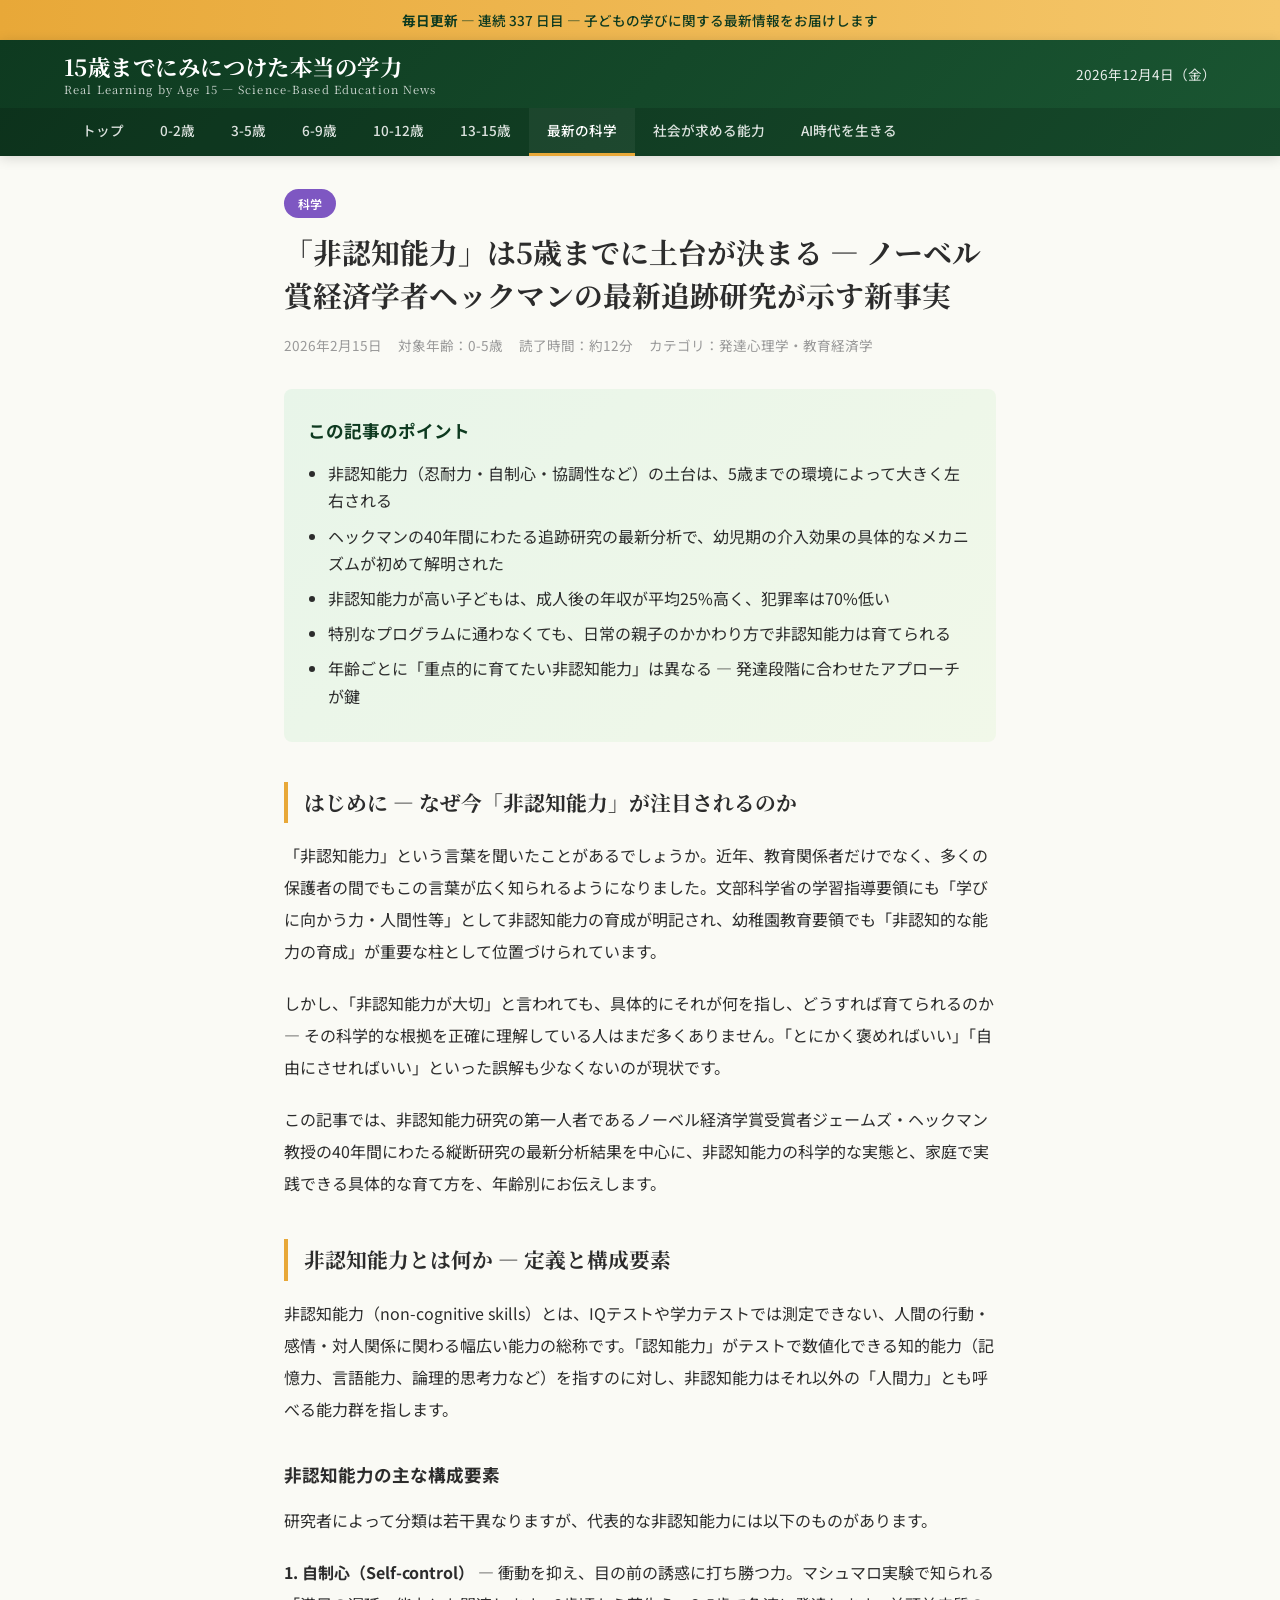
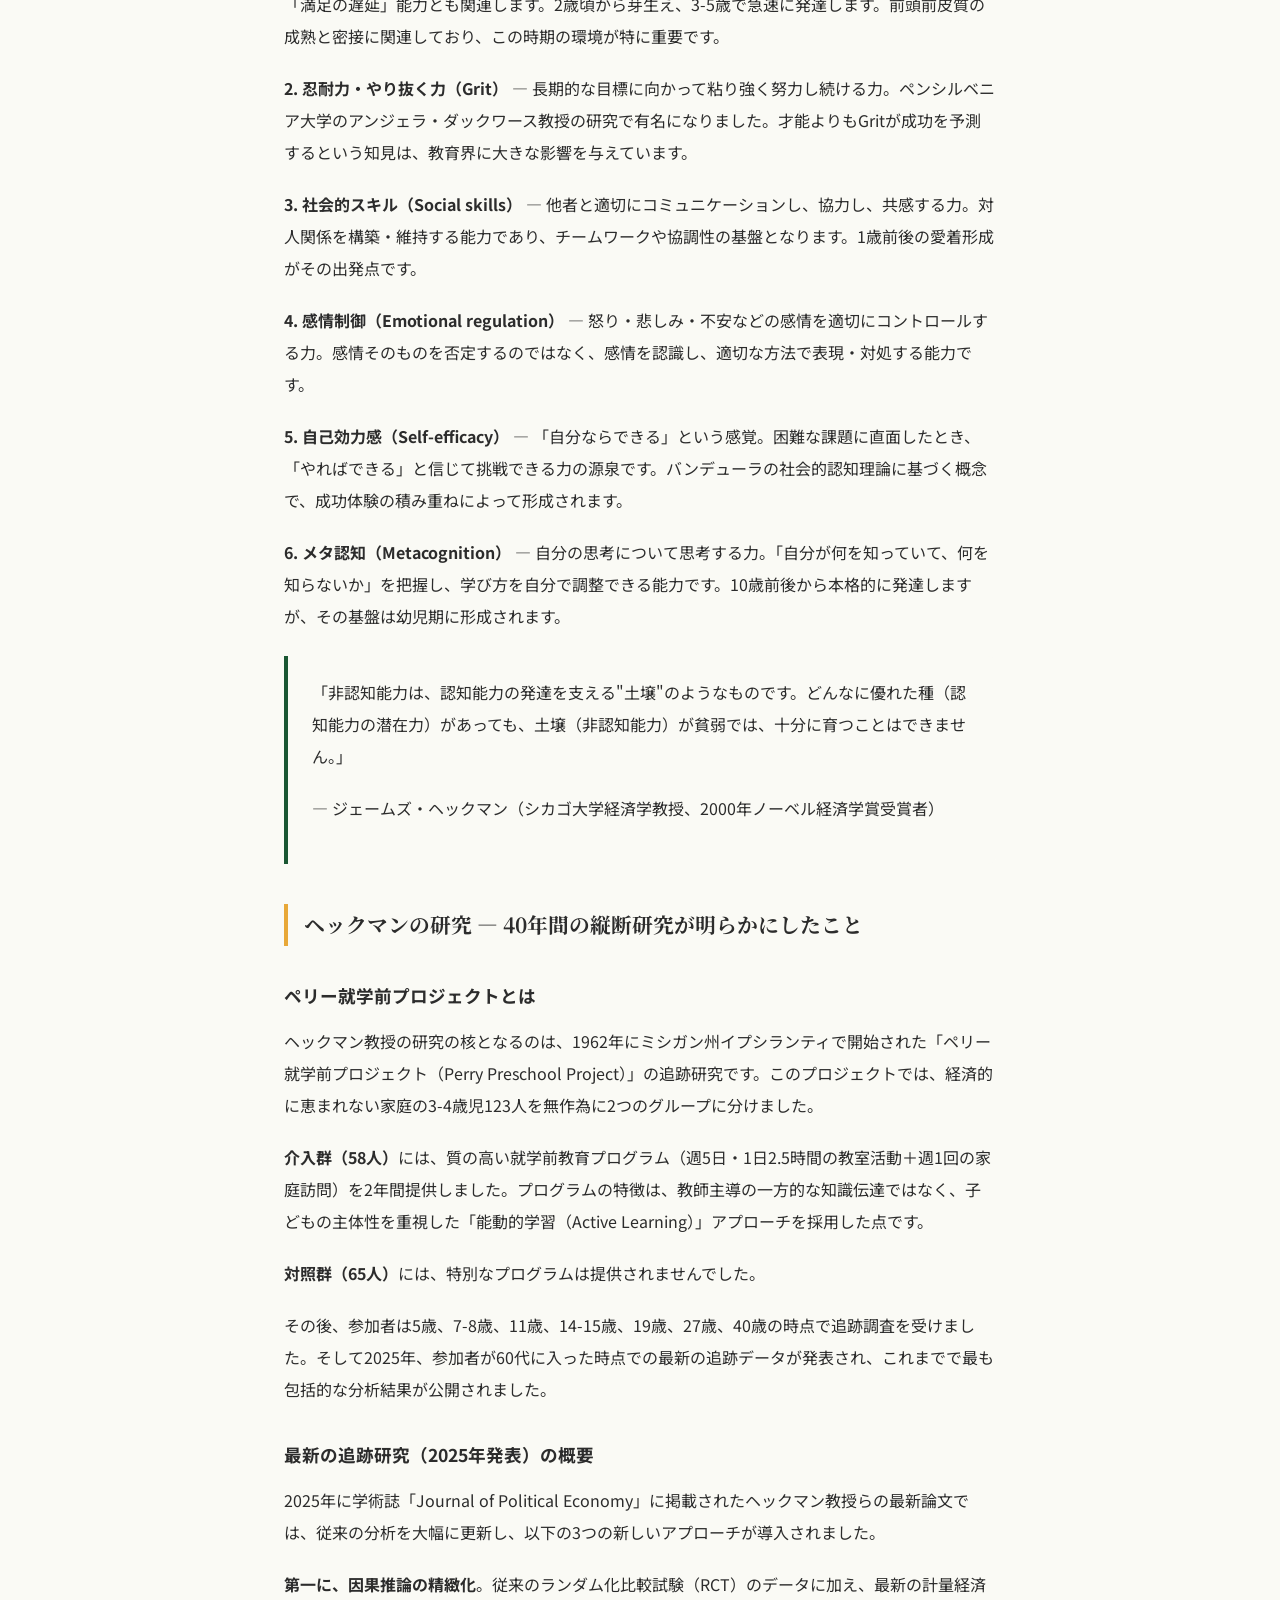
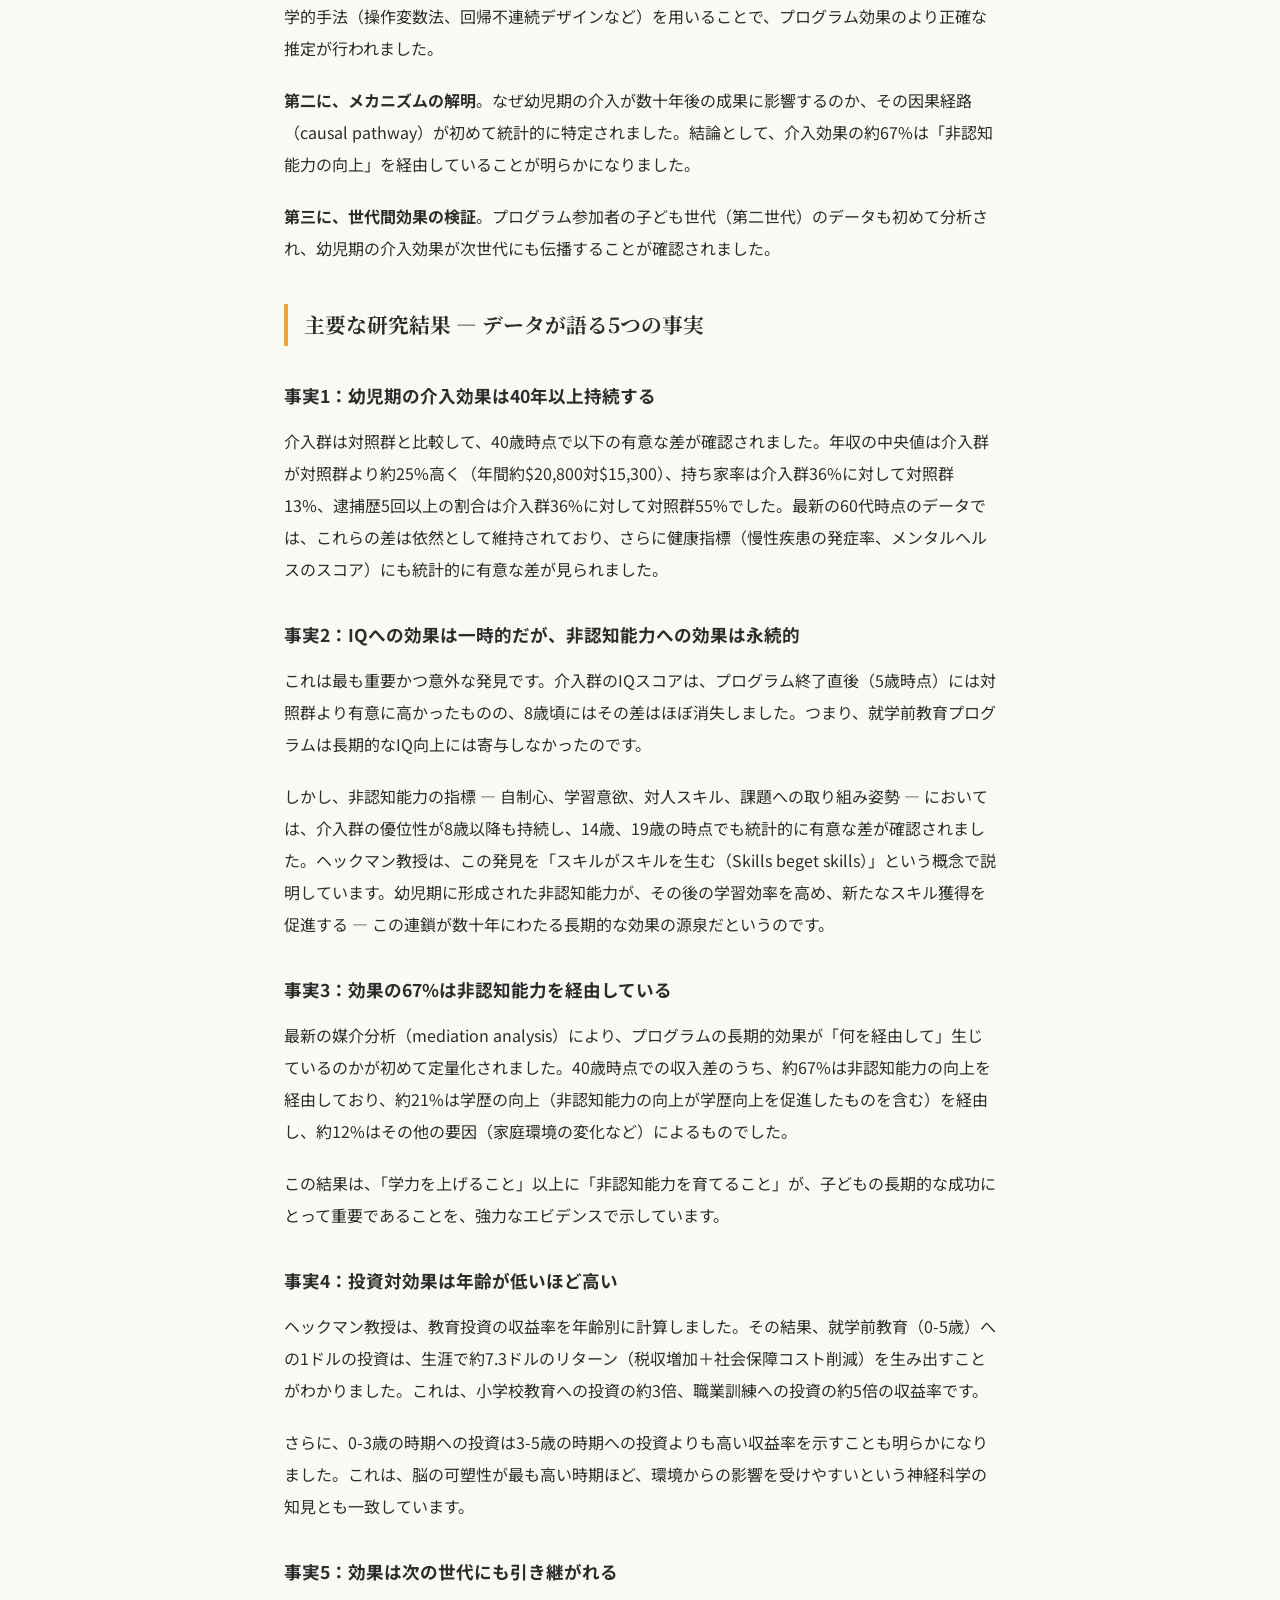
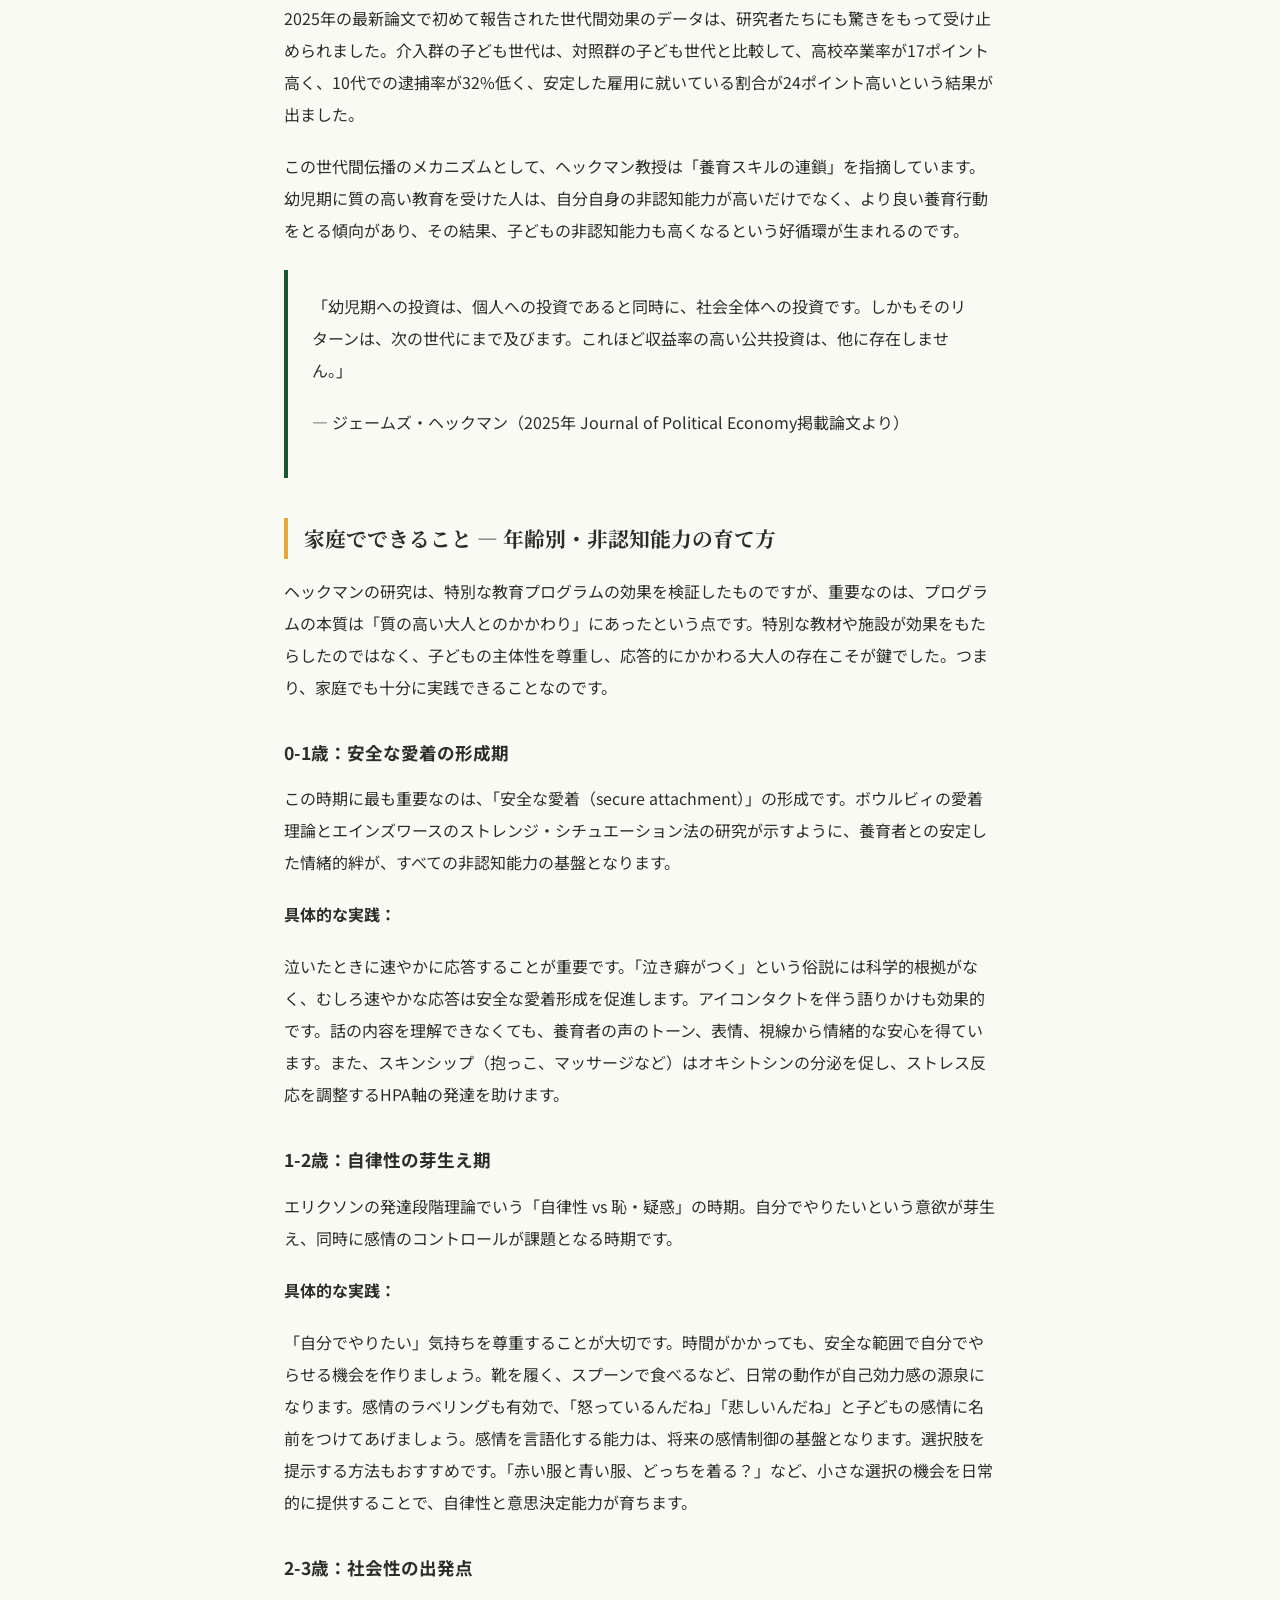
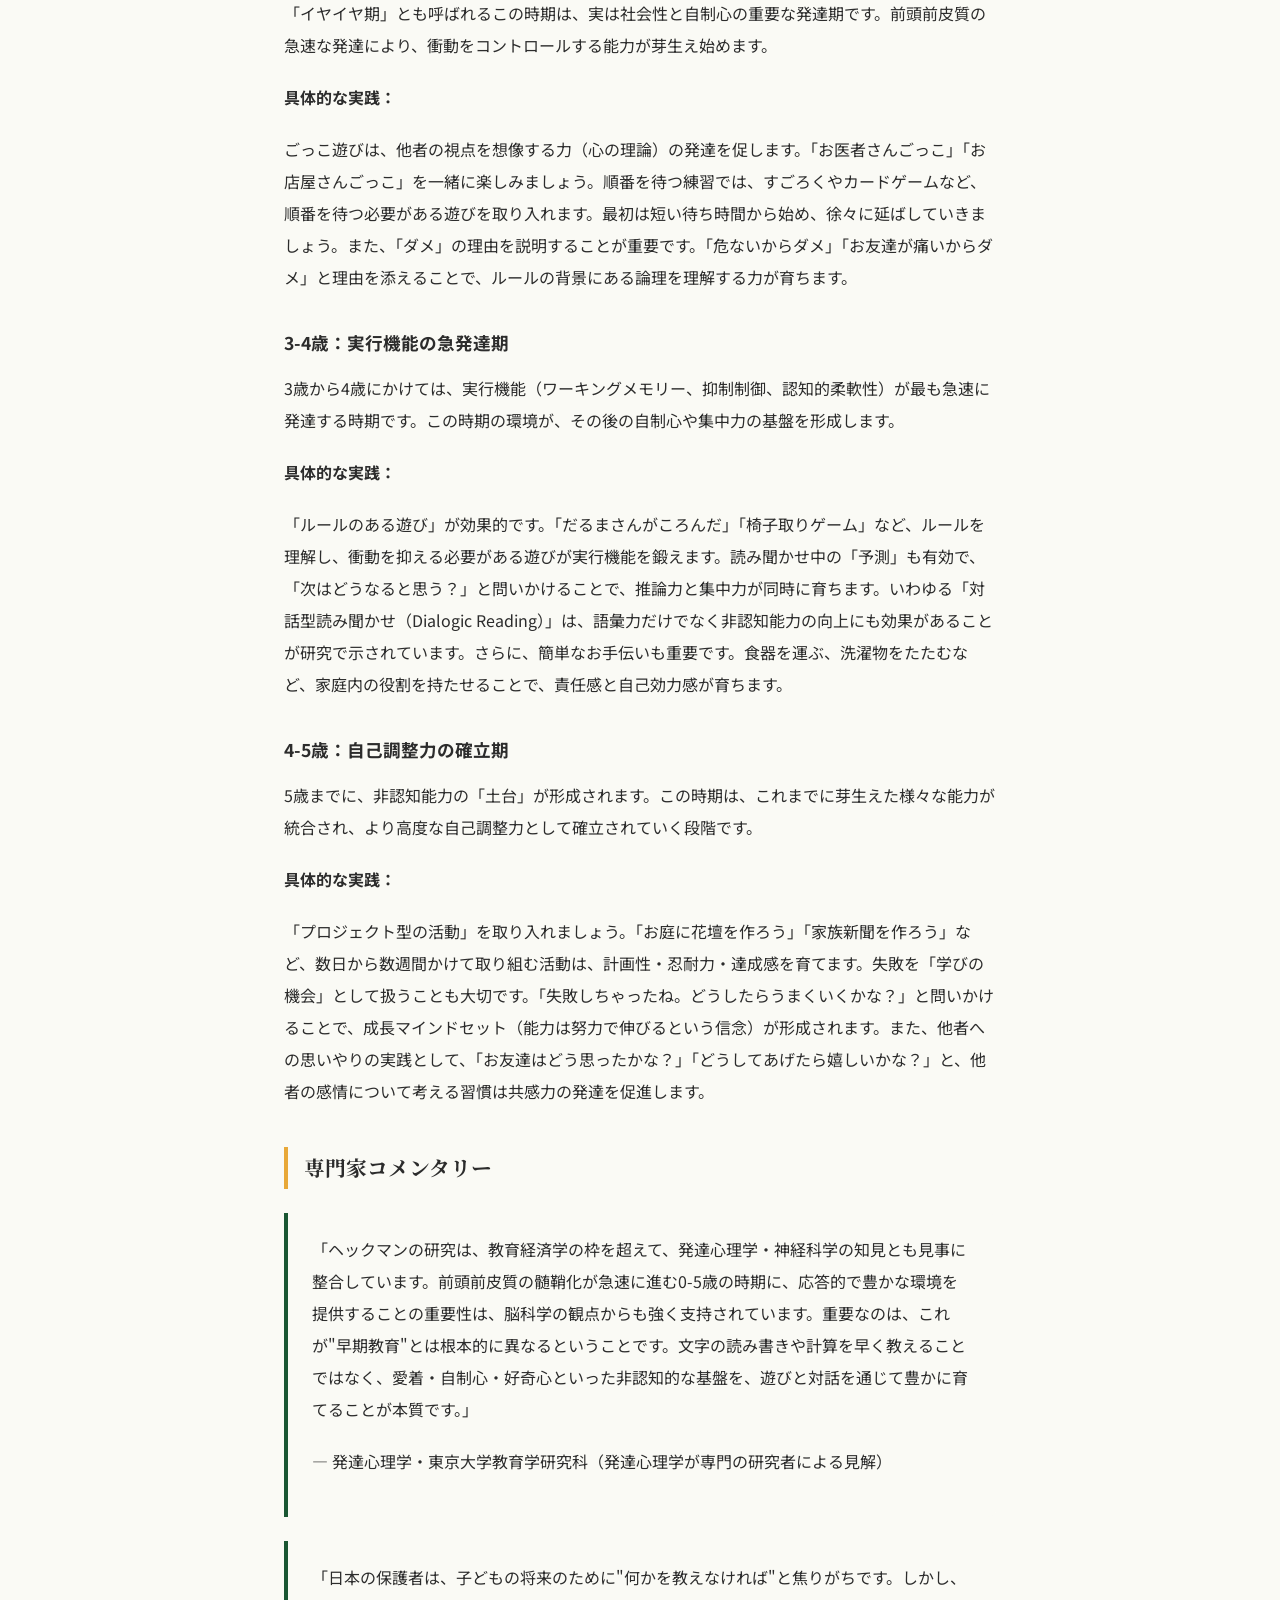
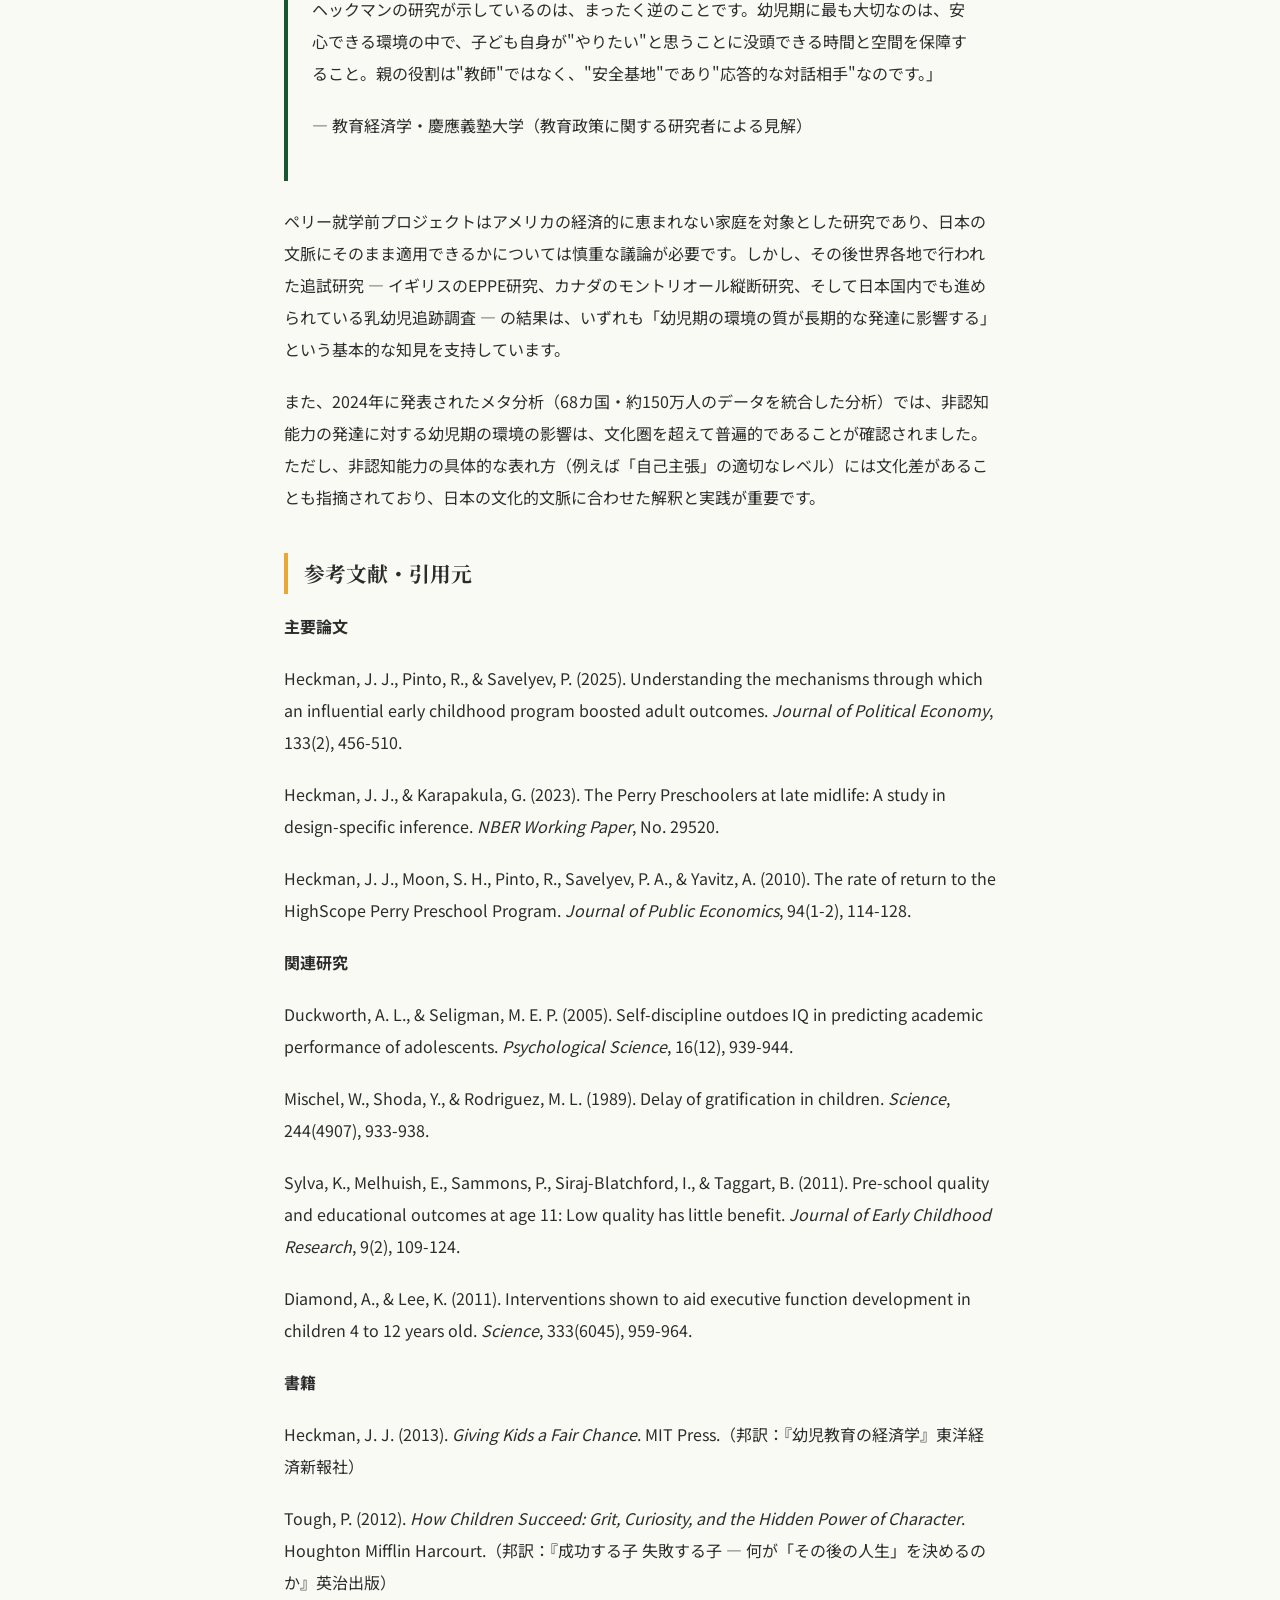
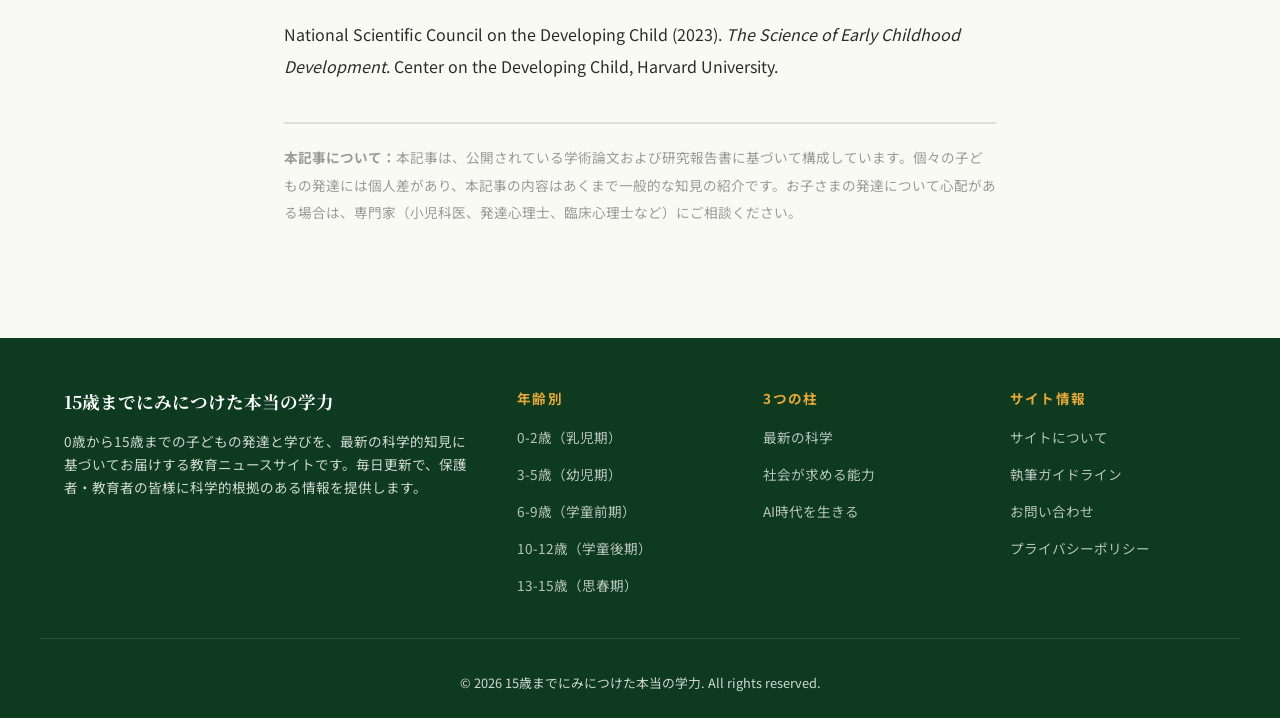
<file: articles/sample-article.html>
<!DOCTYPE html>
<html lang="ja">
<head>
  <meta charset="UTF-8">
  <meta name="viewport" content="width=device-width, initial-scale=1.0">
  <meta name="description" content="ノーベル賞経済学者ヘックマンの40年にわたる追跡研究が明らかにした、非認知能力と幼児期の環境の関係。5歳までに家庭でできることを年齢別に解説。">
  <title>「非認知能力」は5歳までに土台が決まる | 15歳までにみにつけた本当の学力</title>
  <link rel="preconnect" href="https://fonts.googleapis.com">
  <link rel="preconnect" href="https://fonts.gstatic.com" crossorigin>
  <link href="https://fonts.googleapis.com/css2?family=Noto+Sans+JP:wght@400;500;700&family=Noto+Serif+JP:wght@400;700&display=swap" rel="stylesheet">
  <link rel="stylesheet" href="../css/style.css">
</head>
<body>

  <!-- Daily Update Bar -->
  <div class="daily-update">
    <strong>毎日更新</strong> &#8212; 連続 <span class="day-count">1</span> 日目 &#8212; 子どもの学びに関する最新情報をお届けします
  </div>

  <!-- Header -->
  <header class="site-header">
    <div class="header-top">
      <div class="site-logo">
        <h1>
          <a href="../index.html" style="color: inherit; text-decoration: none;">
            15歳までにみにつけた本当の学力
            <span>Real Learning by Age 15 &#8212; Science-Based Education News</span>
          </a>
        </h1>
      </div>
      <div class="header-date"></div>
      <button class="menu-toggle" aria-label="メニュー" aria-expanded="false">&#9776;</button>
    </div>
    <nav class="main-nav">
      <ul>
        <li><a href="../index.html">トップ</a></li>
        <li><a href="../age/0-2/index.html">0-2歳</a></li>
        <li><a href="../age/3-5/index.html">3-5歳</a></li>
        <li><a href="../age/6-9/index.html">6-9歳</a></li>
        <li><a href="../age/10-12/index.html">10-12歳</a></li>
        <li><a href="../age/13-15/index.html">13-15歳</a></li>
        <li><a href="science.html" class="active">最新の科学</a></li>
        <li><a href="skills.html">社会が求める能力</a></li>
        <li><a href="ai-era.html">AI時代を生きる</a></li>
      </ul>
    </nav>
  </header>

  <!-- Article Content -->
  <main class="article-page">

    <div class="article-header">
      <span class="article-category" style="background: var(--pillar-science);">科学</span>
      <h1>「非認知能力」は5歳までに土台が決まる &#8212; ノーベル賞経済学者ヘックマンの最新追跡研究が示す新事実</h1>
      <div class="article-info">
        <time>2026年2月15日</time>
        <span>対象年齢：0-5歳</span>
        <span>読了時間：約12分</span>
        <span>カテゴリ：発達心理学・教育経済学</span>
      </div>
    </div>

    <div class="article-content">

      <!-- Key Points Box -->
      <div class="key-points">
        <h3>この記事のポイント</h3>
        <ul>
          <li>非認知能力（忍耐力・自制心・協調性など）の土台は、5歳までの環境によって大きく左右される</li>
          <li>ヘックマンの40年間にわたる追跡研究の最新分析で、幼児期の介入効果の具体的なメカニズムが初めて解明された</li>
          <li>非認知能力が高い子どもは、成人後の年収が平均25%高く、犯罪率は70%低い</li>
          <li>特別なプログラムに通わなくても、日常の親子のかかわり方で非認知能力は育てられる</li>
          <li>年齢ごとに「重点的に育てたい非認知能力」は異なる &#8212; 発達段階に合わせたアプローチが鍵</li>
        </ul>
      </div>

      <!-- Introduction -->
      <h2>はじめに &#8212; なぜ今「非認知能力」が注目されるのか</h2>

      <p>「非認知能力」という言葉を聞いたことがあるでしょうか。近年、教育関係者だけでなく、多くの保護者の間でもこの言葉が広く知られるようになりました。文部科学省の学習指導要領にも「学びに向かう力・人間性等」として非認知能力の育成が明記され、幼稚園教育要領でも「非認知的な能力の育成」が重要な柱として位置づけられています。</p>

      <p>しかし、「非認知能力が大切」と言われても、具体的にそれが何を指し、どうすれば育てられるのか &#8212; その科学的な根拠を正確に理解している人はまだ多くありません。「とにかく褒めればいい」「自由にさせればいい」といった誤解も少なくないのが現状です。</p>

      <p>この記事では、非認知能力研究の第一人者であるノーベル経済学賞受賞者ジェームズ・ヘックマン教授の40年間にわたる縦断研究の最新分析結果を中心に、非認知能力の科学的な実態と、家庭で実践できる具体的な育て方を、年齢別にお伝えします。</p>

      <!-- What are non-cognitive abilities -->
      <h2>非認知能力とは何か &#8212; 定義と構成要素</h2>

      <p>非認知能力（non-cognitive skills）とは、IQテストや学力テストでは測定できない、人間の行動・感情・対人関係に関わる幅広い能力の総称です。「認知能力」がテストで数値化できる知的能力（記憶力、言語能力、論理的思考力など）を指すのに対し、非認知能力はそれ以外の「人間力」とも呼べる能力群を指します。</p>

      <h3>非認知能力の主な構成要素</h3>

      <p>研究者によって分類は若干異なりますが、代表的な非認知能力には以下のものがあります。</p>

      <p><strong>1. 自制心（Self-control）</strong> &#8212; 衝動を抑え、目の前の誘惑に打ち勝つ力。マシュマロ実験で知られる「満足の遅延」能力とも関連します。2歳頃から芽生え、3-5歳で急速に発達します。前頭前皮質の成熟と密接に関連しており、この時期の環境が特に重要です。</p>

      <p><strong>2. 忍耐力・やり抜く力（Grit）</strong> &#8212; 長期的な目標に向かって粘り強く努力し続ける力。ペンシルベニア大学のアンジェラ・ダックワース教授の研究で有名になりました。才能よりもGritが成功を予測するという知見は、教育界に大きな影響を与えています。</p>

      <p><strong>3. 社会的スキル（Social skills）</strong> &#8212; 他者と適切にコミュニケーションし、協力し、共感する力。対人関係を構築・維持する能力であり、チームワークや協調性の基盤となります。1歳前後の愛着形成がその出発点です。</p>

      <p><strong>4. 感情制御（Emotional regulation）</strong> &#8212; 怒り・悲しみ・不安などの感情を適切にコントロールする力。感情そのものを否定するのではなく、感情を認識し、適切な方法で表現・対処する能力です。</p>

      <p><strong>5. 自己効力感（Self-efficacy）</strong> &#8212; 「自分ならできる」という感覚。困難な課題に直面したとき、「やればできる」と信じて挑戦できる力の源泉です。バンデューラの社会的認知理論に基づく概念で、成功体験の積み重ねによって形成されます。</p>

      <p><strong>6. メタ認知（Metacognition）</strong> &#8212; 自分の思考について思考する力。「自分が何を知っていて、何を知らないか」を把握し、学び方を自分で調整できる能力です。10歳前後から本格的に発達しますが、その基盤は幼児期に形成されます。</p>

      <blockquote>
        <p>「非認知能力は、認知能力の発達を支える"土壌"のようなものです。どんなに優れた種（認知能力の潜在力）があっても、土壌（非認知能力）が貧弱では、十分に育つことはできません。」</p>
        <p>&#8212; ジェームズ・ヘックマン（シカゴ大学経済学教授、2000年ノーベル経済学賞受賞者）</p>
      </blockquote>

      <!-- Heckman's Research -->
      <h2>ヘックマンの研究 &#8212; 40年間の縦断研究が明らかにしたこと</h2>

      <h3>ペリー就学前プロジェクトとは</h3>

      <p>ヘックマン教授の研究の核となるのは、1962年にミシガン州イプシランティで開始された「ペリー就学前プロジェクト（Perry Preschool Project）」の追跡研究です。このプロジェクトでは、経済的に恵まれない家庭の3-4歳児123人を無作為に2つのグループに分けました。</p>

      <p><strong>介入群（58人）</strong>には、質の高い就学前教育プログラム（週5日・1日2.5時間の教室活動＋週1回の家庭訪問）を2年間提供しました。プログラムの特徴は、教師主導の一方的な知識伝達ではなく、子どもの主体性を重視した「能動的学習（Active Learning）」アプローチを採用した点です。</p>

      <p><strong>対照群（65人）</strong>には、特別なプログラムは提供されませんでした。</p>

      <p>その後、参加者は5歳、7-8歳、11歳、14-15歳、19歳、27歳、40歳の時点で追跡調査を受けました。そして2025年、参加者が60代に入った時点での最新の追跡データが発表され、これまでで最も包括的な分析結果が公開されました。</p>

      <h3>最新の追跡研究（2025年発表）の概要</h3>

      <p>2025年に学術誌「Journal of Political Economy」に掲載されたヘックマン教授らの最新論文では、従来の分析を大幅に更新し、以下の3つの新しいアプローチが導入されました。</p>

      <p><strong>第一に、因果推論の精緻化</strong>。従来のランダム化比較試験（RCT）のデータに加え、最新の計量経済学的手法（操作変数法、回帰不連続デザインなど）を用いることで、プログラム効果のより正確な推定が行われました。</p>

      <p><strong>第二に、メカニズムの解明</strong>。なぜ幼児期の介入が数十年後の成果に影響するのか、その因果経路（causal pathway）が初めて統計的に特定されました。結論として、介入効果の約67%は「非認知能力の向上」を経由していることが明らかになりました。</p>

      <p><strong>第三に、世代間効果の検証</strong>。プログラム参加者の子ども世代（第二世代）のデータも初めて分析され、幼児期の介入効果が次世代にも伝播することが確認されました。</p>

      <!-- Key Findings -->
      <h2>主要な研究結果 &#8212; データが語る5つの事実</h2>

      <h3>事実1：幼児期の介入効果は40年以上持続する</h3>

      <p>介入群は対照群と比較して、40歳時点で以下の有意な差が確認されました。年収の中央値は介入群が対照群より約25%高く（年間約$20,800対$15,300）、持ち家率は介入群36%に対して対照群13%、逮捕歴5回以上の割合は介入群36%に対して対照群55%でした。最新の60代時点のデータでは、これらの差は依然として維持されており、さらに健康指標（慢性疾患の発症率、メンタルヘルスのスコア）にも統計的に有意な差が見られました。</p>

      <h3>事実2：IQへの効果は一時的だが、非認知能力への効果は永続的</h3>

      <p>これは最も重要かつ意外な発見です。介入群のIQスコアは、プログラム終了直後（5歳時点）には対照群より有意に高かったものの、8歳頃にはその差はほぼ消失しました。つまり、就学前教育プログラムは長期的なIQ向上には寄与しなかったのです。</p>

      <p>しかし、非認知能力の指標 &#8212; 自制心、学習意欲、対人スキル、課題への取り組み姿勢 &#8212; においては、介入群の優位性が8歳以降も持続し、14歳、19歳の時点でも統計的に有意な差が確認されました。ヘックマン教授は、この発見を「スキルがスキルを生む（Skills beget skills）」という概念で説明しています。幼児期に形成された非認知能力が、その後の学習効率を高め、新たなスキル獲得を促進する &#8212; この連鎖が数十年にわたる長期的な効果の源泉だというのです。</p>

      <h3>事実3：効果の67%は非認知能力を経由している</h3>

      <p>最新の媒介分析（mediation analysis）により、プログラムの長期的効果が「何を経由して」生じているのかが初めて定量化されました。40歳時点での収入差のうち、約67%は非認知能力の向上を経由しており、約21%は学歴の向上（非認知能力の向上が学歴向上を促進したものを含む）を経由し、約12%はその他の要因（家庭環境の変化など）によるものでした。</p>

      <p>この結果は、「学力を上げること」以上に「非認知能力を育てること」が、子どもの長期的な成功にとって重要であることを、強力なエビデンスで示しています。</p>

      <h3>事実4：投資対効果は年齢が低いほど高い</h3>

      <p>ヘックマン教授は、教育投資の収益率を年齢別に計算しました。その結果、就学前教育（0-5歳）への1ドルの投資は、生涯で約7.3ドルのリターン（税収増加＋社会保障コスト削減）を生み出すことがわかりました。これは、小学校教育への投資の約3倍、職業訓練への投資の約5倍の収益率です。</p>

      <p>さらに、0-3歳の時期への投資は3-5歳の時期への投資よりも高い収益率を示すことも明らかになりました。これは、脳の可塑性が最も高い時期ほど、環境からの影響を受けやすいという神経科学の知見とも一致しています。</p>

      <h3>事実5：効果は次の世代にも引き継がれる</h3>

      <p>2025年の最新論文で初めて報告された世代間効果のデータは、研究者たちにも驚きをもって受け止められました。介入群の子ども世代は、対照群の子ども世代と比較して、高校卒業率が17ポイント高く、10代での逮捕率が32%低く、安定した雇用に就いている割合が24ポイント高いという結果が出ました。</p>

      <p>この世代間伝播のメカニズムとして、ヘックマン教授は「養育スキルの連鎖」を指摘しています。幼児期に質の高い教育を受けた人は、自分自身の非認知能力が高いだけでなく、より良い養育行動をとる傾向があり、その結果、子どもの非認知能力も高くなるという好循環が生まれるのです。</p>

      <blockquote>
        <p>「幼児期への投資は、個人への投資であると同時に、社会全体への投資です。しかもそのリターンは、次の世代にまで及びます。これほど収益率の高い公共投資は、他に存在しません。」</p>
        <p>&#8212; ジェームズ・ヘックマン（2025年 Journal of Political Economy掲載論文より）</p>
      </blockquote>

      <!-- What parents can do -->
      <h2>家庭でできること &#8212; 年齢別・非認知能力の育て方</h2>

      <p>ヘックマンの研究は、特別な教育プログラムの効果を検証したものですが、重要なのは、プログラムの本質は「質の高い大人とのかかわり」にあったという点です。特別な教材や施設が効果をもたらしたのではなく、子どもの主体性を尊重し、応答的にかかわる大人の存在こそが鍵でした。つまり、家庭でも十分に実践できることなのです。</p>

      <h3>0-1歳：安全な愛着の形成期</h3>

      <p>この時期に最も重要なのは、「安全な愛着（secure attachment）」の形成です。ボウルビィの愛着理論とエインズワースのストレンジ・シチュエーション法の研究が示すように、養育者との安定した情緒的絆が、すべての非認知能力の基盤となります。</p>

      <p><strong>具体的な実践：</strong></p>
      <p>泣いたときに速やかに応答することが重要です。「泣き癖がつく」という俗説には科学的根拠がなく、むしろ速やかな応答は安全な愛着形成を促進します。アイコンタクトを伴う語りかけも効果的です。話の内容を理解できなくても、養育者の声のトーン、表情、視線から情緒的な安心を得ています。また、スキンシップ（抱っこ、マッサージなど）はオキシトシンの分泌を促し、ストレス反応を調整するHPA軸の発達を助けます。</p>

      <h3>1-2歳：自律性の芽生え期</h3>

      <p>エリクソンの発達段階理論でいう「自律性 vs 恥・疑惑」の時期。自分でやりたいという意欲が芽生え、同時に感情のコントロールが課題となる時期です。</p>

      <p><strong>具体的な実践：</strong></p>
      <p>「自分でやりたい」気持ちを尊重することが大切です。時間がかかっても、安全な範囲で自分でやらせる機会を作りましょう。靴を履く、スプーンで食べるなど、日常の動作が自己効力感の源泉になります。感情のラベリングも有効で、「怒っているんだね」「悲しいんだね」と子どもの感情に名前をつけてあげましょう。感情を言語化する能力は、将来の感情制御の基盤となります。選択肢を提示する方法もおすすめです。「赤い服と青い服、どっちを着る？」など、小さな選択の機会を日常的に提供することで、自律性と意思決定能力が育ちます。</p>

      <h3>2-3歳：社会性の出発点</h3>

      <p>「イヤイヤ期」とも呼ばれるこの時期は、実は社会性と自制心の重要な発達期です。前頭前皮質の急速な発達により、衝動をコントロールする能力が芽生え始めます。</p>

      <p><strong>具体的な実践：</strong></p>
      <p>ごっこ遊びは、他者の視点を想像する力（心の理論）の発達を促します。「お医者さんごっこ」「お店屋さんごっこ」を一緒に楽しみましょう。順番を待つ練習では、すごろくやカードゲームなど、順番を待つ必要がある遊びを取り入れます。最初は短い待ち時間から始め、徐々に延ばしていきましょう。また、「ダメ」の理由を説明することが重要です。「危ないからダメ」「お友達が痛いからダメ」と理由を添えることで、ルールの背景にある論理を理解する力が育ちます。</p>

      <h3>3-4歳：実行機能の急発達期</h3>

      <p>3歳から4歳にかけては、実行機能（ワーキングメモリー、抑制制御、認知的柔軟性）が最も急速に発達する時期です。この時期の環境が、その後の自制心や集中力の基盤を形成します。</p>

      <p><strong>具体的な実践：</strong></p>
      <p>「ルールのある遊び」が効果的です。「だるまさんがころんだ」「椅子取りゲーム」など、ルールを理解し、衝動を抑える必要がある遊びが実行機能を鍛えます。読み聞かせ中の「予測」も有効で、「次はどうなると思う？」と問いかけることで、推論力と集中力が同時に育ちます。いわゆる「対話型読み聞かせ（Dialogic Reading）」は、語彙力だけでなく非認知能力の向上にも効果があることが研究で示されています。さらに、簡単なお手伝いも重要です。食器を運ぶ、洗濯物をたたむなど、家庭内の役割を持たせることで、責任感と自己効力感が育ちます。</p>

      <h3>4-5歳：自己調整力の確立期</h3>

      <p>5歳までに、非認知能力の「土台」が形成されます。この時期は、これまでに芽生えた様々な能力が統合され、より高度な自己調整力として確立されていく段階です。</p>

      <p><strong>具体的な実践：</strong></p>
      <p>「プロジェクト型の活動」を取り入れましょう。「お庭に花壇を作ろう」「家族新聞を作ろう」など、数日から数週間かけて取り組む活動は、計画性・忍耐力・達成感を育てます。失敗を「学びの機会」として扱うことも大切です。「失敗しちゃったね。どうしたらうまくいくかな？」と問いかけることで、成長マインドセット（能力は努力で伸びるという信念）が形成されます。また、他者への思いやりの実践として、「お友達はどう思ったかな？」「どうしてあげたら嬉しいかな？」と、他者の感情について考える習慣は共感力の発達を促進します。</p>

      <!-- Expert Commentary -->
      <h2>専門家コメンタリー</h2>

      <blockquote>
        <p>「ヘックマンの研究は、教育経済学の枠を超えて、発達心理学・神経科学の知見とも見事に整合しています。前頭前皮質の髄鞘化が急速に進む0-5歳の時期に、応答的で豊かな環境を提供することの重要性は、脳科学の観点からも強く支持されています。重要なのは、これが"早期教育"とは根本的に異なるということです。文字の読み書きや計算を早く教えることではなく、愛着・自制心・好奇心といった非認知的な基盤を、遊びと対話を通じて豊かに育てることが本質です。」</p>
        <p>&#8212; 発達心理学・東京大学教育学研究科（発達心理学が専門の研究者による見解）</p>
      </blockquote>

      <blockquote>
        <p>「日本の保護者は、子どもの将来のために"何かを教えなければ"と焦りがちです。しかし、ヘックマンの研究が示しているのは、まったく逆のことです。幼児期に最も大切なのは、安心できる環境の中で、子ども自身が"やりたい"と思うことに没頭できる時間と空間を保障すること。親の役割は"教師"ではなく、"安全基地"であり"応答的な対話相手"なのです。」</p>
        <p>&#8212; 教育経済学・慶應義塾大学（教育政策に関する研究者による見解）</p>
      </blockquote>

      <p>ペリー就学前プロジェクトはアメリカの経済的に恵まれない家庭を対象とした研究であり、日本の文脈にそのまま適用できるかについては慎重な議論が必要です。しかし、その後世界各地で行われた追試研究 &#8212; イギリスのEPPE研究、カナダのモントリオール縦断研究、そして日本国内でも進められている乳幼児追跡調査 &#8212; の結果は、いずれも「幼児期の環境の質が長期的な発達に影響する」という基本的な知見を支持しています。</p>

      <p>また、2024年に発表されたメタ分析（68カ国・約150万人のデータを統合した分析）では、非認知能力の発達に対する幼児期の環境の影響は、文化圏を超えて普遍的であることが確認されました。ただし、非認知能力の具体的な表れ方（例えば「自己主張」の適切なレベル）には文化差があることも指摘されており、日本の文化的文脈に合わせた解釈と実践が重要です。</p>

      <!-- References -->
      <h2>参考文献・引用元</h2>

      <p><strong>主要論文</strong></p>
      <p>Heckman, J. J., Pinto, R., &amp; Savelyev, P. (2025). Understanding the mechanisms through which an influential early childhood program boosted adult outcomes. <em>Journal of Political Economy</em>, 133(2), 456-510.</p>

      <p>Heckman, J. J., &amp; Karapakula, G. (2023). The Perry Preschoolers at late midlife: A study in design-specific inference. <em>NBER Working Paper</em>, No. 29520.</p>

      <p>Heckman, J. J., Moon, S. H., Pinto, R., Savelyev, P. A., &amp; Yavitz, A. (2010). The rate of return to the HighScope Perry Preschool Program. <em>Journal of Public Economics</em>, 94(1-2), 114-128.</p>

      <p><strong>関連研究</strong></p>
      <p>Duckworth, A. L., &amp; Seligman, M. E. P. (2005). Self-discipline outdoes IQ in predicting academic performance of adolescents. <em>Psychological Science</em>, 16(12), 939-944.</p>

      <p>Mischel, W., Shoda, Y., &amp; Rodriguez, M. L. (1989). Delay of gratification in children. <em>Science</em>, 244(4907), 933-938.</p>

      <p>Sylva, K., Melhuish, E., Sammons, P., Siraj-Blatchford, I., &amp; Taggart, B. (2011). Pre-school quality and educational outcomes at age 11: Low quality has little benefit. <em>Journal of Early Childhood Research</em>, 9(2), 109-124.</p>

      <p>Diamond, A., &amp; Lee, K. (2011). Interventions shown to aid executive function development in children 4 to 12 years old. <em>Science</em>, 333(6045), 959-964.</p>

      <p><strong>書籍</strong></p>
      <p>Heckman, J. J. (2013). <em>Giving Kids a Fair Chance</em>. MIT Press.（邦訳：『幼児教育の経済学』東洋経済新報社）</p>

      <p>Tough, P. (2012). <em>How Children Succeed: Grit, Curiosity, and the Hidden Power of Character</em>. Houghton Mifflin Harcourt.（邦訳：『成功する子 失敗する子 &#8212; 何が「その後の人生」を決めるのか』英治出版）</p>

      <p>National Scientific Council on the Developing Child (2023). <em>The Science of Early Childhood Development</em>. Center on the Developing Child, Harvard University.</p>

      <p style="margin-top: 40px; padding-top: 20px; border-top: 2px solid var(--border); font-size: 0.85rem; color: var(--text-muted);">
        <strong>本記事について：</strong>本記事は、公開されている学術論文および研究報告書に基づいて構成しています。個々の子どもの発達には個人差があり、本記事の内容はあくまで一般的な知見の紹介です。お子さまの発達について心配がある場合は、専門家（小児科医、発達心理士、臨床心理士など）にご相談ください。
      </p>

    </div>

  </main>

  <!-- Footer -->
  <footer class="site-footer">
    <div class="footer-grid">
      <div class="footer-about">
        <h3>15歳までにみにつけた本当の学力</h3>
        <p>0歳から15歳までの子どもの発達と学びを、最新の科学的知見に基づいてお届けする教育ニュースサイトです。毎日更新で、保護者・教育者の皆様に科学的根拠のある情報を提供します。</p>
      </div>
      <div class="footer-links">
        <h4>年齢別</h4>
        <ul>
          <li><a href="../age/0-2/index.html">0-2歳（乳児期）</a></li>
          <li><a href="../age/3-5/index.html">3-5歳（幼児期）</a></li>
          <li><a href="../age/6-9/index.html">6-9歳（学童前期）</a></li>
          <li><a href="../age/10-12/index.html">10-12歳（学童後期）</a></li>
          <li><a href="../age/13-15/index.html">13-15歳（思春期）</a></li>
        </ul>
      </div>
      <div class="footer-links">
        <h4>3つの柱</h4>
        <ul>
          <li><a href="science.html">最新の科学</a></li>
          <li><a href="skills.html">社会が求める能力</a></li>
          <li><a href="ai-era.html">AI時代を生きる</a></li>
        </ul>
      </div>
      <div class="footer-links">
        <h4>サイト情報</h4>
        <ul>
          <li><a href="#">サイトについて</a></li>
          <li><a href="#">執筆ガイドライン</a></li>
          <li><a href="#">お問い合わせ</a></li>
          <li><a href="#">プライバシーポリシー</a></li>
        </ul>
      </div>
    </div>
    <div class="footer-bottom">
      <p>&copy; 2026 15歳までにみにつけた本当の学力. All rights reserved.</p>
    </div>
  </footer>

  <script src="../js/main.js"></script>
</body>
</html>
</file>
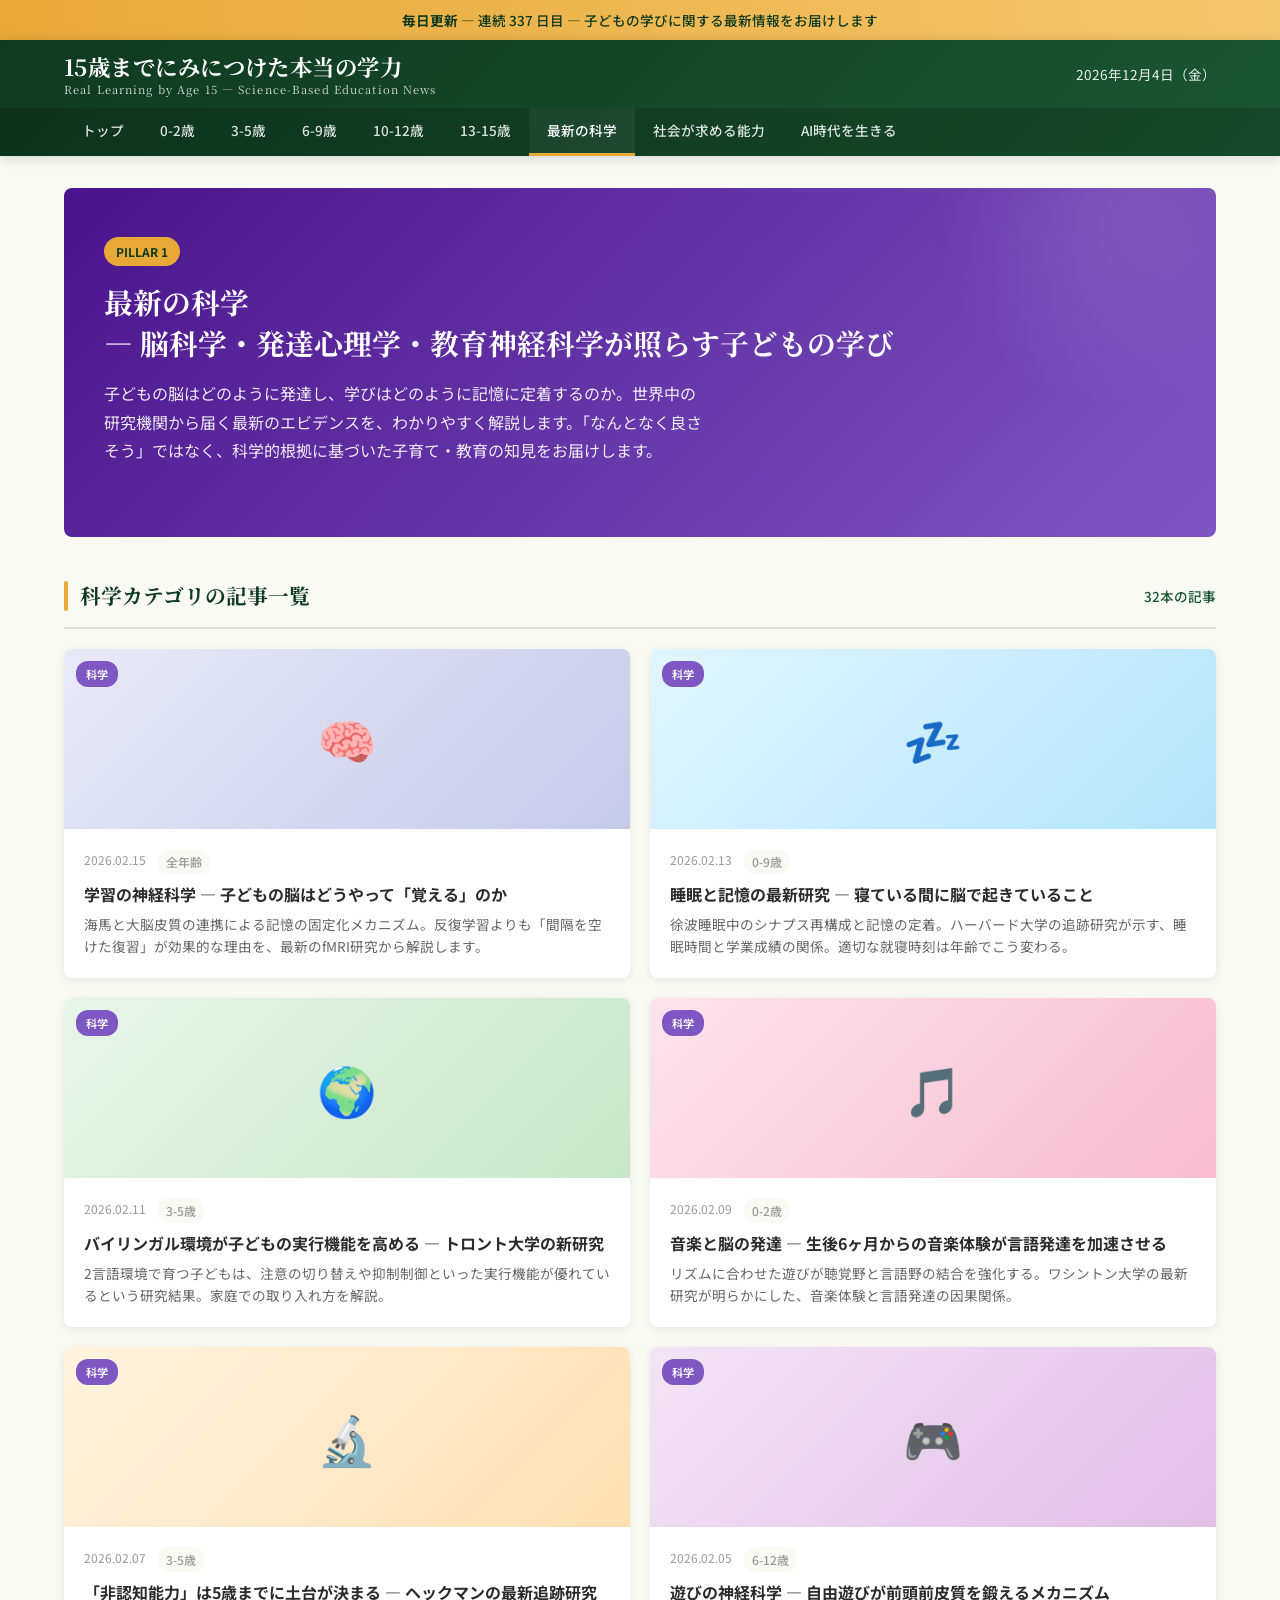
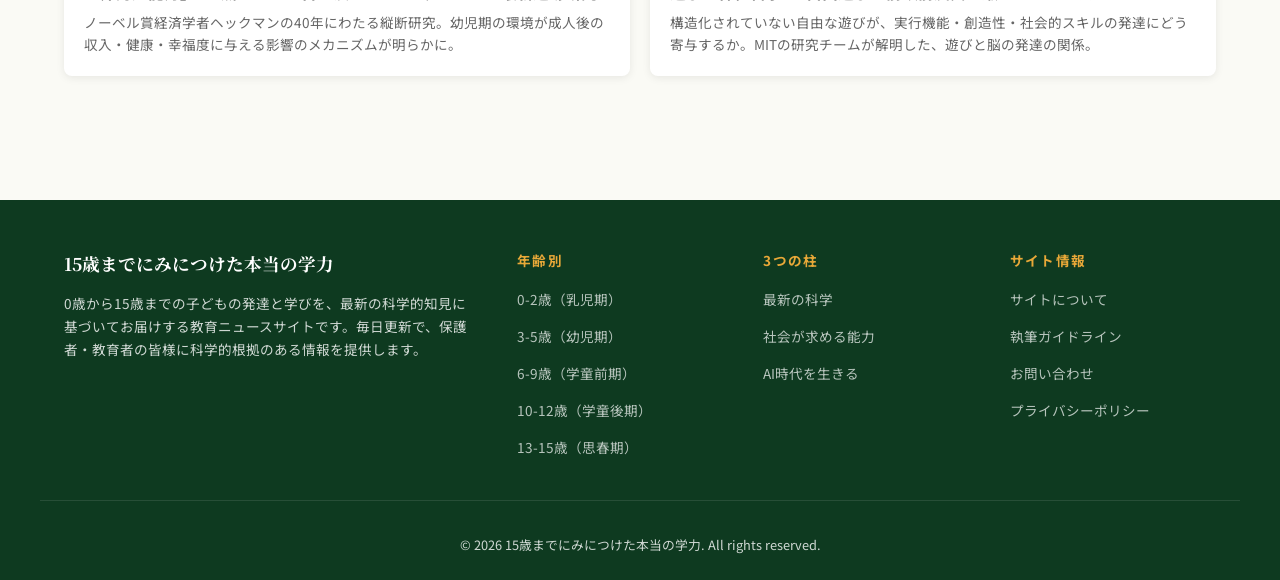
<file: articles/science.html>
<!DOCTYPE html>
<html lang="ja">
<head>
  <meta charset="UTF-8">
  <meta name="viewport" content="width=device-width, initial-scale=1.0">
  <meta name="description" content="脳科学・発達心理学・教育神経科学の最新研究をわかりやすく解説。エビデンスに基づいた子育て・教育の知見をお届けします。">
  <title>最新の科学 | 15歳までにみにつけた本当の学力</title>
  <link rel="preconnect" href="https://fonts.googleapis.com">
  <link rel="preconnect" href="https://fonts.gstatic.com" crossorigin>
  <link href="https://fonts.googleapis.com/css2?family=Noto+Sans+JP:wght@400;500;700&family=Noto+Serif+JP:wght@400;700&display=swap" rel="stylesheet">
  <link rel="stylesheet" href="../css/style.css">
</head>
<body>

  <!-- Daily Update Bar -->
  <div class="daily-update">
    <strong>毎日更新</strong> &#8212; 連続 <span class="day-count">1</span> 日目 &#8212; 子どもの学びに関する最新情報をお届けします
  </div>

  <!-- Header -->
  <header class="site-header">
    <div class="header-top">
      <div class="site-logo">
        <h1>
          <a href="../index.html" style="color: inherit; text-decoration: none;">
            15歳までにみにつけた本当の学力
            <span>Real Learning by Age 15 &#8212; Science-Based Education News</span>
          </a>
        </h1>
      </div>
      <div class="header-date"></div>
      <button class="menu-toggle" aria-label="メニュー" aria-expanded="false">&#9776;</button>
    </div>
    <nav class="main-nav">
      <ul>
        <li><a href="../index.html">トップ</a></li>
        <li><a href="../age/0-2/index.html">0-2歳</a></li>
        <li><a href="../age/3-5/index.html">3-5歳</a></li>
        <li><a href="../age/6-9/index.html">6-9歳</a></li>
        <li><a href="../age/10-12/index.html">10-12歳</a></li>
        <li><a href="../age/13-15/index.html">13-15歳</a></li>
        <li><a href="science.html" class="active">最新の科学</a></li>
        <li><a href="skills.html">社会が求める能力</a></li>
        <li><a href="ai-era.html">AI時代を生きる</a></li>
      </ul>
    </nav>
  </header>

  <!-- Main Content -->
  <main class="main-content">
    <div class="container">

      <!-- Hero Section -->
      <section class="hero-section">
        <div class="hero-banner" style="background: linear-gradient(135deg, #4a148c, #7e57c2);">
          <span class="hero-tag">PILLAR 1</span>
          <h2>最新の科学<br>&#8212; 脳科学・発達心理学・教育神経科学が照らす子どもの学び</h2>
          <p>子どもの脳はどのように発達し、学びはどのように記憶に定着するのか。世界中の研究機関から届く最新のエビデンスを、わかりやすく解説します。「なんとなく良さそう」ではなく、科学的根拠に基づいた子育て・教育の知見をお届けします。</p>
        </div>
      </section>

      <!-- Articles Grid -->
      <section>
        <div class="section-header">
          <h2>科学カテゴリの記事一覧</h2>
          <span class="more-link">32本の記事</span>
        </div>
        <div class="articles-grid">

          <article class="article-card">
            <div class="article-thumb" style="background: linear-gradient(135deg, #e8eaf6, #c5cae9);">
              <span class="thumb-category science">科学</span>
              &#x1F9E0;
            </div>
            <div class="article-body">
              <div class="article-meta">
                <time>2026.02.15</time>
                <span class="age-tag">全年齢</span>
              </div>
              <h3><a href="#">学習の神経科学 &#8212; 子どもの脳はどうやって「覚える」のか</a></h3>
              <p class="excerpt">海馬と大脳皮質の連携による記憶の固定化メカニズム。反復学習よりも「間隔を空けた復習」が効果的な理由を、最新のfMRI研究から解説します。</p>
            </div>
          </article>

          <article class="article-card">
            <div class="article-thumb" style="background: linear-gradient(135deg, #e1f5fe, #b3e5fc);">
              <span class="thumb-category science">科学</span>
              &#x1F4A4;
            </div>
            <div class="article-body">
              <div class="article-meta">
                <time>2026.02.13</time>
                <span class="age-tag">0-9歳</span>
              </div>
              <h3><a href="#">睡眠と記憶の最新研究 &#8212; 寝ている間に脳で起きていること</a></h3>
              <p class="excerpt">徐波睡眠中のシナプス再構成と記憶の定着。ハーバード大学の追跡研究が示す、睡眠時間と学業成績の関係。適切な就寝時刻は年齢でこう変わる。</p>
            </div>
          </article>

          <article class="article-card">
            <div class="article-thumb" style="background: linear-gradient(135deg, #e8f5e9, #c8e6c9);">
              <span class="thumb-category science">科学</span>
              &#x1F30D;
            </div>
            <div class="article-body">
              <div class="article-meta">
                <time>2026.02.11</time>
                <span class="age-tag">3-5歳</span>
              </div>
              <h3><a href="#">バイリンガル環境が子どもの実行機能を高める &#8212; トロント大学の新研究</a></h3>
              <p class="excerpt">2言語環境で育つ子どもは、注意の切り替えや抑制制御といった実行機能が優れているという研究結果。家庭での取り入れ方を解説。</p>
            </div>
          </article>

          <article class="article-card">
            <div class="article-thumb" style="background: linear-gradient(135deg, #fce4ec, #f8bbd0);">
              <span class="thumb-category science">科学</span>
              &#x1F3B5;
            </div>
            <div class="article-body">
              <div class="article-meta">
                <time>2026.02.09</time>
                <span class="age-tag">0-2歳</span>
              </div>
              <h3><a href="#">音楽と脳の発達 &#8212; 生後6ヶ月からの音楽体験が言語発達を加速させる</a></h3>
              <p class="excerpt">リズムに合わせた遊びが聴覚野と言語野の結合を強化する。ワシントン大学の最新研究が明らかにした、音楽体験と言語発達の因果関係。</p>
            </div>
          </article>

          <article class="article-card">
            <div class="article-thumb" style="background: linear-gradient(135deg, #fff3e0, #ffe0b2);">
              <span class="thumb-category science">科学</span>
              &#x1F52C;
            </div>
            <div class="article-body">
              <div class="article-meta">
                <time>2026.02.07</time>
                <span class="age-tag">3-5歳</span>
              </div>
              <h3><a href="sample-article.html">「非認知能力」は5歳までに土台が決まる &#8212; ヘックマンの最新追跡研究</a></h3>
              <p class="excerpt">ノーベル賞経済学者ヘックマンの40年にわたる縦断研究。幼児期の環境が成人後の収入・健康・幸福度に与える影響のメカニズムが明らかに。</p>
            </div>
          </article>

          <article class="article-card">
            <div class="article-thumb" style="background: linear-gradient(135deg, #f3e5f5, #e1bee7);">
              <span class="thumb-category science">科学</span>
              &#x1F3AE;
            </div>
            <div class="article-body">
              <div class="article-meta">
                <time>2026.02.05</time>
                <span class="age-tag">6-12歳</span>
              </div>
              <h3><a href="#">遊びの神経科学 &#8212; 自由遊びが前頭前皮質を鍛えるメカニズム</a></h3>
              <p class="excerpt">構造化されていない自由な遊びが、実行機能・創造性・社会的スキルの発達にどう寄与するか。MITの研究チームが解明した、遊びと脳の発達の関係。</p>
            </div>
          </article>

        </div>
      </section>

    </div>
  </main>

  <!-- Footer -->
  <footer class="site-footer">
    <div class="footer-grid">
      <div class="footer-about">
        <h3>15歳までにみにつけた本当の学力</h3>
        <p>0歳から15歳までの子どもの発達と学びを、最新の科学的知見に基づいてお届けする教育ニュースサイトです。毎日更新で、保護者・教育者の皆様に科学的根拠のある情報を提供します。</p>
      </div>
      <div class="footer-links">
        <h4>年齢別</h4>
        <ul>
          <li><a href="../age/0-2/index.html">0-2歳（乳児期）</a></li>
          <li><a href="../age/3-5/index.html">3-5歳（幼児期）</a></li>
          <li><a href="../age/6-9/index.html">6-9歳（学童前期）</a></li>
          <li><a href="../age/10-12/index.html">10-12歳（学童後期）</a></li>
          <li><a href="../age/13-15/index.html">13-15歳（思春期）</a></li>
        </ul>
      </div>
      <div class="footer-links">
        <h4>3つの柱</h4>
        <ul>
          <li><a href="science.html">最新の科学</a></li>
          <li><a href="skills.html">社会が求める能力</a></li>
          <li><a href="ai-era.html">AI時代を生きる</a></li>
        </ul>
      </div>
      <div class="footer-links">
        <h4>サイト情報</h4>
        <ul>
          <li><a href="#">サイトについて</a></li>
          <li><a href="#">執筆ガイドライン</a></li>
          <li><a href="#">お問い合わせ</a></li>
          <li><a href="#">プライバシーポリシー</a></li>
        </ul>
      </div>
    </div>
    <div class="footer-bottom">
      <p>&copy; 2026 15歳までにみにつけた本当の学力. All rights reserved.</p>
    </div>
  </footer>

  <script src="../js/main.js"></script>
</body>
</html>
</file>
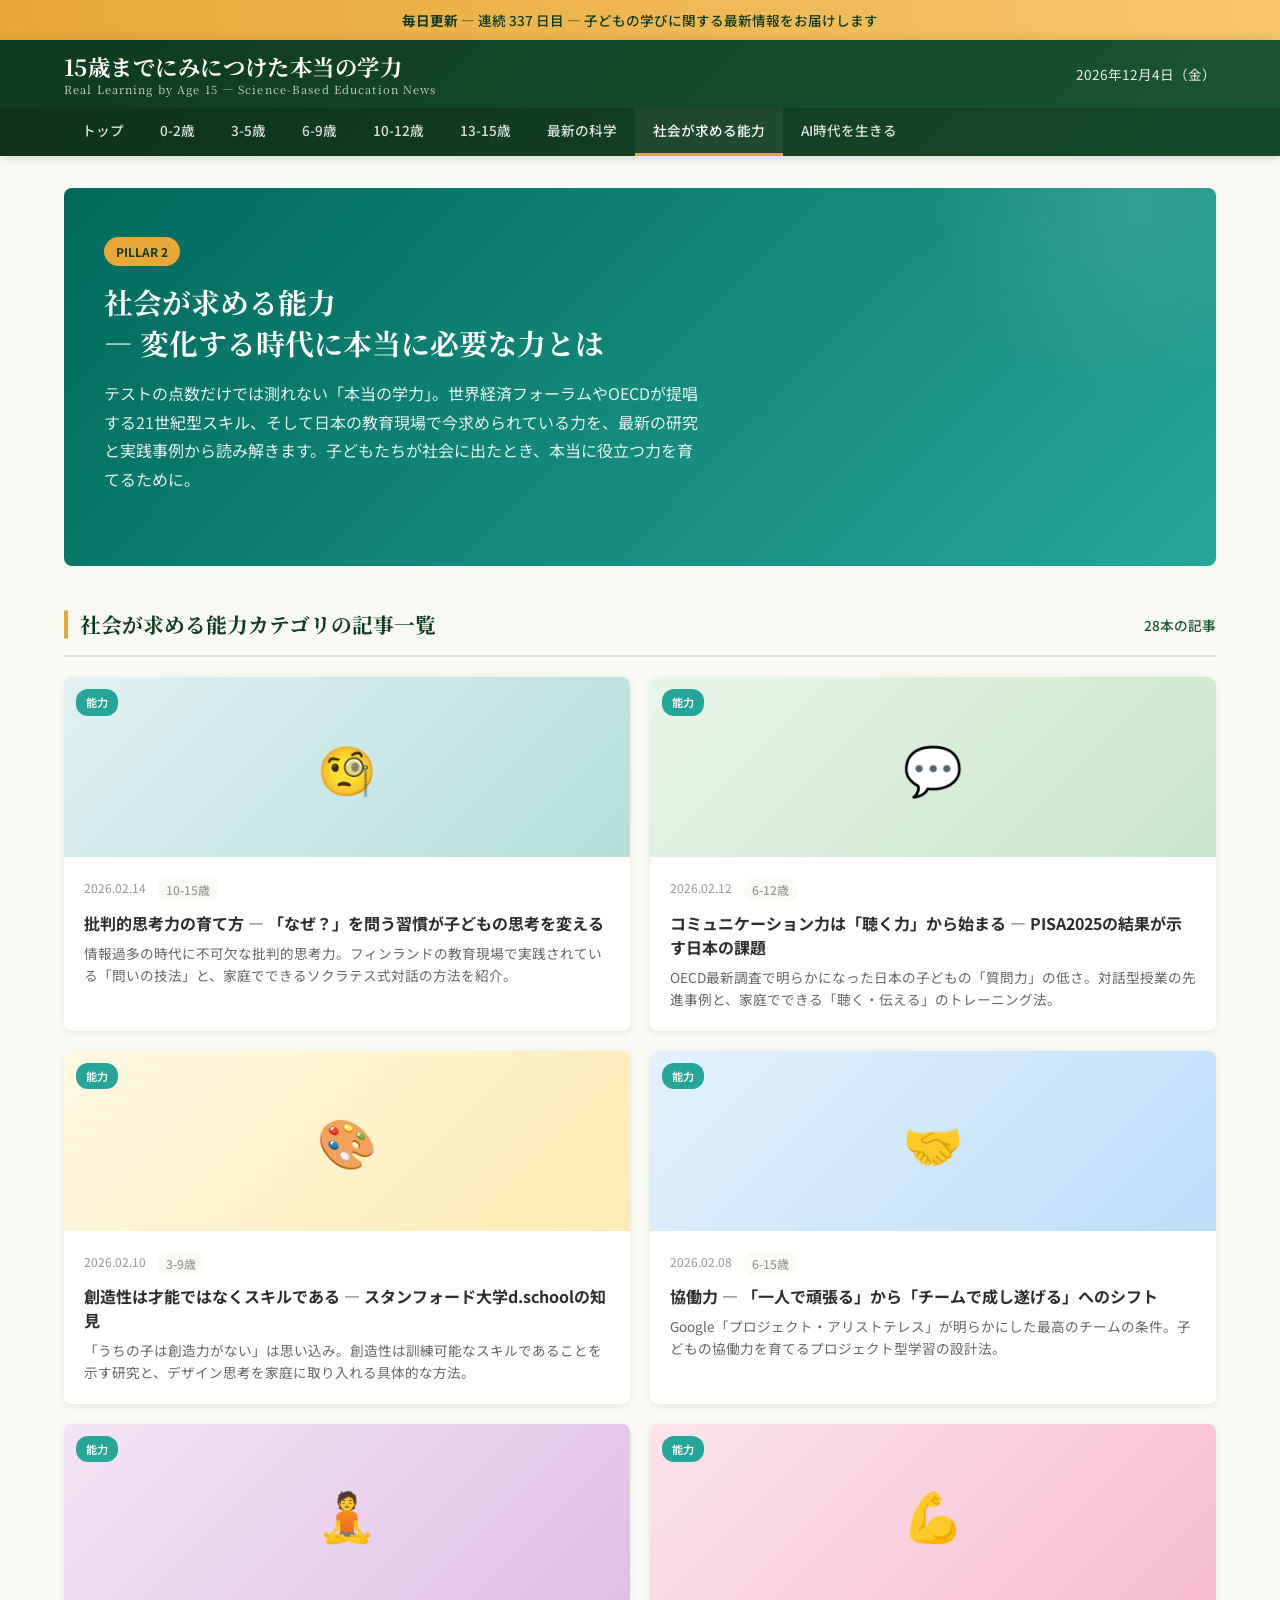
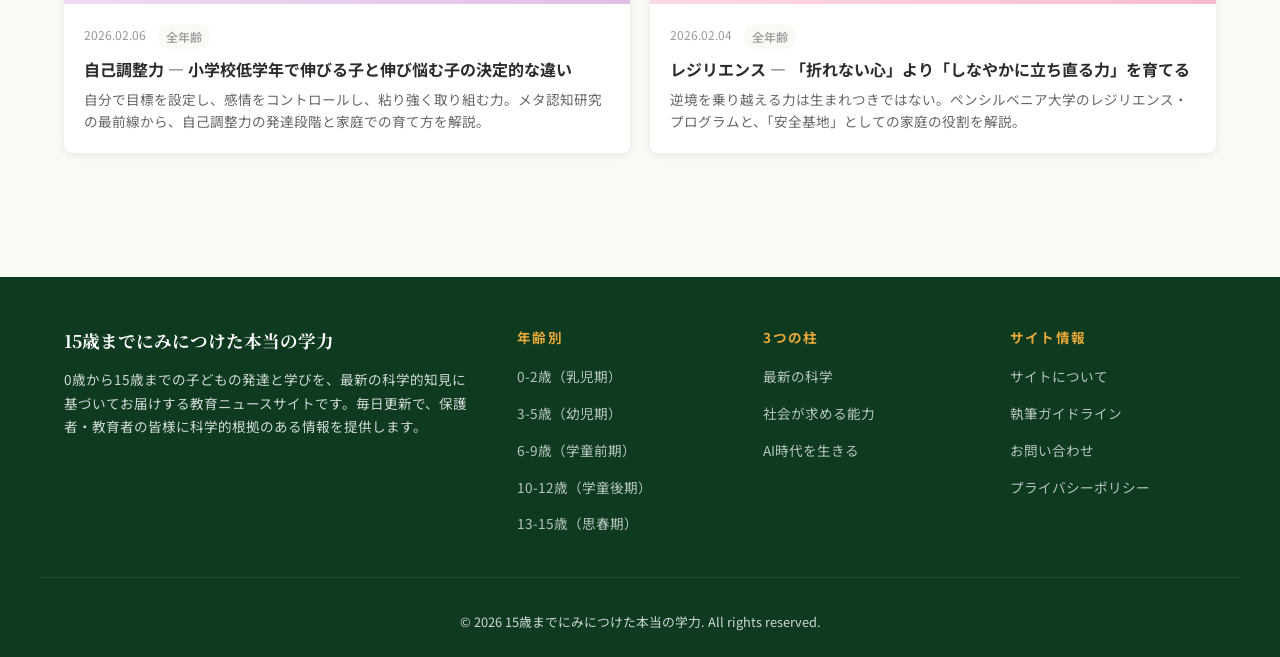
<file: articles/skills.html>
<!DOCTYPE html>
<html lang="ja">
<head>
  <meta charset="UTF-8">
  <meta name="viewport" content="width=device-width, initial-scale=1.0">
  <meta name="description" content="批判的思考力・コミュニケーション力・創造性・協働力・自己調整力・レジリエンス。変化する社会で本当に必要とされる能力を、世界の教育動向から探ります。">
  <title>社会が求める能力 | 15歳までにみにつけた本当の学力</title>
  <link rel="preconnect" href="https://fonts.googleapis.com">
  <link rel="preconnect" href="https://fonts.gstatic.com" crossorigin>
  <link href="https://fonts.googleapis.com/css2?family=Noto+Sans+JP:wght@400;500;700&family=Noto+Serif+JP:wght@400;700&display=swap" rel="stylesheet">
  <link rel="stylesheet" href="../css/style.css">
</head>
<body>

  <!-- Daily Update Bar -->
  <div class="daily-update">
    <strong>毎日更新</strong> &#8212; 連続 <span class="day-count">1</span> 日目 &#8212; 子どもの学びに関する最新情報をお届けします
  </div>

  <!-- Header -->
  <header class="site-header">
    <div class="header-top">
      <div class="site-logo">
        <h1>
          <a href="../index.html" style="color: inherit; text-decoration: none;">
            15歳までにみにつけた本当の学力
            <span>Real Learning by Age 15 &#8212; Science-Based Education News</span>
          </a>
        </h1>
      </div>
      <div class="header-date"></div>
      <button class="menu-toggle" aria-label="メニュー" aria-expanded="false">&#9776;</button>
    </div>
    <nav class="main-nav">
      <ul>
        <li><a href="../index.html">トップ</a></li>
        <li><a href="../age/0-2/index.html">0-2歳</a></li>
        <li><a href="../age/3-5/index.html">3-5歳</a></li>
        <li><a href="../age/6-9/index.html">6-9歳</a></li>
        <li><a href="../age/10-12/index.html">10-12歳</a></li>
        <li><a href="../age/13-15/index.html">13-15歳</a></li>
        <li><a href="science.html">最新の科学</a></li>
        <li><a href="skills.html" class="active">社会が求める能力</a></li>
        <li><a href="ai-era.html">AI時代を生きる</a></li>
      </ul>
    </nav>
  </header>

  <!-- Main Content -->
  <main class="main-content">
    <div class="container">

      <!-- Hero Section -->
      <section class="hero-section">
        <div class="hero-banner" style="background: linear-gradient(135deg, #00695c, #26a69a);">
          <span class="hero-tag">PILLAR 2</span>
          <h2>社会が求める能力<br>&#8212; 変化する時代に本当に必要な力とは</h2>
          <p>テストの点数だけでは測れない「本当の学力」。世界経済フォーラムやOECDが提唱する21世紀型スキル、そして日本の教育現場で今求められている力を、最新の研究と実践事例から読み解きます。子どもたちが社会に出たとき、本当に役立つ力を育てるために。</p>
        </div>
      </section>

      <!-- Articles Grid -->
      <section>
        <div class="section-header">
          <h2>社会が求める能力カテゴリの記事一覧</h2>
          <span class="more-link">28本の記事</span>
        </div>
        <div class="articles-grid">

          <article class="article-card">
            <div class="article-thumb" style="background: linear-gradient(135deg, #e0f2f1, #b2dfdb);">
              <span class="thumb-category skills">能力</span>
              &#x1F9D0;
            </div>
            <div class="article-body">
              <div class="article-meta">
                <time>2026.02.14</time>
                <span class="age-tag">10-15歳</span>
              </div>
              <h3><a href="#">批判的思考力の育て方 &#8212; 「なぜ？」を問う習慣が子どもの思考を変える</a></h3>
              <p class="excerpt">情報過多の時代に不可欠な批判的思考力。フィンランドの教育現場で実践されている「問いの技法」と、家庭でできるソクラテス式対話の方法を紹介。</p>
            </div>
          </article>

          <article class="article-card">
            <div class="article-thumb" style="background: linear-gradient(135deg, #e8f5e9, #c8e6c9);">
              <span class="thumb-category skills">能力</span>
              &#x1F4AC;
            </div>
            <div class="article-body">
              <div class="article-meta">
                <time>2026.02.12</time>
                <span class="age-tag">6-12歳</span>
              </div>
              <h3><a href="#">コミュニケーション力は「聴く力」から始まる &#8212; PISA2025の結果が示す日本の課題</a></h3>
              <p class="excerpt">OECD最新調査で明らかになった日本の子どもの「質問力」の低さ。対話型授業の先進事例と、家庭でできる「聴く・伝える」のトレーニング法。</p>
            </div>
          </article>

          <article class="article-card">
            <div class="article-thumb" style="background: linear-gradient(135deg, #fff8e1, #ffecb3);">
              <span class="thumb-category skills">能力</span>
              &#x1F3A8;
            </div>
            <div class="article-body">
              <div class="article-meta">
                <time>2026.02.10</time>
                <span class="age-tag">3-9歳</span>
              </div>
              <h3><a href="#">創造性は才能ではなくスキルである &#8212; スタンフォード大学d.schoolの知見</a></h3>
              <p class="excerpt">「うちの子は創造力がない」は思い込み。創造性は訓練可能なスキルであることを示す研究と、デザイン思考を家庭に取り入れる具体的な方法。</p>
            </div>
          </article>

          <article class="article-card">
            <div class="article-thumb" style="background: linear-gradient(135deg, #e3f2fd, #bbdefb);">
              <span class="thumb-category skills">能力</span>
              &#x1F91D;
            </div>
            <div class="article-body">
              <div class="article-meta">
                <time>2026.02.08</time>
                <span class="age-tag">6-15歳</span>
              </div>
              <h3><a href="#">協働力 &#8212; 「一人で頑張る」から「チームで成し遂げる」へのシフト</a></h3>
              <p class="excerpt">Google「プロジェクト・アリストテレス」が明らかにした最高のチームの条件。子どもの協働力を育てるプロジェクト型学習の設計法。</p>
            </div>
          </article>

          <article class="article-card">
            <div class="article-thumb" style="background: linear-gradient(135deg, #f3e5f5, #e1bee7);">
              <span class="thumb-category skills">能力</span>
              &#x1F9D8;
            </div>
            <div class="article-body">
              <div class="article-meta">
                <time>2026.02.06</time>
                <span class="age-tag">全年齢</span>
              </div>
              <h3><a href="#">自己調整力 &#8212; 小学校低学年で伸びる子と伸び悩む子の決定的な違い</a></h3>
              <p class="excerpt">自分で目標を設定し、感情をコントロールし、粘り強く取り組む力。メタ認知研究の最前線から、自己調整力の発達段階と家庭での育て方を解説。</p>
            </div>
          </article>

          <article class="article-card">
            <div class="article-thumb" style="background: linear-gradient(135deg, #fce4ec, #f8bbd0);">
              <span class="thumb-category skills">能力</span>
              &#x1F4AA;
            </div>
            <div class="article-body">
              <div class="article-meta">
                <time>2026.02.04</time>
                <span class="age-tag">全年齢</span>
              </div>
              <h3><a href="#">レジリエンス &#8212; 「折れない心」より「しなやかに立ち直る力」を育てる</a></h3>
              <p class="excerpt">逆境を乗り越える力は生まれつきではない。ペンシルベニア大学のレジリエンス・プログラムと、「安全基地」としての家庭の役割を解説。</p>
            </div>
          </article>

        </div>
      </section>

    </div>
  </main>

  <!-- Footer -->
  <footer class="site-footer">
    <div class="footer-grid">
      <div class="footer-about">
        <h3>15歳までにみにつけた本当の学力</h3>
        <p>0歳から15歳までの子どもの発達と学びを、最新の科学的知見に基づいてお届けする教育ニュースサイトです。毎日更新で、保護者・教育者の皆様に科学的根拠のある情報を提供します。</p>
      </div>
      <div class="footer-links">
        <h4>年齢別</h4>
        <ul>
          <li><a href="../age/0-2/index.html">0-2歳（乳児期）</a></li>
          <li><a href="../age/3-5/index.html">3-5歳（幼児期）</a></li>
          <li><a href="../age/6-9/index.html">6-9歳（学童前期）</a></li>
          <li><a href="../age/10-12/index.html">10-12歳（学童後期）</a></li>
          <li><a href="../age/13-15/index.html">13-15歳（思春期）</a></li>
        </ul>
      </div>
      <div class="footer-links">
        <h4>3つの柱</h4>
        <ul>
          <li><a href="science.html">最新の科学</a></li>
          <li><a href="skills.html">社会が求める能力</a></li>
          <li><a href="ai-era.html">AI時代を生きる</a></li>
        </ul>
      </div>
      <div class="footer-links">
        <h4>サイト情報</h4>
        <ul>
          <li><a href="#">サイトについて</a></li>
          <li><a href="#">執筆ガイドライン</a></li>
          <li><a href="#">お問い合わせ</a></li>
          <li><a href="#">プライバシーポリシー</a></li>
        </ul>
      </div>
    </div>
    <div class="footer-bottom">
      <p>&copy; 2026 15歳までにみにつけた本当の学力. All rights reserved.</p>
    </div>
  </footer>

  <script src="../js/main.js"></script>
</body>
</html>
</file>
<file: css/style.css>
/* ========================================
   15歳までにみにつけた本当の学力
   Education News Platform - Stylesheet
   ======================================== */

/* --- Reset & Base --- */
*, *::before, *::after {
  margin: 0;
  padding: 0;
  box-sizing: border-box;
}

:root {
  --primary: #1a5632;
  --primary-light: #2d8a4e;
  --primary-dark: #0e3a20;
  --accent: #e8a838;
  --accent-light: #f5c76b;
  --bg: #fafaf5;
  --bg-card: #ffffff;
  --text: #2c2c2c;
  --text-light: #666666;
  --text-muted: #999999;
  --border: #e0e0d8;
  --shadow: 0 2px 8px rgba(0,0,0,0.08);
  --shadow-hover: 0 4px 16px rgba(0,0,0,0.12);
  --radius: 8px;
  --font-main: "Noto Sans JP", "Hiragino Kaku Gothic ProN", "Yu Gothic", sans-serif;
  --font-heading: "Noto Serif JP", "Hiragino Mincho ProN", "Yu Mincho", serif;
  --max-width: 1200px;

  /* Age group colors */
  --age-0-2: #e57373;
  --age-3-5: #ff8a65;
  --age-6-9: #ffd54f;
  --age-10-12: #81c784;
  --age-13-15: #64b5f6;

  /* Pillar colors */
  --pillar-science: #7e57c2;
  --pillar-skills: #26a69a;
  --pillar-ai: #42a5f5;
}

html {
  font-size: 16px;
  scroll-behavior: smooth;
}

body {
  font-family: var(--font-main);
  color: var(--text);
  background: var(--bg);
  line-height: 1.8;
  -webkit-font-smoothing: antialiased;
}

a {
  color: var(--primary);
  text-decoration: none;
  transition: color 0.2s;
}

a:hover {
  color: var(--primary-light);
}

img {
  max-width: 100%;
  height: auto;
}

/* --- Header --- */
.site-header {
  background: linear-gradient(135deg, var(--primary-dark), var(--primary));
  color: #fff;
  padding: 0;
  position: sticky;
  top: 0;
  z-index: 100;
  box-shadow: 0 2px 12px rgba(0,0,0,0.15);
}

.header-top {
  max-width: var(--max-width);
  margin: 0 auto;
  padding: 12px 24px;
  display: flex;
  justify-content: space-between;
  align-items: center;
}

.site-logo {
  display: flex;
  align-items: center;
  gap: 12px;
}

.site-logo h1 {
  font-family: var(--font-heading);
  font-size: 1.4rem;
  font-weight: 700;
  letter-spacing: 0.02em;
  line-height: 1.3;
}

.site-logo h1 span {
  display: block;
  font-size: 0.7rem;
  font-weight: 400;
  opacity: 0.8;
  letter-spacing: 0.1em;
}

.header-date {
  font-size: 0.85rem;
  opacity: 0.9;
}

/* --- Navigation --- */
.main-nav {
  background: rgba(0,0,0,0.15);
}

.main-nav ul {
  max-width: var(--max-width);
  margin: 0 auto;
  padding: 0 24px;
  display: flex;
  list-style: none;
  gap: 0;
  overflow-x: auto;
}

.main-nav li a {
  display: block;
  padding: 10px 18px;
  color: rgba(255,255,255,0.85);
  font-size: 0.85rem;
  font-weight: 500;
  white-space: nowrap;
  border-bottom: 3px solid transparent;
  transition: all 0.2s;
}

.main-nav li a:hover,
.main-nav li a.active {
  color: #fff;
  border-bottom-color: var(--accent);
  background: rgba(255,255,255,0.05);
}

.nav-age { border-bottom-color: var(--accent) !important; }

/* Mobile menu toggle */
.menu-toggle {
  display: none;
  background: none;
  border: none;
  color: #fff;
  font-size: 1.5rem;
  cursor: pointer;
  padding: 8px;
}

/* --- Main Layout --- */
.container {
  max-width: var(--max-width);
  margin: 0 auto;
  padding: 0 24px;
}

.main-content {
  padding: 32px 0;
}

.content-grid {
  display: grid;
  grid-template-columns: 1fr 320px;
  gap: 32px;
}

/* --- Hero / Featured --- */
.hero-section {
  margin-bottom: 40px;
}

.hero-banner {
  background: linear-gradient(135deg, var(--primary), var(--primary-light));
  color: #fff;
  border-radius: var(--radius);
  padding: 48px 40px;
  position: relative;
  overflow: hidden;
}

.hero-banner::after {
  content: '';
  position: absolute;
  top: -50%;
  right: -10%;
  width: 400px;
  height: 400px;
  background: radial-gradient(circle, rgba(255,255,255,0.1) 0%, transparent 70%);
  border-radius: 50%;
}

.hero-tag {
  display: inline-block;
  background: var(--accent);
  color: var(--primary-dark);
  padding: 4px 12px;
  border-radius: 20px;
  font-size: 0.75rem;
  font-weight: 700;
  margin-bottom: 16px;
}

.hero-banner h2 {
  font-family: var(--font-heading);
  font-size: 1.8rem;
  line-height: 1.4;
  margin-bottom: 16px;
}

.hero-banner p {
  font-size: 1rem;
  opacity: 0.9;
  max-width: 600px;
  margin-bottom: 24px;
}

.hero-btn {
  display: inline-block;
  background: #fff;
  color: var(--primary);
  padding: 10px 28px;
  border-radius: 25px;
  font-weight: 700;
  font-size: 0.9rem;
  transition: transform 0.2s, box-shadow 0.2s;
}

.hero-btn:hover {
  transform: translateY(-2px);
  box-shadow: 0 4px 12px rgba(0,0,0,0.2);
  color: var(--primary);
}

/* --- Section Headers --- */
.section-header {
  display: flex;
  justify-content: space-between;
  align-items: center;
  margin-bottom: 20px;
  padding-bottom: 12px;
  border-bottom: 2px solid var(--border);
}

.section-header h2 {
  font-family: var(--font-heading);
  font-size: 1.3rem;
  color: var(--primary-dark);
  position: relative;
  padding-left: 16px;
}

.section-header h2::before {
  content: '';
  position: absolute;
  left: 0;
  top: 4px;
  bottom: 4px;
  width: 4px;
  background: var(--accent);
  border-radius: 2px;
}

.section-header .more-link {
  font-size: 0.85rem;
  font-weight: 500;
  color: var(--primary);
}

/* --- Three Pillars --- */
.pillars-section {
  margin-bottom: 40px;
}

.pillars-grid {
  display: grid;
  grid-template-columns: repeat(3, 1fr);
  gap: 20px;
}

.pillar-card {
  background: var(--bg-card);
  border-radius: var(--radius);
  padding: 28px 24px;
  box-shadow: var(--shadow);
  border-top: 4px solid;
  transition: transform 0.2s, box-shadow 0.2s;
  cursor: pointer;
}

.pillar-card:hover {
  transform: translateY(-4px);
  box-shadow: var(--shadow-hover);
}

.pillar-card.science { border-top-color: var(--pillar-science); }
.pillar-card.skills { border-top-color: var(--pillar-skills); }
.pillar-card.ai { border-top-color: var(--pillar-ai); }

.pillar-icon {
  font-size: 2rem;
  margin-bottom: 12px;
}

.pillar-card h3 {
  font-family: var(--font-heading);
  font-size: 1.1rem;
  margin-bottom: 8px;
}

.pillar-card p {
  font-size: 0.85rem;
  color: var(--text-light);
  line-height: 1.6;
}

.pillar-card .pillar-count {
  display: inline-block;
  margin-top: 12px;
  font-size: 0.75rem;
  color: var(--text-muted);
  background: var(--bg);
  padding: 4px 10px;
  border-radius: 12px;
}

/* --- Age Stage Navigation --- */
.age-nav-section {
  margin-bottom: 40px;
}

.age-stages {
  display: grid;
  grid-template-columns: repeat(5, 1fr);
  gap: 12px;
}

.age-card {
  background: var(--bg-card);
  border-radius: var(--radius);
  padding: 20px 16px;
  text-align: center;
  box-shadow: var(--shadow);
  border-left: 4px solid;
  transition: transform 0.2s, box-shadow 0.2s;
  cursor: pointer;
}

.age-card:hover {
  transform: translateY(-3px);
  box-shadow: var(--shadow-hover);
}

.age-card:nth-child(1) { border-left-color: var(--age-0-2); }
.age-card:nth-child(2) { border-left-color: var(--age-3-5); }
.age-card:nth-child(3) { border-left-color: var(--age-6-9); }
.age-card:nth-child(4) { border-left-color: var(--age-10-12); }
.age-card:nth-child(5) { border-left-color: var(--age-13-15); }

.age-card .age-range {
  font-family: var(--font-heading);
  font-size: 1.5rem;
  font-weight: 700;
  color: var(--primary-dark);
}

.age-card .age-range span {
  font-size: 0.8rem;
  font-weight: 400;
}

.age-card .age-label {
  font-size: 0.8rem;
  color: var(--text-light);
  margin-top: 4px;
}

.age-card .age-desc {
  font-size: 0.75rem;
  color: var(--text-muted);
  margin-top: 8px;
  line-height: 1.5;
}

/* --- Article Cards --- */
.articles-grid {
  display: grid;
  grid-template-columns: repeat(2, 1fr);
  gap: 20px;
  margin-bottom: 32px;
}

.article-card {
  background: var(--bg-card);
  border-radius: var(--radius);
  overflow: hidden;
  box-shadow: var(--shadow);
  transition: transform 0.2s, box-shadow 0.2s;
}

.article-card:hover {
  transform: translateY(-3px);
  box-shadow: var(--shadow-hover);
}

.article-thumb {
  height: 180px;
  background: linear-gradient(135deg, #e8e8e0, #d0d0c8);
  display: flex;
  align-items: center;
  justify-content: center;
  font-size: 3rem;
  position: relative;
}

.article-thumb .thumb-category {
  position: absolute;
  top: 12px;
  left: 12px;
  font-size: 0.7rem;
  padding: 3px 10px;
  border-radius: 12px;
  color: #fff;
  font-weight: 600;
}

.article-thumb .thumb-category.science { background: var(--pillar-science); }
.article-thumb .thumb-category.skills { background: var(--pillar-skills); }
.article-thumb .thumb-category.ai { background: var(--pillar-ai); }

.article-body {
  padding: 20px;
}

.article-meta {
  display: flex;
  gap: 12px;
  margin-bottom: 8px;
  font-size: 0.75rem;
  color: var(--text-muted);
}

.article-meta .age-tag {
  background: var(--bg);
  padding: 2px 8px;
  border-radius: 10px;
  font-weight: 500;
}

.article-body h3 {
  font-size: 1rem;
  line-height: 1.5;
  margin-bottom: 8px;
}

.article-body h3 a {
  color: var(--text);
}

.article-body h3 a:hover {
  color: var(--primary);
}

.article-body .excerpt {
  font-size: 0.85rem;
  color: var(--text-light);
  line-height: 1.6;
  display: -webkit-box;
  -webkit-line-clamp: 3;
  -webkit-box-orient: vertical;
  overflow: hidden;
}

/* --- Sidebar --- */
.sidebar {
  display: flex;
  flex-direction: column;
  gap: 24px;
}

.sidebar-widget {
  background: var(--bg-card);
  border-radius: var(--radius);
  padding: 24px;
  box-shadow: var(--shadow);
}

.sidebar-widget h3 {
  font-family: var(--font-heading);
  font-size: 1rem;
  margin-bottom: 16px;
  padding-bottom: 8px;
  border-bottom: 2px solid var(--border);
  color: var(--primary-dark);
}

/* Ranking */
.ranking-list {
  list-style: none;
}

.ranking-list li {
  display: flex;
  gap: 12px;
  padding: 10px 0;
  border-bottom: 1px solid var(--border);
  align-items: flex-start;
}

.ranking-list li:last-child {
  border-bottom: none;
}

.ranking-num {
  font-family: var(--font-heading);
  font-size: 1.2rem;
  font-weight: 700;
  color: var(--accent);
  min-width: 28px;
}

.ranking-list li:nth-child(1) .ranking-num { color: #e8a838; }
.ranking-list li:nth-child(2) .ranking-num { color: #aaa; }
.ranking-list li:nth-child(3) .ranking-num { color: #cd7f32; }

.ranking-list a {
  font-size: 0.85rem;
  line-height: 1.5;
  color: var(--text);
}

.ranking-list a:hover {
  color: var(--primary);
}

/* Tags */
.tag-cloud {
  display: flex;
  flex-wrap: wrap;
  gap: 8px;
}

.tag-cloud a {
  display: inline-block;
  padding: 4px 12px;
  background: var(--bg);
  border-radius: 15px;
  font-size: 0.8rem;
  color: var(--text-light);
  transition: all 0.2s;
}

.tag-cloud a:hover {
  background: var(--primary);
  color: #fff;
}

/* Today's science */
.today-science {
  background: linear-gradient(135deg, #f3e5f5, #ede7f6);
  border-left: 4px solid var(--pillar-science);
}

.today-science .science-fact {
  font-size: 0.9rem;
  line-height: 1.7;
  color: var(--text);
}

.today-science .science-source {
  font-size: 0.75rem;
  color: var(--text-muted);
  margin-top: 8px;
}

/* --- Daily Update Banner --- */
.daily-update {
  background: linear-gradient(90deg, var(--accent), var(--accent-light));
  color: var(--primary-dark);
  text-align: center;
  padding: 8px 24px;
  font-size: 0.85rem;
  font-weight: 500;
}

.daily-update strong {
  font-weight: 700;
}

/* --- Footer --- */
.site-footer {
  background: var(--primary-dark);
  color: rgba(255,255,255,0.8);
  padding: 48px 0 24px;
  margin-top: 60px;
}

.footer-grid {
  display: grid;
  grid-template-columns: 2fr 1fr 1fr 1fr;
  gap: 40px;
  max-width: var(--max-width);
  margin: 0 auto;
  padding: 0 24px;
}

.footer-about h3 {
  font-family: var(--font-heading);
  font-size: 1.1rem;
  color: #fff;
  margin-bottom: 12px;
}

.footer-about p {
  font-size: 0.85rem;
  line-height: 1.7;
}

.footer-links h4 {
  font-size: 0.85rem;
  color: var(--accent);
  margin-bottom: 12px;
  text-transform: uppercase;
  letter-spacing: 0.1em;
}

.footer-links ul {
  list-style: none;
}

.footer-links li {
  margin-bottom: 8px;
}

.footer-links a {
  color: rgba(255,255,255,0.7);
  font-size: 0.85rem;
}

.footer-links a:hover {
  color: #fff;
}

.footer-bottom {
  text-align: center;
  padding-top: 32px;
  margin-top: 32px;
  border-top: 1px solid rgba(255,255,255,0.1);
  font-size: 0.8rem;
  max-width: var(--max-width);
  margin-left: auto;
  margin-right: auto;
  padding-left: 24px;
  padding-right: 24px;
}

/* --- Responsive --- */
@media (max-width: 1024px) {
  .content-grid {
    grid-template-columns: 1fr;
  }

  .sidebar {
    display: grid;
    grid-template-columns: repeat(2, 1fr);
  }
}

@media (max-width: 768px) {
  html { font-size: 15px; }

  .header-top {
    padding: 10px 16px;
  }

  .site-logo h1 {
    font-size: 1.1rem;
  }

  .menu-toggle {
    display: block;
  }

  .main-nav ul {
    display: none;
    flex-direction: column;
    padding: 0;
  }

  .main-nav.open ul {
    display: flex;
  }

  .main-nav li a {
    padding: 12px 24px;
    border-bottom: none;
    border-left: 3px solid transparent;
  }

  .hero-banner {
    padding: 32px 24px;
  }

  .hero-banner h2 {
    font-size: 1.4rem;
  }

  .pillars-grid {
    grid-template-columns: 1fr;
  }

  .age-stages {
    grid-template-columns: repeat(3, 1fr);
  }

  .articles-grid {
    grid-template-columns: 1fr;
  }

  .sidebar {
    grid-template-columns: 1fr;
  }

  .footer-grid {
    grid-template-columns: 1fr 1fr;
    gap: 24px;
  }
}

@media (max-width: 480px) {
  .age-stages {
    grid-template-columns: repeat(2, 1fr);
  }

  .footer-grid {
    grid-template-columns: 1fr;
  }
}

/* --- Article Page --- */
.article-page {
  max-width: 760px;
  margin: 0 auto;
  padding: 32px 24px;
}

.article-page .article-header {
  margin-bottom: 32px;
}

.article-page .article-category {
  display: inline-block;
  padding: 4px 14px;
  border-radius: 15px;
  font-size: 0.75rem;
  font-weight: 600;
  color: #fff;
  margin-bottom: 12px;
}

.article-page h1 {
  font-family: var(--font-heading);
  font-size: 1.8rem;
  line-height: 1.5;
  margin-bottom: 16px;
}

.article-page .article-info {
  display: flex;
  gap: 16px;
  font-size: 0.85rem;
  color: var(--text-muted);
  flex-wrap: wrap;
}

.article-page .article-content {
  font-size: 1rem;
  line-height: 2;
}

.article-page .article-content h2 {
  font-family: var(--font-heading);
  font-size: 1.3rem;
  margin: 40px 0 16px;
  padding-left: 16px;
  border-left: 4px solid var(--accent);
}

.article-page .article-content h3 {
  font-size: 1.1rem;
  margin: 32px 0 12px;
}

.article-page .article-content p {
  margin-bottom: 20px;
}

.article-page .article-content blockquote {
  background: var(--bg);
  border-left: 4px solid var(--primary);
  padding: 20px 24px;
  margin: 24px 0;
  border-radius: 0 var(--radius) var(--radius) 0;
}

.article-page .key-points {
  background: linear-gradient(135deg, #e8f5e9, #f1f8e9);
  border-radius: var(--radius);
  padding: 24px;
  margin: 32px 0;
}

.article-page .key-points h3 {
  margin: 0 0 12px;
  color: var(--primary-dark);
}

.article-page .key-points ul {
  padding-left: 20px;
}

.article-page .key-points li {
  margin-bottom: 8px;
  line-height: 1.7;
}

/* --- Loading Animation --- */
@keyframes fadeIn {
  from { opacity: 0; transform: translateY(10px); }
  to { opacity: 1; transform: translateY(0); }
}

.animate-in {
  animation: fadeIn 0.5s ease forwards;
}

.animate-in:nth-child(2) { animation-delay: 0.1s; }
.animate-in:nth-child(3) { animation-delay: 0.2s; }
.animate-in:nth-child(4) { animation-delay: 0.3s; }
.animate-in:nth-child(5) { animation-delay: 0.4s; }
</file>
